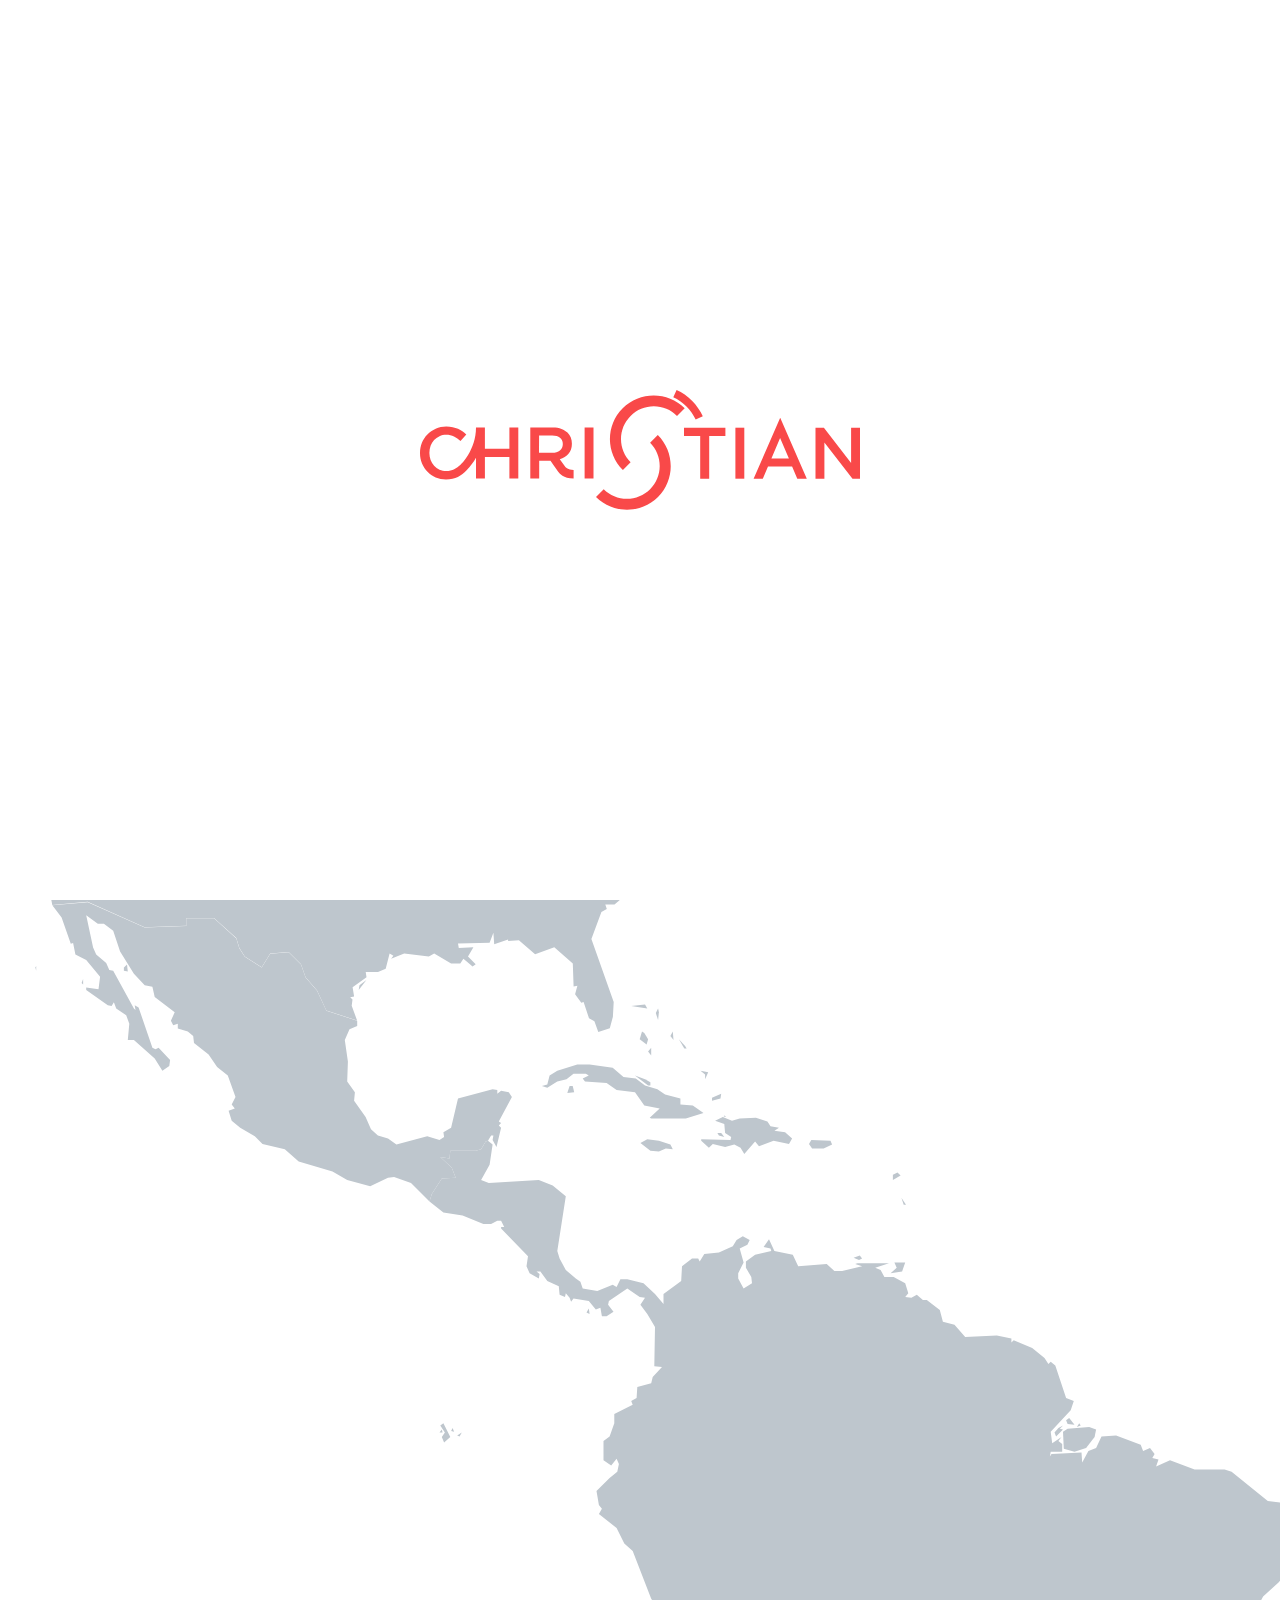
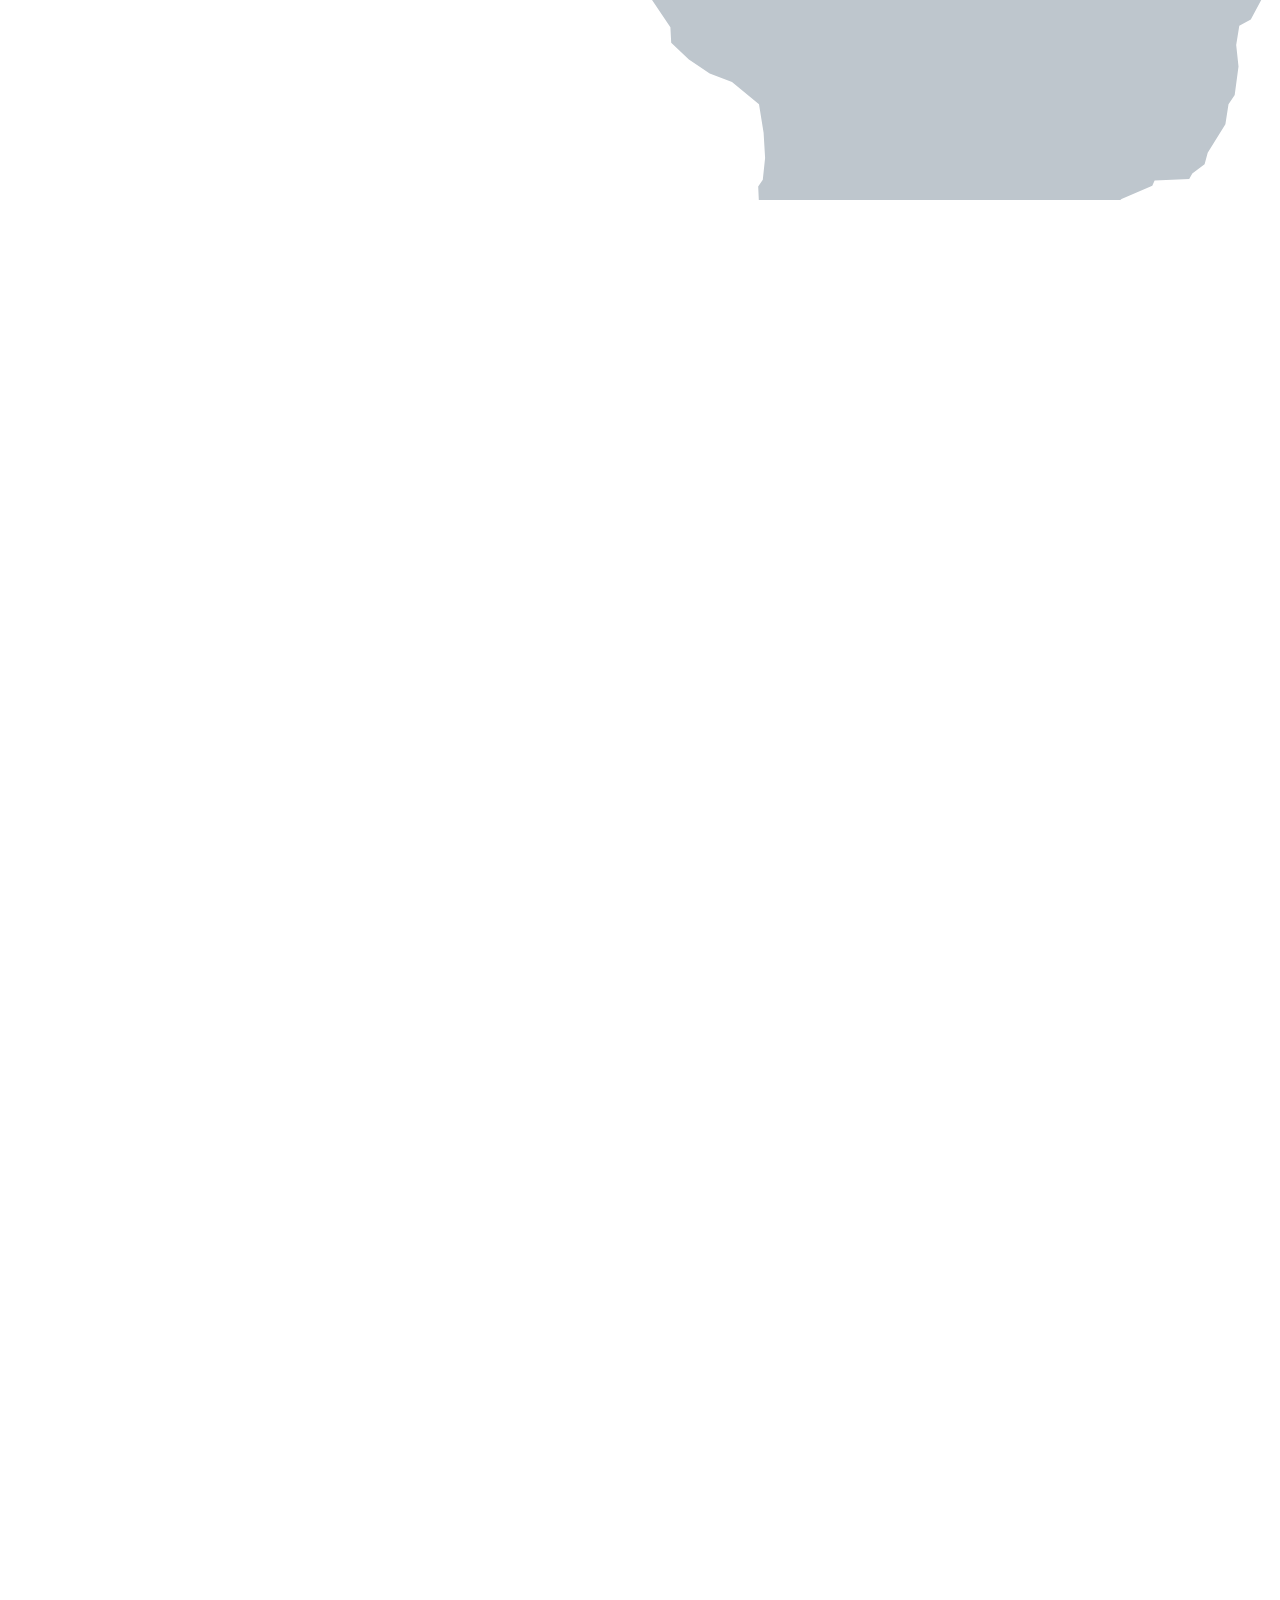
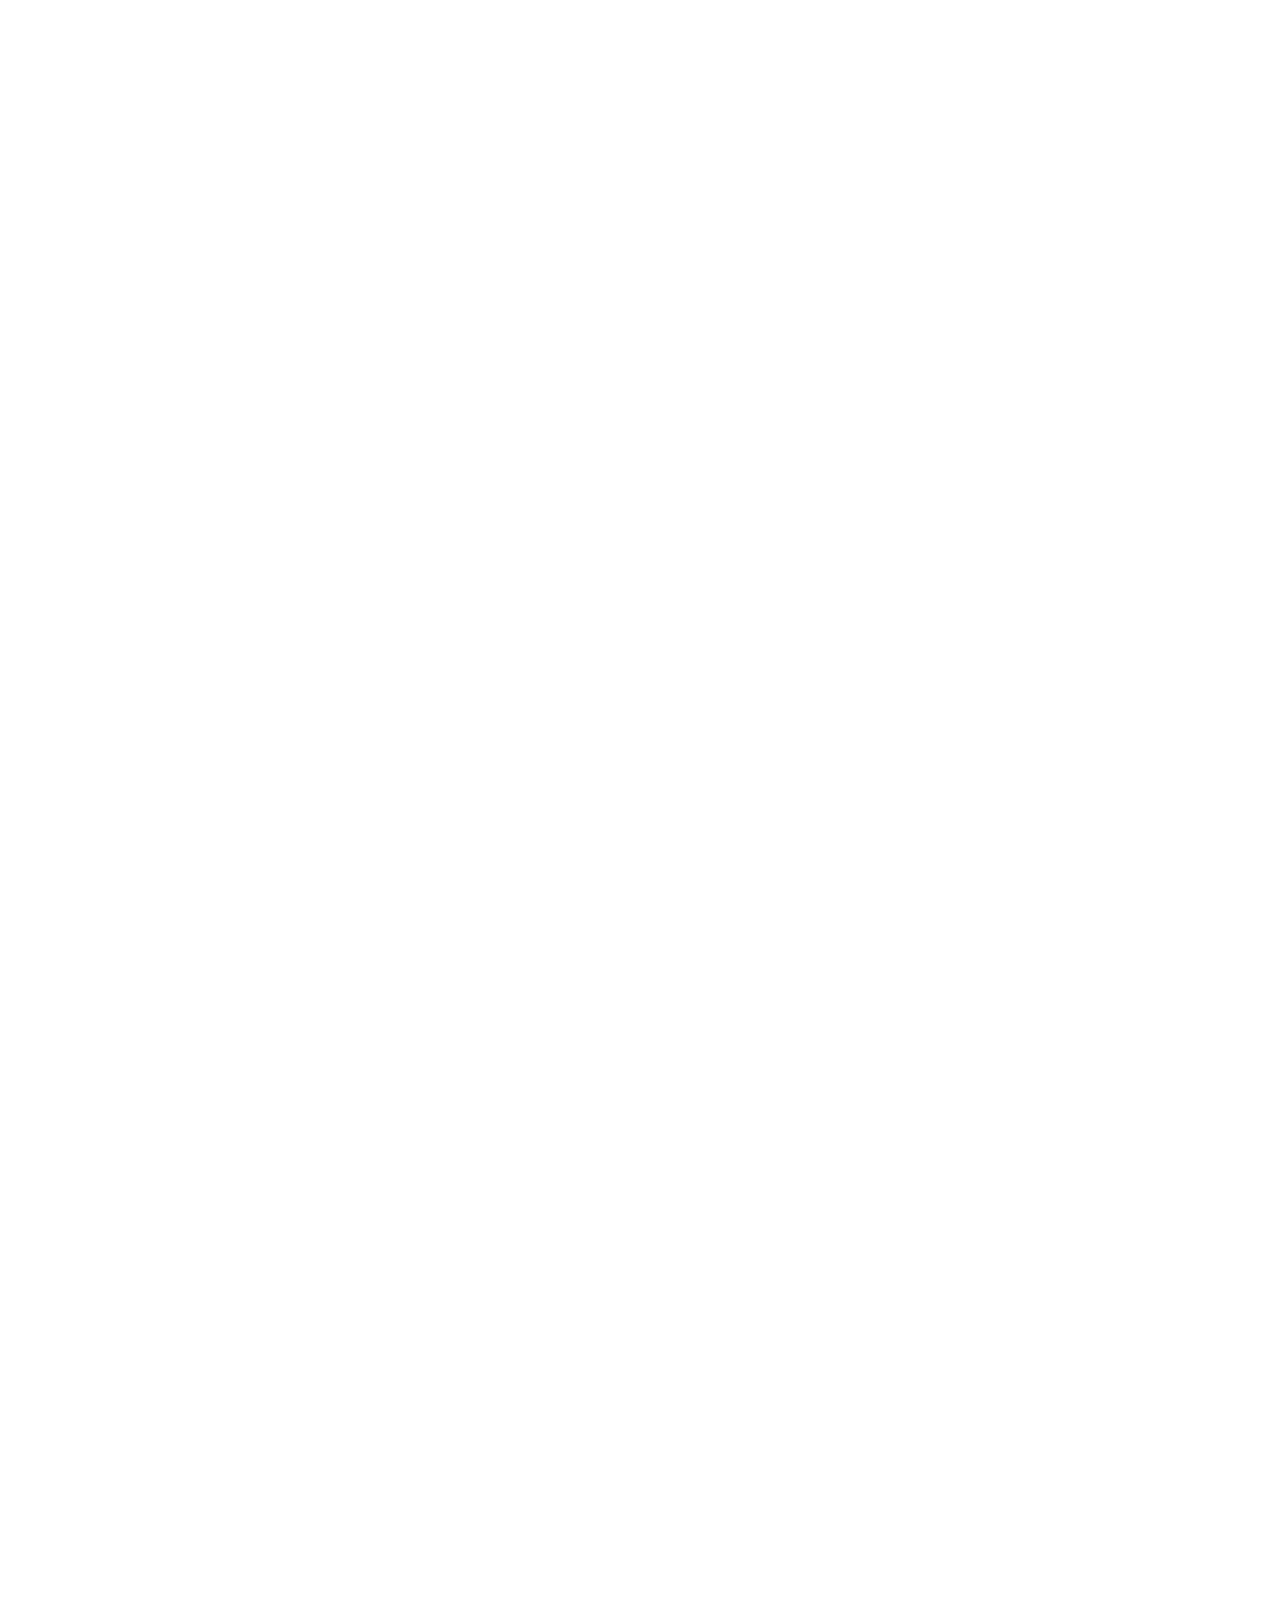
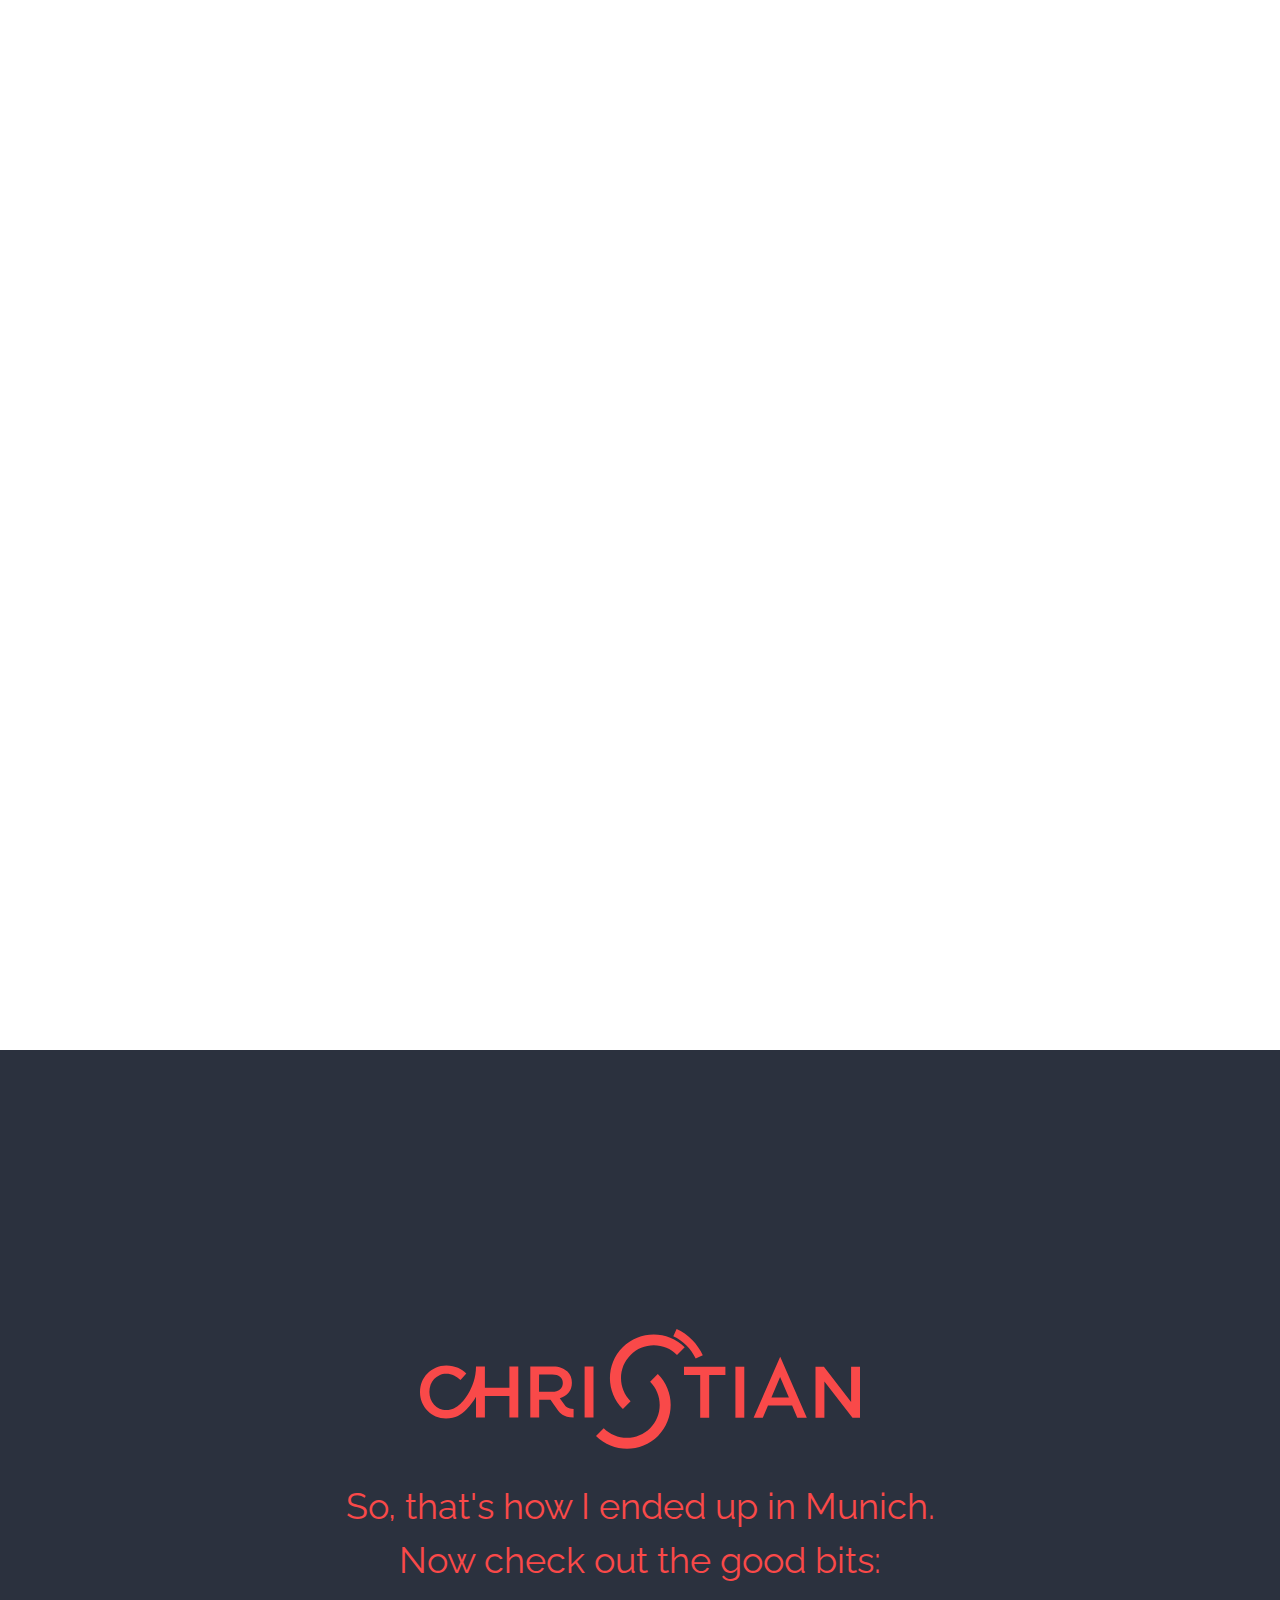
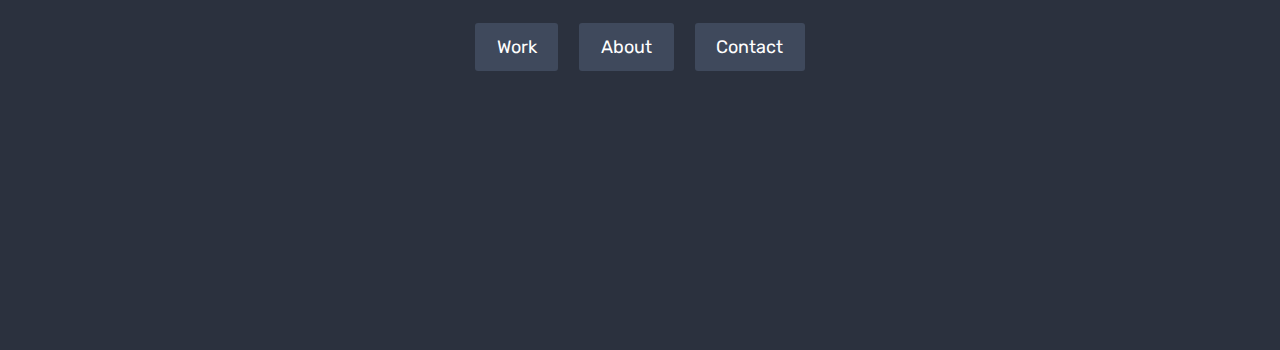
<file: index.html>
<!DOCTYPE html>
<html>
	<head>
		<meta charset="UTF-8">
		<meta name="viewport" content="initial scale=1, width=device-width, minimum-scale=1, maximum-scale=1">
		<link rel="icon" href="/img/favicon.png" />
		<title>Christian Cerda Österlind</title>
		
		<link rel="stylesheet" href="/styles/css/main.css">
		<link rel="stylesheet" href="/styles/css/animate.css">
		<link rel="stylesheet" href="/ionicons/ionicons.min.css">
	</head>
<body>
	
	<div class="wrapper">
		
		<nav class="navigation" role="navigation">
			<div class="burger">
				<span></span>
			</div>
			<div class="logo">
				<svg class="svg-logo" xmlns="http://www.w3.org/2000/svg" xmlns:xlink="http://www.w3.org/1999/xlink" version="1.1" id="Layer_1" x="0" y="0" width="440" height="120" viewBox="0 0 440 120" enable-background="new 0 0 440 120" xml:space="preserve">
					<path class="letter" d="M164.6 37.5h8.9v51h-8.9V37.5z"/>
					<path class="letter" d="M145.4 77.1l-4.9-6.8 -0.7-1.1c1.8-0.5 3.4-1.2 4.9-2.1s2.8-2 3.8-3.3c1.1-1.3 1.9-2.8 2.5-4.4 0.6-1.7 0.9-3.6 0.9-5.6v-0.1c0-2.2-0.4-4.3-1.1-6.1 -0.7-1.8-1.8-3.5-3.1-4.9 -1.7-1.6-3.7-2.9-6.2-3.8 -2.5-0.9-5.3-1.3-8.5-1.3h-22.7v51h8.9V70.7h11.3l3.1 4.5 4.8 6.7c0.8 1.1 5 6.6 15.2 6.6V80C147.9 80 145.7 77.5 145.4 77.1zM119.1 45.6h13.1c3.4 0 6 0.7 7.8 2.2 1.9 1.4 2.8 3.5 2.8 6.3v0.1c0 2.6-1 4.7-2.9 6.3 -1.9 1.5-4.5 2.3-7.7 2.3H119L119.1 45.6 119.1 45.6z"/>
					<path class="letter" d="M89.4 37.5v21.2H64.9V37.5H56c0 22.5-15.2 37-15.2 37 -2.2 2-4.4 3.6-6.6 4.8s-4.9 1.8-8 1.8c-2.4 0-4.6-0.5-6.7-1.4 -2.1-0.9-3.9-2.2-5.4-3.9s-2.7-3.6-3.5-5.8c-0.8-2.2-1.2-4.5-1.2-7v-0.2c0-2.5 0.4-4.8 1.2-7 0.8-2.2 2-4.1 3.5-5.7 1.5-1.7 3.3-3 5.4-3.9 2-0.9 4.3-1.4 6.7-1.4 2.9 0 5.5 0.5 7.8 1.7s4.5 2.7 6.5 4.6l5.8-6.6c-1.3-1.2-2.5-2.2-3.9-3.2 -1.3-1-2.8-1.8-4.4-2.5s-3.4-1.2-5.3-1.6c-1.9-0.4-4.1-0.6-6.4-0.6 -3.8 0-7.4 0.7-10.6 2.1 -3.2 1.4-6 3.3-8.3 5.7 -2.4 2.4-4.2 5.2-5.5 8.4C0.6 55.9 0 59.4 0 63v0.2c0 3.7 0.7 7.1 2 10.3 1.4 3.2 3.2 5.9 5.5 8.3 2.3 2.4 5 4.2 8.2 5.6 3.1 1.3 6.6 2 10.3 2 2.4 0 4.6-0.2 6.5-0.7 1.9-0.4 3.7-1 5.4-1.8 1.6-0.8 3.2-1.7 4.6-2.8 1.4-1.1 2.8-2.4 4.1-3.8 3.9-4.1 7-8.4 9.4-12.6v20.8h8.9V67h24.5v21.5h8.9v-51H89.4z"/>
					<path class="letter" d="M280.2 46H264v-8.3h41.4V46h-16.2v42.7h-9L280.2 46 280.2 46z"/>
					<path class="letter" d="M315.4 37.7h8.9v51h-8.9V37.7z"/>
					<path class="letter" d="M360.2 27.8l-26.6 60.9h9.2l5.2-12.3h24.1l5.2 12.3h9.5L360.2 27.8zM351.4 68.5l8.7-20.4 8.8 20.4H351.4z"/>
					<path class="letter" d="M395.6 37.7h8.3L431.1 73V37.7h8.9v51h-7.5l-28.1-36.3v36.3h-8.9v-51H395.6z"/>
					<path class="letter" d="M202.9 80l7.7-7.7c-6.2-6.2-9.6-14.5-9.6-23.2 0-8.8 3.4-17 9.6-23.2s14.5-9.6 23.2-9.6c8.8 0 17 3.4 23.2 9.6l7.7-7.7c-17.1-17.1-44.9-17.1-62 0S185.8 62.9 202.9 80z"/>
					<path class="letter" d="M237.8 45.1l-7.7 7.7c6.2 6.2 9.6 14.5 9.6 23.2 0 8.8-3.4 17-9.6 23.2 -6.2 6.2-14.5 9.6-23.2 9.6 -8.8 0-17-3.4-23.2-9.6l-7.7 7.7c17.1 17.1 44.9 17.1 62 0S254.9 62.2 237.8 45.1z"/>
					<path class="letter" d="M256.6 0.1l-3.3 7.1c4.8 2.2 9.3 5.3 13.2 9.2s7 8.4 9.2 13.2l7.1-3.3c-2.6-5.6-6.2-10.9-10.8-15.5C267.5 6.3 262.2 2.6 256.6 0.1z"/>
				</svg>
			</div>
			<ul>
				<li><a href="/work/">Work</a></li>
				<li><a href="/about/">About</a></li>
				<li><a href="/contact/">Contact</a></li>
			</ul>
		</nav>
		
		<header id="header" role="banner">
			
			<div class="staroftheshow">
				<h1>
					<span>Hi, my name is</span>
					<span class="logo">
						Christian Cerda Österlind.
						
						<svg class="svg-logo" version="1.1" id="Layer_1" xmlns="http://www.w3.org/2000/svg" xmlns:xlink="http://www.w3.org/1999/xlink" x="0px" y="0px" viewBox="0 0 440 120" enable-background="new 0 0 440 120" xml:space="preserve">
							<g class="left-half">
								<path class="letter" d="M164.6,37.5h8.9v51h-8.9V37.5z"/>
								<path class="letter" d="M145.4,77.1l-4.9-6.8l-0.7-1.1c1.8-0.5,3.4-1.2,4.9-2.1s2.8-2,3.8-3.3c1.1-1.3,1.9-2.8,2.5-4.4
									c0.6-1.7,0.9-3.6,0.9-5.6v-0.1c0-2.2-0.4-4.3-1.1-6.1c-0.7-1.8-1.8-3.5-3.1-4.9c-1.7-1.6-3.7-2.9-6.2-3.8
									c-2.5-0.9-5.3-1.3-8.5-1.3h-22.7v51h8.9V70.7h11.3l3.1,4.5l4.8,6.7c0.8,1.1,5,6.6,15.2,6.6V80C147.9,80,145.7,77.5,145.4,77.1z
									 M119.1,45.6h13.1c3.4,0,6,0.7,7.8,2.2c1.9,1.4,2.8,3.5,2.8,6.3v0.1c0,2.6-1,4.7-2.9,6.3c-1.9,1.5-4.5,2.3-7.7,2.3H119L119.1,45.6
									L119.1,45.6z"/>
								<path class="letter" d="M89.4,37.5v21.2H64.9V37.5H56c0,22.5-15.2,37-15.2,37c-2.2,2-4.4,3.6-6.6,4.8s-4.9,1.8-8,1.8
									c-2.4,0-4.6-0.5-6.7-1.4c-2.1-0.9-3.9-2.2-5.4-3.9s-2.7-3.6-3.5-5.8c-0.8-2.2-1.2-4.5-1.2-7v-0.2c0-2.5,0.4-4.8,1.2-7
									c0.8-2.2,2-4.1,3.5-5.7c1.5-1.7,3.3-3,5.4-3.9c2-0.9,4.3-1.4,6.7-1.4c2.9,0,5.5,0.5,7.8,1.7s4.5,2.7,6.5,4.6l5.8-6.6
									c-1.3-1.2-2.5-2.2-3.9-3.2c-1.3-1-2.8-1.8-4.4-2.5s-3.4-1.2-5.3-1.6c-1.9-0.4-4.1-0.6-6.4-0.6c-3.8,0-7.4,0.7-10.6,2.1
									c-3.2,1.4-6,3.3-8.3,5.7c-2.4,2.4-4.2,5.2-5.5,8.4C0.6,55.9,0,59.4,0,63v0.2c0,3.7,0.7,7.1,2,10.3c1.4,3.2,3.2,5.9,5.5,8.3
									c2.3,2.4,5,4.2,8.2,5.6c3.1,1.3,6.6,2,10.3,2c2.4,0,4.6-0.2,6.5-0.7c1.9-0.4,3.7-1,5.4-1.8c1.6-0.8,3.2-1.7,4.6-2.8
									c1.4-1.1,2.8-2.4,4.1-3.8c3.9-4.1,7-8.4,9.4-12.6v20.8h8.9V67h24.5v21.5h8.9v-51H89.4z"/>
							</g>
							<g class="right-half">
								<path class="letter" d="M280.2,46H264v-8.3h41.4V46h-16.2v42.7h-9L280.2,46L280.2,46z"/>
								<path class="letter" d="M315.4,37.7h8.9v51h-8.9V37.7z"/>
								<path class="letter" d="M395.6,37.7h8.3L431.1,73V37.7h8.9v51h-7.5l-28.1-36.3v36.3h-8.9v-51H395.6z"/>
								<path class="letter" d="M364.4,37.3l-4.2-9.5l-26.6,60.9h9.2l5.2-12.3h24.1l5.2,12.3h9.5L364.4,37.3z M351.4,68.5l8.7-20.4
									l8.8,20.4H351.4z"/>
							</g>
							<g class="the-s">
								<path class="letter c1" d="M202.7,18.2c-17.1,17.1-16.9,44.7,0.2,61.8l7.7-7.7c-6.2-6.2-9.6-14.5-9.6-23.2c0-8.8,3.4-17,9.6-23.2
									c6.2-6.2,14.5-9.6,23.2-9.6c8.8,0,17,3.4,23.2,9.6l7.7-7.7C247.6,1.1,219.8,1.1,202.7,18.2z"/>
								<path class="letter c2" d="M230.1,52.8c6.2,6.2,9.6,14.5,9.6,23.2c0,8.8-3.4,17-9.6,23.2c-6.2,6.2-14.5,9.6-23.2,9.6
									c-8.8,0-17-3.4-23.2-9.6l-7.7,7.7c17.1,17.1,44.9,17.1,62,0c17.1-17.1,16.9-44.7-0.2-61.8L230.1,52.8z"/>
								<path class="letter hat" d="M272,10.8c-4.5-4.5-9.8-8.2-15.4-10.7l-3.3,7.1c4.8,2.2,9.3,5.3,13.2,9.2c3.9,3.9,7,8.4,9.2,13.2l7.1-3.3
									C280.2,20.7,276.6,15.4,272,10.8z"/>
							</g>
						</svg>
						
					</span> 
					<span>I'm a web designer<br>& front-end developer</span>
				</h1>
			</div>
			
			<div class="invitation">
				<p>Like everybody else, I am a product of my past.</p>
				<div class="calltoaction">
					<a href="#cuernavaca" class="btn">Check out my brief history</a>
				</div>
			</div>
			
		</header>
		
		<main id="main">

			<div class="map fixed">
<!-- 			<div class="map open"> -->
				<div class="locator active">
<!-- 				<div class="locator active open norrkoping"> -->
					
					<div class="morph-content">
						<div class="cuernavaca">
							<div class="header">
								<p class="years">1989-2008</p>
								<h2>Cuernavaca, Mexico</h2>
							</div>
							<div class="location-info">
								<p>My journey begins here, the land of beautiful beaches, pyramids, tacos and mariachi.</p>

								<p>My mom came from Sweden, met my dad and the rest is history...</p>

								<p>I grew up here and chose <strong>Design and Architecture</strong> as an orientation in high school. From here I applied to University in Sweden.</p>
							</div>
							<div class="location-footer">
								<a href="#norrkoping" role="button" class="btn next-location">Continue</a>
							</div>
						</div>
						
						<div class="norrkoping">
							<div class="header">
								<p class="years">2008-2011</p>
								<h2>Norrköping, Sweden</h2>
							</div>
							<div class="location-info">
								<p>3 years of University life were spent here. Studying <a href="https://liu.se/utbildning/program/grafiskdesign?l=sv" target="_blank">Graphic Design & Communication <i class="ion-android-open"></i></a> at Linköping University and identifying a particular interest in web and interaction design, which I harvested during my studies by applying for volunteer jobs in the student union (Lintek) and other student volunteer posts around campus (more about them in <a href="/cv/">my CV</a>).</p>

								<p>Good times!</p>
							</div>
							<div class="location-footer">
								<a href="#stockholm" role="button" class="btn next-location">Continue</a>
							</div>
						</div>
						
						<div class="stockholm">
							<div class="header">
								<p class="years">2011-2013</p>
								<h2>Stockholm, Sweden</h2>
							</div>
							<div class="location-info">
								<p>I was lucky enough to land my first job right out of University as the head designer at <a href="http://occident.se/" target="_blank">Occident <i class="ion-android-open"></i></a>, where I’ve even improved my front-end, web design, and programming skills as well as project management and client contant.</p>

								<p>Our clients are in the healthcare and pharmaceutical business which has been very interesting for me, contact me if you wish to see some of the work I've done in this area.</p>
							</div>
							<div class="location-footer">
								<a href="#uppsala" role="button" class="btn next-location">Continue</a>
							</div>
						</div>
						
						<div class="uppsala">
							<div class="header">
								<p class="years">2013-2016</p>
								<h2>Uppsala, Sweden</h2>
							</div>
							<div class="location-info">
								<p>I won't lie. Finding a good living arrangement in Stockholm is hard.</p>
								<p>That is why I live and commute from Uppsala. Also, the fact that it is a student city is nice and nostalgic.</p>
							</div>
							<div class="location-footer">
								<a href="#munich" role="button" class="btn next-location">Continue</a>
							</div>
						</div>
						
						<div class="munich">
							<div class="header">
								<p class="years">2016</p>
								<h2>München, Deutschland</h2>
							</div>
							<div class="location-info">
								<p>It is time for a new adventure and learning a new language is definitely interesting.</p>
								<p>I've been to Munich a few times and really liked the culture and atmosphere.</p>
								<p>I'm currently learning German at a language school in the city <i class="ion-happy-outline"></i></p>
							</div>
							<div class="location-footer">
								<a href="#footer" role="button" class="btn next-location">Learn more</a>
							</div>
						</div>
					</div>
				</div>
				<canvas id="canvas" style="width: 100%;">
				
					
				</canvas>
			</div> <!-- END map -->
			
			<div class="scroll-target" id="cuernavaca"></div>
			<div class="scroll-target" id="norrkoping"></div>
			<div class="scroll-target" id="stockholm"></div>
			<div class="scroll-target" id="uppsala"></div>
			<div class="scroll-target" id="munich"></div>
			
		</main>
		
		<footer id="footer" class="footer index-footer">
			
			<div class="logo">
				<svg class="svg-logo" xmlns="http://www.w3.org/2000/svg" xmlns:xlink="http://www.w3.org/1999/xlink" version="1.1" id="Layer_1" x="0" y="0" width="440" height="120" viewBox="0 0 440 120" enable-background="new 0 0 440 120" xml:space="preserve">
					<path class="letter" d="M164.6 37.5h8.9v51h-8.9V37.5z"/>
					<path class="letter" d="M145.4 77.1l-4.9-6.8 -0.7-1.1c1.8-0.5 3.4-1.2 4.9-2.1s2.8-2 3.8-3.3c1.1-1.3 1.9-2.8 2.5-4.4 0.6-1.7 0.9-3.6 0.9-5.6v-0.1c0-2.2-0.4-4.3-1.1-6.1 -0.7-1.8-1.8-3.5-3.1-4.9 -1.7-1.6-3.7-2.9-6.2-3.8 -2.5-0.9-5.3-1.3-8.5-1.3h-22.7v51h8.9V70.7h11.3l3.1 4.5 4.8 6.7c0.8 1.1 5 6.6 15.2 6.6V80C147.9 80 145.7 77.5 145.4 77.1zM119.1 45.6h13.1c3.4 0 6 0.7 7.8 2.2 1.9 1.4 2.8 3.5 2.8 6.3v0.1c0 2.6-1 4.7-2.9 6.3 -1.9 1.5-4.5 2.3-7.7 2.3H119L119.1 45.6 119.1 45.6z"/>
					<path class="letter" d="M89.4 37.5v21.2H64.9V37.5H56c0 22.5-15.2 37-15.2 37 -2.2 2-4.4 3.6-6.6 4.8s-4.9 1.8-8 1.8c-2.4 0-4.6-0.5-6.7-1.4 -2.1-0.9-3.9-2.2-5.4-3.9s-2.7-3.6-3.5-5.8c-0.8-2.2-1.2-4.5-1.2-7v-0.2c0-2.5 0.4-4.8 1.2-7 0.8-2.2 2-4.1 3.5-5.7 1.5-1.7 3.3-3 5.4-3.9 2-0.9 4.3-1.4 6.7-1.4 2.9 0 5.5 0.5 7.8 1.7s4.5 2.7 6.5 4.6l5.8-6.6c-1.3-1.2-2.5-2.2-3.9-3.2 -1.3-1-2.8-1.8-4.4-2.5s-3.4-1.2-5.3-1.6c-1.9-0.4-4.1-0.6-6.4-0.6 -3.8 0-7.4 0.7-10.6 2.1 -3.2 1.4-6 3.3-8.3 5.7 -2.4 2.4-4.2 5.2-5.5 8.4C0.6 55.9 0 59.4 0 63v0.2c0 3.7 0.7 7.1 2 10.3 1.4 3.2 3.2 5.9 5.5 8.3 2.3 2.4 5 4.2 8.2 5.6 3.1 1.3 6.6 2 10.3 2 2.4 0 4.6-0.2 6.5-0.7 1.9-0.4 3.7-1 5.4-1.8 1.6-0.8 3.2-1.7 4.6-2.8 1.4-1.1 2.8-2.4 4.1-3.8 3.9-4.1 7-8.4 9.4-12.6v20.8h8.9V67h24.5v21.5h8.9v-51H89.4z"/>
					<path class="letter" d="M280.2 46H264v-8.3h41.4V46h-16.2v42.7h-9L280.2 46 280.2 46z"/>
					<path class="letter" d="M315.4 37.7h8.9v51h-8.9V37.7z"/>
					<path class="letter" d="M360.2 27.8l-26.6 60.9h9.2l5.2-12.3h24.1l5.2 12.3h9.5L360.2 27.8zM351.4 68.5l8.7-20.4 8.8 20.4H351.4z"/>
					<path class="letter" d="M395.6 37.7h8.3L431.1 73V37.7h8.9v51h-7.5l-28.1-36.3v36.3h-8.9v-51H395.6z"/>
					<path class="letter" d="M202.9 80l7.7-7.7c-6.2-6.2-9.6-14.5-9.6-23.2 0-8.8 3.4-17 9.6-23.2s14.5-9.6 23.2-9.6c8.8 0 17 3.4 23.2 9.6l7.7-7.7c-17.1-17.1-44.9-17.1-62 0S185.8 62.9 202.9 80z"/>
					<path class="letter" d="M237.8 45.1l-7.7 7.7c6.2 6.2 9.6 14.5 9.6 23.2 0 8.8-3.4 17-9.6 23.2 -6.2 6.2-14.5 9.6-23.2 9.6 -8.8 0-17-3.4-23.2-9.6l-7.7 7.7c17.1 17.1 44.9 17.1 62 0S254.9 62.2 237.8 45.1z"/>
					<path class="letter" d="M256.6 0.1l-3.3 7.1c4.8 2.2 9.3 5.3 13.2 9.2s7 8.4 9.2 13.2l7.1-3.3c-2.6-5.6-6.2-10.9-10.8-15.5C267.5 6.3 262.2 2.6 256.6 0.1z"/>
				</svg>
			</div>
			<p>So, that's how I ended up in Munich.<br>Now check out the good bits:</p>
			<ul class="footer-nav">
				<li><a href="/work/">Work</a></li>
				<li><a href="/about/">About</a></li>
				<li><a href="/contact/">Contact</a></li>
			</ul>
			
			<div class="credits">
				<button type="button" class="credit-toggle ion-information-circled"></button>
				<div class="credit-dropdown">
					<p><strong>Credit where credit is due.</strong> Much of this website would not have been possible without the help of my dear friend and talented programmer <a href="http://danieltrevino.se/" target="_blank" class="nowrap">Daniel Treviño <span class="ion-android-open"></span></a></p>
				</div>
			</div>
			
		</footer>
	</div>
	
	<div class="scroll-icon"></div>
	
	<div class="nicer-splash">
		<div class="logo" href="/">
			<svg class="svg-logo" xmlns="http://www.w3.org/2000/svg" xmlns:xlink="http://www.w3.org/1999/xlink" version="1.1" id="Layer_1" x="0" y="0" width="440" height="120" viewBox="0 0 440 120" enable-background="new 0 0 440 120" xml:space="preserve">
				<path class="letter" d="M164.6 37.5h8.9v51h-8.9V37.5z"/>
				<path class="letter" d="M145.4 77.1l-4.9-6.8 -0.7-1.1c1.8-0.5 3.4-1.2 4.9-2.1s2.8-2 3.8-3.3c1.1-1.3 1.9-2.8 2.5-4.4 0.6-1.7 0.9-3.6 0.9-5.6v-0.1c0-2.2-0.4-4.3-1.1-6.1 -0.7-1.8-1.8-3.5-3.1-4.9 -1.7-1.6-3.7-2.9-6.2-3.8 -2.5-0.9-5.3-1.3-8.5-1.3h-22.7v51h8.9V70.7h11.3l3.1 4.5 4.8 6.7c0.8 1.1 5 6.6 15.2 6.6V80C147.9 80 145.7 77.5 145.4 77.1zM119.1 45.6h13.1c3.4 0 6 0.7 7.8 2.2 1.9 1.4 2.8 3.5 2.8 6.3v0.1c0 2.6-1 4.7-2.9 6.3 -1.9 1.5-4.5 2.3-7.7 2.3H119L119.1 45.6 119.1 45.6z"/>
				<path class="letter" d="M89.4 37.5v21.2H64.9V37.5H56c0 22.5-15.2 37-15.2 37 -2.2 2-4.4 3.6-6.6 4.8s-4.9 1.8-8 1.8c-2.4 0-4.6-0.5-6.7-1.4 -2.1-0.9-3.9-2.2-5.4-3.9s-2.7-3.6-3.5-5.8c-0.8-2.2-1.2-4.5-1.2-7v-0.2c0-2.5 0.4-4.8 1.2-7 0.8-2.2 2-4.1 3.5-5.7 1.5-1.7 3.3-3 5.4-3.9 2-0.9 4.3-1.4 6.7-1.4 2.9 0 5.5 0.5 7.8 1.7s4.5 2.7 6.5 4.6l5.8-6.6c-1.3-1.2-2.5-2.2-3.9-3.2 -1.3-1-2.8-1.8-4.4-2.5s-3.4-1.2-5.3-1.6c-1.9-0.4-4.1-0.6-6.4-0.6 -3.8 0-7.4 0.7-10.6 2.1 -3.2 1.4-6 3.3-8.3 5.7 -2.4 2.4-4.2 5.2-5.5 8.4C0.6 55.9 0 59.4 0 63v0.2c0 3.7 0.7 7.1 2 10.3 1.4 3.2 3.2 5.9 5.5 8.3 2.3 2.4 5 4.2 8.2 5.6 3.1 1.3 6.6 2 10.3 2 2.4 0 4.6-0.2 6.5-0.7 1.9-0.4 3.7-1 5.4-1.8 1.6-0.8 3.2-1.7 4.6-2.8 1.4-1.1 2.8-2.4 4.1-3.8 3.9-4.1 7-8.4 9.4-12.6v20.8h8.9V67h24.5v21.5h8.9v-51H89.4z"/>
				<path class="letter" d="M280.2 46H264v-8.3h41.4V46h-16.2v42.7h-9L280.2 46 280.2 46z"/>
				<path class="letter" d="M315.4 37.7h8.9v51h-8.9V37.7z"/>
				<path class="letter" d="M360.2 27.8l-26.6 60.9h9.2l5.2-12.3h24.1l5.2 12.3h9.5L360.2 27.8zM351.4 68.5l8.7-20.4 8.8 20.4H351.4z"/>
				<path class="letter" d="M395.6 37.7h8.3L431.1 73V37.7h8.9v51h-7.5l-28.1-36.3v36.3h-8.9v-51H395.6z"/>
				<path class="letter" d="M202.9 80l7.7-7.7c-6.2-6.2-9.6-14.5-9.6-23.2 0-8.8 3.4-17 9.6-23.2s14.5-9.6 23.2-9.6c8.8 0 17 3.4 23.2 9.6l7.7-7.7c-17.1-17.1-44.9-17.1-62 0S185.8 62.9 202.9 80z"/>
				<path class="letter" d="M237.8 45.1l-7.7 7.7c6.2 6.2 9.6 14.5 9.6 23.2 0 8.8-3.4 17-9.6 23.2 -6.2 6.2-14.5 9.6-23.2 9.6 -8.8 0-17-3.4-23.2-9.6l-7.7 7.7c17.1 17.1 44.9 17.1 62 0S254.9 62.2 237.8 45.1z"/>
				<path class="letter" d="M256.6 0.1l-3.3 7.1c4.8 2.2 9.3 5.3 13.2 9.2s7 8.4 9.2 13.2l7.1-3.3c-2.6-5.6-6.2-10.9-10.8-15.5C267.5 6.3 262.2 2.6 256.6 0.1z"/>
			</svg>
		</div>
	</div>
	
	<script src="/js/jquery-1.12.0.min.js"></script>
	<script src="/js/min/frontpage.min.js"></script>
	<script src="/js/canvas.js"></script>
	<script src="/js/scrollSpeed.js"></script>
</body>
</html>
</file>
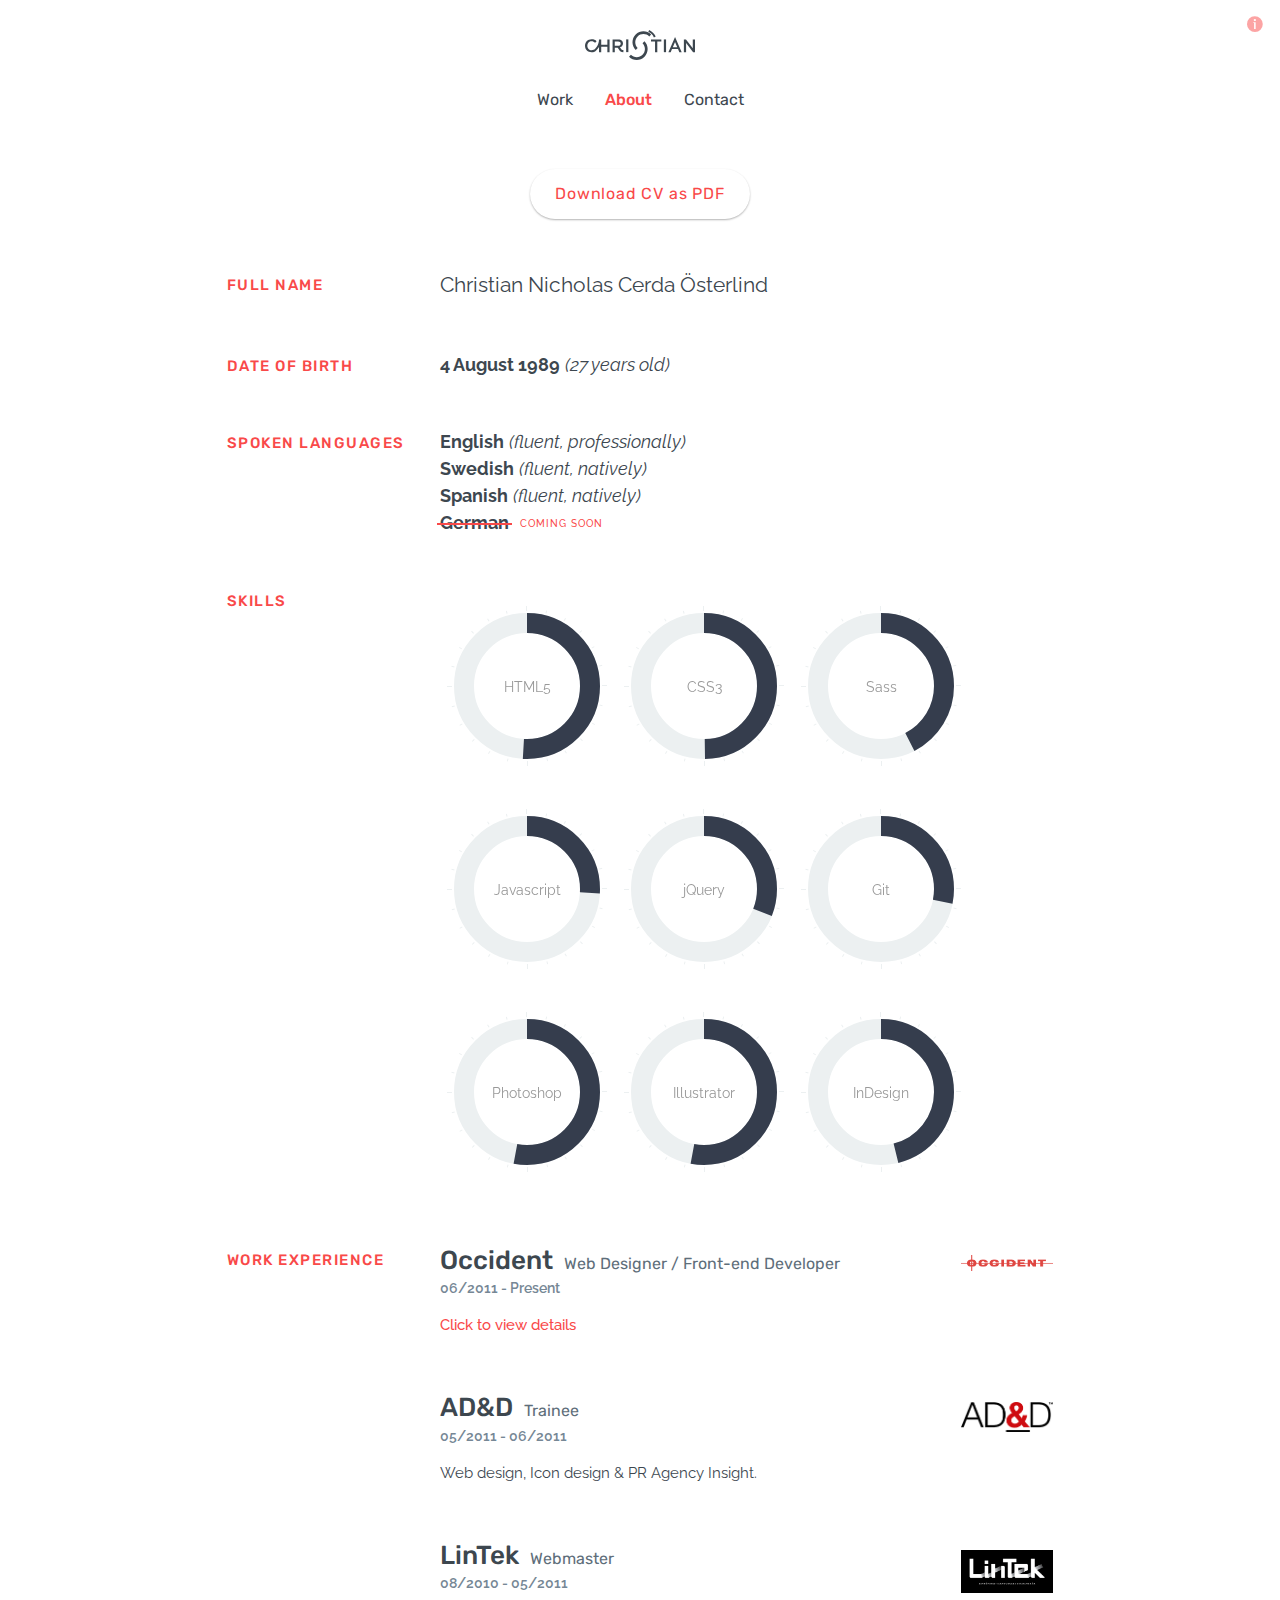
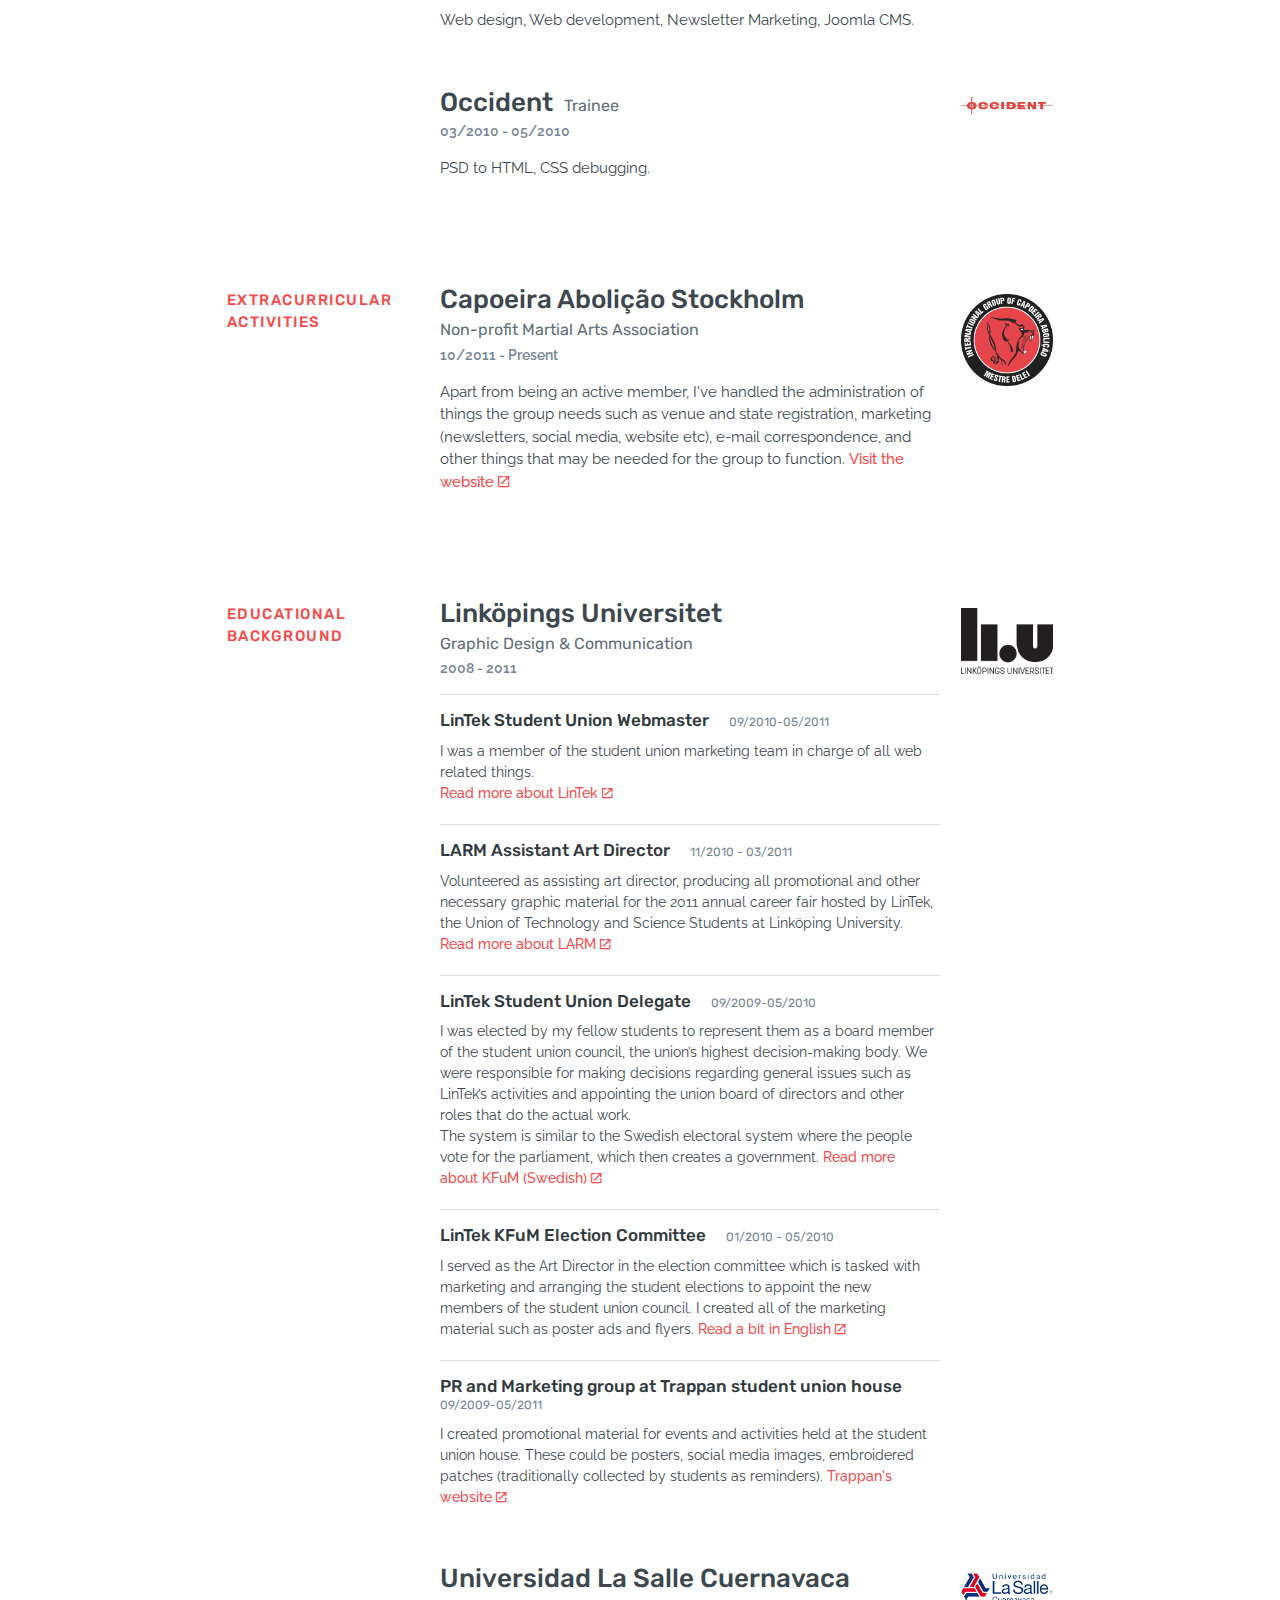
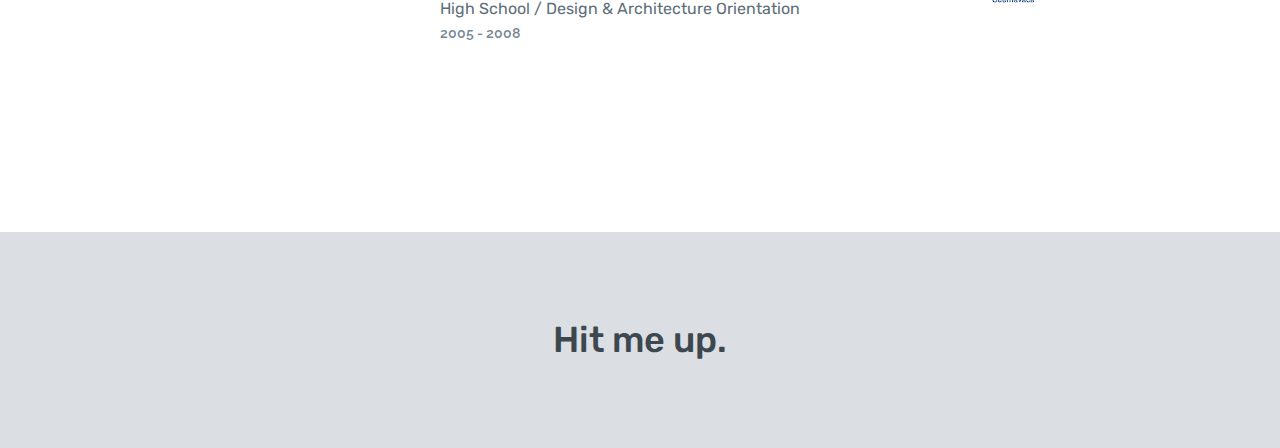
<file: about/index.html>
<!DOCTYPE html>
<html>
	<head>
		<meta charset="UTF-8">
		<meta name="viewport" content="initial scale=1, width=device-width, minimum-scale=1, maximum-scale=1">
		<link rel="icon" href="/img/favicon.png" />
		<title>Christian Cerda Österlind</title>
		
		<link rel="stylesheet" href="/styles/css/main.css">
		<link rel="stylesheet" href="/styles/css/inner.css">
		<link rel="stylesheet" href="/styles/css/animate.css">
		<link rel="stylesheet" href="/ionicons/ionicons.min.css">
	</head>
<body>
	
	<div class="wrapper inner">
		
		<header id="header" class="inner" role="banner">
			
			<div class="header-top">
				<a class="logo" href="/">
					<svg class="svg-logo" xmlns="http://www.w3.org/2000/svg" xmlns:xlink="http://www.w3.org/1999/xlink" version="1.1" id="Layer_1" x="0" y="0" width="440" height="120" viewBox="0 0 440 120" enable-background="new 0 0 440 120" xml:space="preserve">
						<path class="letter" d="M164.6 37.5h8.9v51h-8.9V37.5z"/>
						<path class="letter" d="M145.4 77.1l-4.9-6.8 -0.7-1.1c1.8-0.5 3.4-1.2 4.9-2.1s2.8-2 3.8-3.3c1.1-1.3 1.9-2.8 2.5-4.4 0.6-1.7 0.9-3.6 0.9-5.6v-0.1c0-2.2-0.4-4.3-1.1-6.1 -0.7-1.8-1.8-3.5-3.1-4.9 -1.7-1.6-3.7-2.9-6.2-3.8 -2.5-0.9-5.3-1.3-8.5-1.3h-22.7v51h8.9V70.7h11.3l3.1 4.5 4.8 6.7c0.8 1.1 5 6.6 15.2 6.6V80C147.9 80 145.7 77.5 145.4 77.1zM119.1 45.6h13.1c3.4 0 6 0.7 7.8 2.2 1.9 1.4 2.8 3.5 2.8 6.3v0.1c0 2.6-1 4.7-2.9 6.3 -1.9 1.5-4.5 2.3-7.7 2.3H119L119.1 45.6 119.1 45.6z"/>
						<path class="letter" d="M89.4 37.5v21.2H64.9V37.5H56c0 22.5-15.2 37-15.2 37 -2.2 2-4.4 3.6-6.6 4.8s-4.9 1.8-8 1.8c-2.4 0-4.6-0.5-6.7-1.4 -2.1-0.9-3.9-2.2-5.4-3.9s-2.7-3.6-3.5-5.8c-0.8-2.2-1.2-4.5-1.2-7v-0.2c0-2.5 0.4-4.8 1.2-7 0.8-2.2 2-4.1 3.5-5.7 1.5-1.7 3.3-3 5.4-3.9 2-0.9 4.3-1.4 6.7-1.4 2.9 0 5.5 0.5 7.8 1.7s4.5 2.7 6.5 4.6l5.8-6.6c-1.3-1.2-2.5-2.2-3.9-3.2 -1.3-1-2.8-1.8-4.4-2.5s-3.4-1.2-5.3-1.6c-1.9-0.4-4.1-0.6-6.4-0.6 -3.8 0-7.4 0.7-10.6 2.1 -3.2 1.4-6 3.3-8.3 5.7 -2.4 2.4-4.2 5.2-5.5 8.4C0.6 55.9 0 59.4 0 63v0.2c0 3.7 0.7 7.1 2 10.3 1.4 3.2 3.2 5.9 5.5 8.3 2.3 2.4 5 4.2 8.2 5.6 3.1 1.3 6.6 2 10.3 2 2.4 0 4.6-0.2 6.5-0.7 1.9-0.4 3.7-1 5.4-1.8 1.6-0.8 3.2-1.7 4.6-2.8 1.4-1.1 2.8-2.4 4.1-3.8 3.9-4.1 7-8.4 9.4-12.6v20.8h8.9V67h24.5v21.5h8.9v-51H89.4z"/>
						<path class="letter" d="M280.2 46H264v-8.3h41.4V46h-16.2v42.7h-9L280.2 46 280.2 46z"/>
						<path class="letter" d="M315.4 37.7h8.9v51h-8.9V37.7z"/>
						<path class="letter" d="M360.2 27.8l-26.6 60.9h9.2l5.2-12.3h24.1l5.2 12.3h9.5L360.2 27.8zM351.4 68.5l8.7-20.4 8.8 20.4H351.4z"/>
						<path class="letter" d="M395.6 37.7h8.3L431.1 73V37.7h8.9v51h-7.5l-28.1-36.3v36.3h-8.9v-51H395.6z"/>
						<path class="letter" d="M202.9 80l7.7-7.7c-6.2-6.2-9.6-14.5-9.6-23.2 0-8.8 3.4-17 9.6-23.2s14.5-9.6 23.2-9.6c8.8 0 17 3.4 23.2 9.6l7.7-7.7c-17.1-17.1-44.9-17.1-62 0S185.8 62.9 202.9 80z"/>
						<path class="letter" d="M237.8 45.1l-7.7 7.7c6.2 6.2 9.6 14.5 9.6 23.2 0 8.8-3.4 17-9.6 23.2 -6.2 6.2-14.5 9.6-23.2 9.6 -8.8 0-17-3.4-23.2-9.6l-7.7 7.7c17.1 17.1 44.9 17.1 62 0S254.9 62.2 237.8 45.1z"/>
						<path class="letter" d="M256.6 0.1l-3.3 7.1c4.8 2.2 9.3 5.3 13.2 9.2s7 8.4 9.2 13.2l7.1-3.3c-2.6-5.6-6.2-10.9-10.8-15.5C267.5 6.3 262.2 2.6 256.6 0.1z"/>
					</svg>
				</a>
				
				<nav class="nav" role="navigation">
					<ul>
						<li><a href="/work/">Work</a></li>
						<li class="active"><a href="/about/">About</a></li>
						<li><a href="/contact/">Contact</a></li>
					</ul>
				</nav>
			</div>
			
		</header>
		
		<main id="main" class="inner">
			
			<div class="grid-row">
				<div class="col-md-10 col-md-offset-1">
					
					<div class="grid-row cv-blocks">
						<div class="col-sm-12">
							<p style="text-align: center">
								<a class="btn" href="/docs/cv_christianosterlind.pdf" download>Download CV as PDF</a>
							</p>
						</div>
					</div>
					<div class="grid-row cv-blocks">
						<div class="col-sm-3">
							<p class="small-label">Full name</p>
						</div>
						<div class="col-sm-9">
							<p class="lead">Christian Nicholas Cerda Österlind</p>
						</div>
					</div>
					<div class="grid-row cv-blocks">
						<div class="col-sm-3">
							<p class="small-label">Date of Birth</p>
						</div>
						<div class="col-sm-9">
							<p><strong>4 August 1989</strong> <span class="nowrap"><em>(27 years old)</em></span></p>
						</div>
					</div>
					<div class="grid-row cv-blocks">
						<div class="col-sm-3">
							<p class="small-label">Spoken Languages</p>
						</div>
						<div class="col-sm-9">
							<p>
								<strong>English</strong> <em>(fluent, professionally)</em><br>
								<strong>Swedish</strong> <em>(fluent, natively)</em><br>
								<strong>Spanish</strong> <em>(fluent, natively)</em><br>
								<span class="upcoming"><strong>German</strong></span>
							</p>
						</div>
					</div>
					<div class="grid-row cv-blocks">
						<div class="col-sm-3">
							<p class="small-label">Skills</p>
						</div>
						<div class="col-sm-9">
							<div class="chart" data-percent="90"><span>HTML5</span></div>
							<div class="chart" data-percent="88"><span>CSS3</span></div>
							<div class="chart" data-percent="75"><span>Sass</span></div>
							<div class="chart" data-percent="46"><span>Javascript</span></div>
							<div class="chart" data-percent="55"><span>jQuery</span></div>
							<div class="chart" data-percent="50"><span>Git</span></div>
							<div class="chart" data-percent="94"><span>Photoshop</span></div>
							<div class="chart" data-percent="94"><span>Illustrator</span></div>
							<div class="chart" data-percent="82"><span>InDesign</span></div>
						</div>
					</div>
					<div class="grid-row cv-blocks">
						<div class="col-sm-3">
							<p class="small-label">Work Experience</p>
						</div>
						<div class="col-sm-9">
							<article class="position">
								<div>
									<div class="details">
										<div class="header">
											<div class="name">
												<h1>Occident</h1>
											</div>
											<div class="role">
												<p>Web Designer / Front-end Developer</p>
											</div>
											<div class="period">
												<p>06/2011 - Present</p>
											</div>
										</div>
										<div class="description">
											<p><a href="#" class="showmore">Click to view details</a></p>
											<div class="activity hidden">
												<h2>Tools and Languages<br>&nbsp;</h2>
												<div class="grid-row">
													<div class="col-sm-6">
														<ul>
															<li>HTML</li>
															<li>CSS</li>
															<li>Javascript</li>
															<li>jQuery</li>
															<li>Git</li>
														</ul>
													</div>
													<div class="col-sm-6">
														<ul>
															<li>Wordpress</li>
															<li>Photoshop</li>
															<li>Illustrator</li>
															<li>InDesign</li>
															<li>Flash</li>
														</ul>
													</div>
												</div>
												<h2>Assignments<br>&nbsp;</h2>
												<div class="grid-row">
													<div class="col-sm-6">
														<ul>
															<li>Web Design</li>
															<li>Front-end Development</li>
															<li>Interaction Design</li>
															<li>User Interface Design</li>
															<li>Graphic Design</li>
															<li>Digital Typography</li>
															<li>CMS Strategic Integration</li>
														</ul>	
													</div>
													<div class="col-sm-6">
														<ul>
															<li>Newsletter design & build</li>
															<li>Logo Design</li>
															<li>Photography</li>
															<li>Illustration</li>
															<li>Print Design</li>
															<li>Content Strategy</li>
															<li>CMS Design</li>
														</ul>	
													</div>
												</div>
											</div>
										</div>
									</div>
									<div class="logo">
										<img src="/img/content/occident-logo.png" alt="Occident logo">
									</div>
								</div>
							</article>
							<article class="position">
								<div>
									<div class="details">
										<div class="header">
											<div class="name">
												<h1>AD&D</h1>
											</div>
											<div class="role">
												<p>Trainee</p>
											</div>
											<div class="period">
												<p>05/2011 - 06/2011</p>
											</div>
										</div>
										<div class="description">
											<p>Web design, Icon design & PR Agency Insight.</p>
										</div>
									</div>
									<div class="logo">
										<img src="/img/content/adnd-logo.png" alt="AD&D logo">
									</div>
								</div>
							</article>
							<article class="position">
								<div>
									<div class="details">
										<div class="header">
											<div class="name">
												<h1>LinTek</h1>
											</div>
											<div class="role">
												<p>Webmaster</p>
											</div>
											<div class="period">
												<p>08/2010 - 05/2011</p>
											</div>
										</div>
										<div class="description">
											<p>Web design, Web development, Newsletter Marketing, <span class="nowrap">Joomla CMS</span>.</p>
										</div>
									</div>
									<div class="logo">
										<img src="/img/content/lintek-logo.png" alt="LinTek logo">
									</div>
								</div>
							</article>
							<article class="position">
								<div>
									<div class="details">
										<div class="header">
											<div class="name">
												<h1>Occident</h1>
											</div>
											<div class="role">
												<p>Trainee</p>
											</div>
											<div class="period">
												<p>03/2010 - 05/2010</p>
											</div>
										</div>
										<div class="description">
											<p>PSD to HTML, CSS debugging.</p>
										</div>
									</div>
									<div class="logo">
										<img src="/img/content/occident-logo.png" alt="Occident logo">
									</div>
								</div>
							</article>
						</div>
					</div>
					<div class="grid-row cv-blocks">
						<div class="col-sm-3">
							<p class="small-label">Extracurricular Activities</p>
						</div>
						<div class="col-sm-9">
							<article class="position">
								<div>
									<div class="details">
										<div class="header">
											<div class="name">
												<h1>Capoeira Abolição Stockholm</h1>
											</div>
											<div class="role">
												<p>Non-profit Martial Arts Association</p>
											</div>
											<div class="period">
												<p>10/2011 - Present</p>
											</div>
										</div>
										<div class="description">
											<p>Apart from being an active member, I've handled the administration of things the group needs such as venue and state registration, marketing (newsletters, social media, website etc), e-mail correspondence, and other things that may be needed for the group to function. <a href="http://capoeiraabolicao.se" target="_blank">Visit the <span class="nowrap">website <i class="ion-android-open"></i></span></a></p>
										</div>
									</div>
									<div class="logo">
										<img src="/img/content/abolicao-logo.png" alt="Capoeira Abolicao logo">
									</div>
								</div>
							</article>
						</div>
					</div>
					<div class="grid-row cv-blocks">
						<div class="col-sm-3">
							<p class="small-label">Educational Background</p>
						</div>
						<div class="col-sm-9">
							<article class="position education">
								<div>
									<div class="details">
										<div class="header">
											<div class="name">
												<h1>Linköpings Universitet</h1>
											</div>
											<div class="role">
												<p>Graphic Design & Communication</p>
											</div>
											<div class="period">
												<p>2008 - 2011</p>
											</div>
										</div>
										<div class="description">
											<div class="activity">
												<h2>LinTek Student Union Webmaster</h2>
												<p class="period">09/2010-05/2011</p>
												<p>I was a member of the student union marketing team in charge of all web related things.<br><a href="http://international.lintek.liu.se/" target="_blank">Read more about <span class="nowrap">LinTek <i class="ion-android-open"></i></span></a></p>
											</div>
											<div class="activity">
												<h2>LARM Assistant Art Director</h2>
												<p class="period">11/2010 - 03/2011</p>
												<p>Volunteered as assisting art director, producing all promotional and other necessary graphic material for the 2011 annual career fair hosted by LinTek, the Union of Technology and Science Students at Linköping University. <a href="http://larmdagarna.se/english/about-larm/" target="_blank">Read more about <span class="nowrap">LARM <i class="ion-android-open"></i></span></a></p>
											</div>
											<div class="activity">
												<h2>LinTek Student Union Delegate</h2>
												<p class="period">09/2009-05/2010</p>
												<p>I was elected by my fellow students to represent them as a board member of the student union council, the union’s highest decision-making body. We were responsible for making decisions regarding general issues such as LinTek’s activities and appointing the union board of directors and other roles that do the actual work.<br>The system is similar to the Swedish electoral system where the people vote for the parliament, which then creates a government. <a href="http://lintek.liu.se/om-lintek-2/organisationen/karfullmaektige/" target="_blank">Read more about KFuM <span class="nowrap">(Swedish) <i class="ion-android-open"></i></span></a></p>
											</div>
											<div class="activity">
												<h2>LinTek KFuM Election Committee</h2>
												<p class="period">01/2010 - 05/2010</p>
												<p>I served as the Art Director in the election committee which is tasked with marketing and arranging the student elections to appoint the new members of the student union council. I created all of the marketing material such as poster ads and flyers. <a href="http://international.lintek.liu.se/about-lintek/get-involved/board-member-of-the-council/" target="_blank">Read a bit in <span class="nowrap">English <i class="ion-android-open"></i></span></a></p>
											</div>
											<div class="activity">	
												<h2>PR and Marketing group at Trappan student union house</h2>
												<p class="period">09/2009-05/2011</p>
												<p>I created promotional material for events and activities held at the student union house. These could be posters, social media images, embroidered patches (traditionally collected by students as reminders). <a href="http://trappan.nu/" target="_blank">Trappan's <span class="nowrap">website <i class="ion-android-open"></i></span></a></p>
											</div>
											
										</div>
									</div>
									<div class="logo top">
										<img src="/img/content/liu-logo.png" alt="Linköping University logo">
									</div>
								</div>
							</article>
							<article class="position education">
								<div>
									<div class="details">
										<div class="header">
											<div class="name">
												<h1>Universidad La Salle Cuernavaca</h1>
											</div>
											<div class="role">
												<p>High School / Design & Architecture Orientation</p>
											</div>
											<div class="period">
												<p>2005 - 2008</p>
											</div>
										</div>
									</div>
									<div class="logo">
										<img src="/img/content/ulsac-logo.png" alt="Universidad La Salle Cuernavaca">
									</div>
								</div>
							</article>
						</div>
					</div>
				</div>
			</div>
			
		</main>
		
		<footer id="contact-footer" class="footer">
			<div>
				<h1>Hit me up.
				<a href="/contact/">hello@hitchris.com</a></h1>
			</div>
			
			<div class="credits">
				<button type="button" class="credit-toggle ion-information-circled"></button>
				<div class="credit-dropdown">
					<p><strong>Credit where credit is due.</strong> Much of this website would not have been possible without the help of my dear friend and talented programmer <a href="http://danieltrevino.se/" target="_blank" class="nowrap">Daniel Treviño <span class="ion-android-open"></span></a></p>
				</div>
			</div>
		</footer>
		
	</div>
	
	<div class="back-to-top bounceIn animated">
		<span class="text">Back to top</span>
		<span class="icon ion-android-arrow-up tada animated"></span>
	</div>
	
	<script src="/js/jquery-1.12.0.min.js"></script>
	<script src="/js/min/easypiechart.min.js"></script>
	<script src="/js/min/script.min.js"></script>
</body>
</html>
</file>
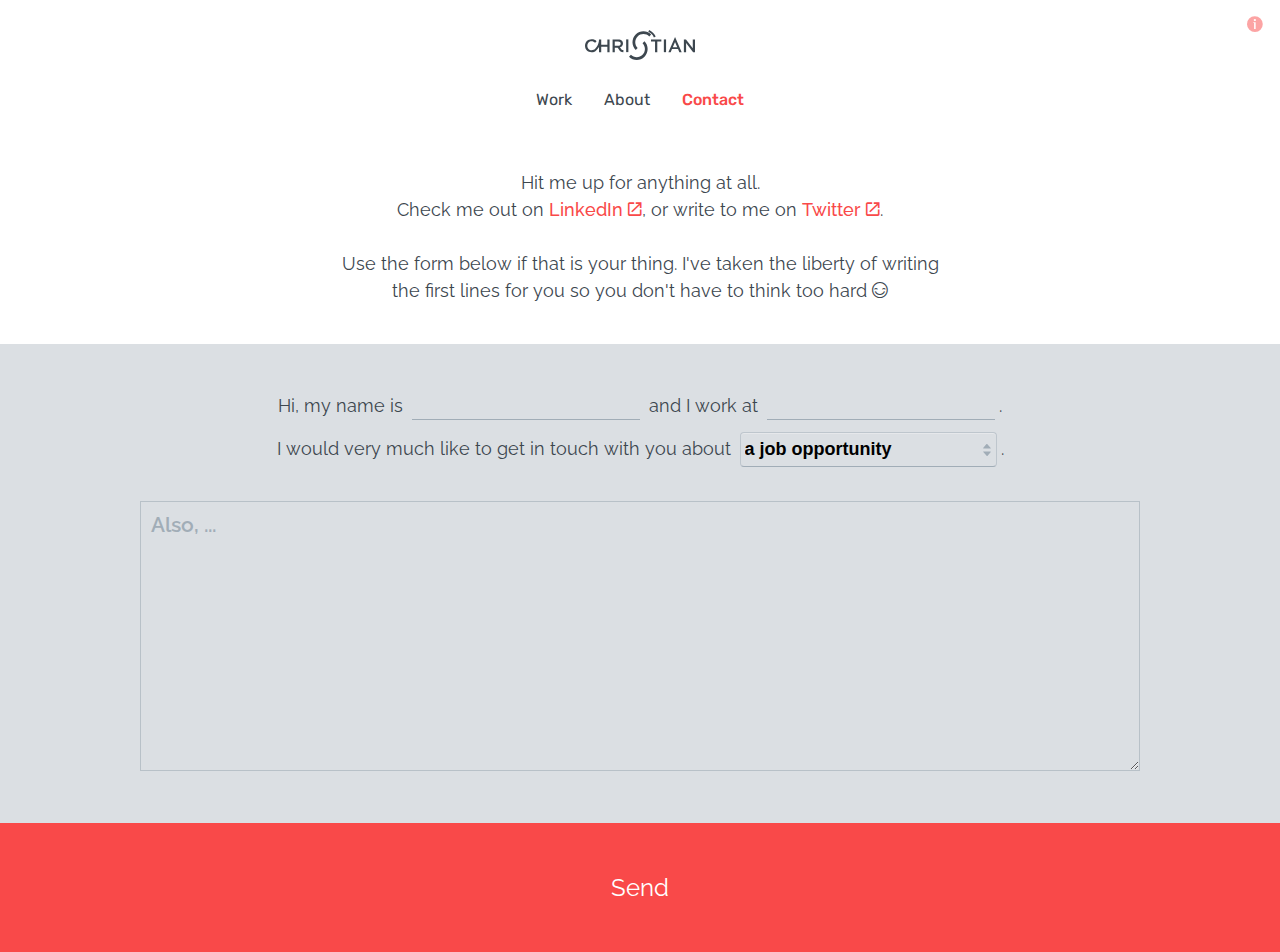
<file: contact/index.html>
<!DOCTYPE html>
<html>
	<head>
		<meta charset="UTF-8">
		<meta name="viewport" content="initial scale=1, width=device-width, minimum-scale=1, maximum-scale=1">
		<link rel="icon" href="/img/favicon.png" />
		<title>Christian Cerda Österlind</title>
		
		<link rel="stylesheet" href="/styles/css/main.css">
		<link rel="stylesheet" href="/styles/css/inner.css">
		<link rel="stylesheet" href="/styles/css/animate.css">
		<link rel="stylesheet" href="/ionicons/ionicons.min.css">
	</head>
<body>
	
	<div class="wrapper inner">
		
		<header id="header" class="inner" role="banner">
			
			<div class="header-top">
				<a class="logo" href="/">
					<svg class="svg-logo" xmlns="http://www.w3.org/2000/svg" xmlns:xlink="http://www.w3.org/1999/xlink" version="1.1" id="Layer_1" x="0" y="0" width="440" height="120" viewBox="0 0 440 120" enable-background="new 0 0 440 120" xml:space="preserve">
						<path class="letter" d="M164.6 37.5h8.9v51h-8.9V37.5z"/>
						<path class="letter" d="M145.4 77.1l-4.9-6.8 -0.7-1.1c1.8-0.5 3.4-1.2 4.9-2.1s2.8-2 3.8-3.3c1.1-1.3 1.9-2.8 2.5-4.4 0.6-1.7 0.9-3.6 0.9-5.6v-0.1c0-2.2-0.4-4.3-1.1-6.1 -0.7-1.8-1.8-3.5-3.1-4.9 -1.7-1.6-3.7-2.9-6.2-3.8 -2.5-0.9-5.3-1.3-8.5-1.3h-22.7v51h8.9V70.7h11.3l3.1 4.5 4.8 6.7c0.8 1.1 5 6.6 15.2 6.6V80C147.9 80 145.7 77.5 145.4 77.1zM119.1 45.6h13.1c3.4 0 6 0.7 7.8 2.2 1.9 1.4 2.8 3.5 2.8 6.3v0.1c0 2.6-1 4.7-2.9 6.3 -1.9 1.5-4.5 2.3-7.7 2.3H119L119.1 45.6 119.1 45.6z"/>
						<path class="letter" d="M89.4 37.5v21.2H64.9V37.5H56c0 22.5-15.2 37-15.2 37 -2.2 2-4.4 3.6-6.6 4.8s-4.9 1.8-8 1.8c-2.4 0-4.6-0.5-6.7-1.4 -2.1-0.9-3.9-2.2-5.4-3.9s-2.7-3.6-3.5-5.8c-0.8-2.2-1.2-4.5-1.2-7v-0.2c0-2.5 0.4-4.8 1.2-7 0.8-2.2 2-4.1 3.5-5.7 1.5-1.7 3.3-3 5.4-3.9 2-0.9 4.3-1.4 6.7-1.4 2.9 0 5.5 0.5 7.8 1.7s4.5 2.7 6.5 4.6l5.8-6.6c-1.3-1.2-2.5-2.2-3.9-3.2 -1.3-1-2.8-1.8-4.4-2.5s-3.4-1.2-5.3-1.6c-1.9-0.4-4.1-0.6-6.4-0.6 -3.8 0-7.4 0.7-10.6 2.1 -3.2 1.4-6 3.3-8.3 5.7 -2.4 2.4-4.2 5.2-5.5 8.4C0.6 55.9 0 59.4 0 63v0.2c0 3.7 0.7 7.1 2 10.3 1.4 3.2 3.2 5.9 5.5 8.3 2.3 2.4 5 4.2 8.2 5.6 3.1 1.3 6.6 2 10.3 2 2.4 0 4.6-0.2 6.5-0.7 1.9-0.4 3.7-1 5.4-1.8 1.6-0.8 3.2-1.7 4.6-2.8 1.4-1.1 2.8-2.4 4.1-3.8 3.9-4.1 7-8.4 9.4-12.6v20.8h8.9V67h24.5v21.5h8.9v-51H89.4z"/>
						<path class="letter" d="M280.2 46H264v-8.3h41.4V46h-16.2v42.7h-9L280.2 46 280.2 46z"/>
						<path class="letter" d="M315.4 37.7h8.9v51h-8.9V37.7z"/>
						<path class="letter" d="M360.2 27.8l-26.6 60.9h9.2l5.2-12.3h24.1l5.2 12.3h9.5L360.2 27.8zM351.4 68.5l8.7-20.4 8.8 20.4H351.4z"/>
						<path class="letter" d="M395.6 37.7h8.3L431.1 73V37.7h8.9v51h-7.5l-28.1-36.3v36.3h-8.9v-51H395.6z"/>
						<path class="letter" d="M202.9 80l7.7-7.7c-6.2-6.2-9.6-14.5-9.6-23.2 0-8.8 3.4-17 9.6-23.2s14.5-9.6 23.2-9.6c8.8 0 17 3.4 23.2 9.6l7.7-7.7c-17.1-17.1-44.9-17.1-62 0S185.8 62.9 202.9 80z"/>
						<path class="letter" d="M237.8 45.1l-7.7 7.7c6.2 6.2 9.6 14.5 9.6 23.2 0 8.8-3.4 17-9.6 23.2 -6.2 6.2-14.5 9.6-23.2 9.6 -8.8 0-17-3.4-23.2-9.6l-7.7 7.7c17.1 17.1 44.9 17.1 62 0S254.9 62.2 237.8 45.1z"/>
						<path class="letter" d="M256.6 0.1l-3.3 7.1c4.8 2.2 9.3 5.3 13.2 9.2s7 8.4 9.2 13.2l7.1-3.3c-2.6-5.6-6.2-10.9-10.8-15.5C267.5 6.3 262.2 2.6 256.6 0.1z"/>
					</svg>
				</a>
				
				<nav class="nav" role="navigation">
					<ul>
						<li><a href="/work/">Work</a></li>
						<li><a href="/about/">About</a></li>
						<li class="active"><a href="/contact/">Contact</a></li>
					</ul>
				</nav>
			</div>
			
		</header>
		
		<main id="main" class="inner contact">
			
			<p>Hit me up for anything at all.<br>Check me out on <a href="//linkedin.com/in/chrisco89" target="_blank" class="nowrap">LinkedIn <span class="ion-android-open"></span></a>, or write to me on <a href="//twitter.com/chrisco89" target="_blank" class="nowrap">Twitter <span class="ion-android-open"></span></a>.
			<br><br>
			Use the form below if that is your thing. I've taken the liberty of writing the first lines for you so you don't have to think too hard <span class="ion-happy-outline"></span></p>

		</main>
		
		<form class="contact-form" action="mail.php" method="POST">
			
			<div class="centered">
				<p><span class="nowrap">Hi, my name is</span> <input type="text" name="name"> <span class="nowrap">and I work at <input type="text" name="work">.</span> <span class="nowrap">I would very much like</span> to get in touch with you <span class="nowrap">about <select name="subject"> <option>a job opportunity</option> <option>seeing more of your work</option> <option>discussing web and design</option> <option>nothing in particular</option> </select>.</span></p>
			</div>
			
			<div class="centered">
				<textarea rows="10" name="message">Also, ...</textarea>
			</div>
			
			<input type="submit" value="Send">
		</form>
		
		<footer class="footer">
			<div class="credits">
				<button type="button" class="credit-toggle ion-information-circled"></button>
				<div class="credit-dropdown">
					<p><strong>Credit where credit is due.</strong> Much of this website would not have been possible without the help of my dear friend and talented programmer <a href="http://danieltrevino.se/" target="_blank" class="nowrap">Daniel Treviño <span class="ion-android-open"></span></a></p>
				</div>
			</div>
		</footer>
		
	</div>
	
	<div class="back-to-top bounceIn animated">
		<span class="text">Back to top</span>
		<span class="icon ion-android-arrow-up tada animated"></span>
	</div>
	
	<script src="/js/jquery-1.12.0.min.js"></script>
	<script src="/js/min/script.min.js"></script>
	<script src="/js/min/skrollr.min.js"></script>
	<script type="text/javascript">
		
		if ($(window).width() > 767) {
	    	var s = skrollr.init();
	    }
	    
    </script>
</body>
</html>
</file>
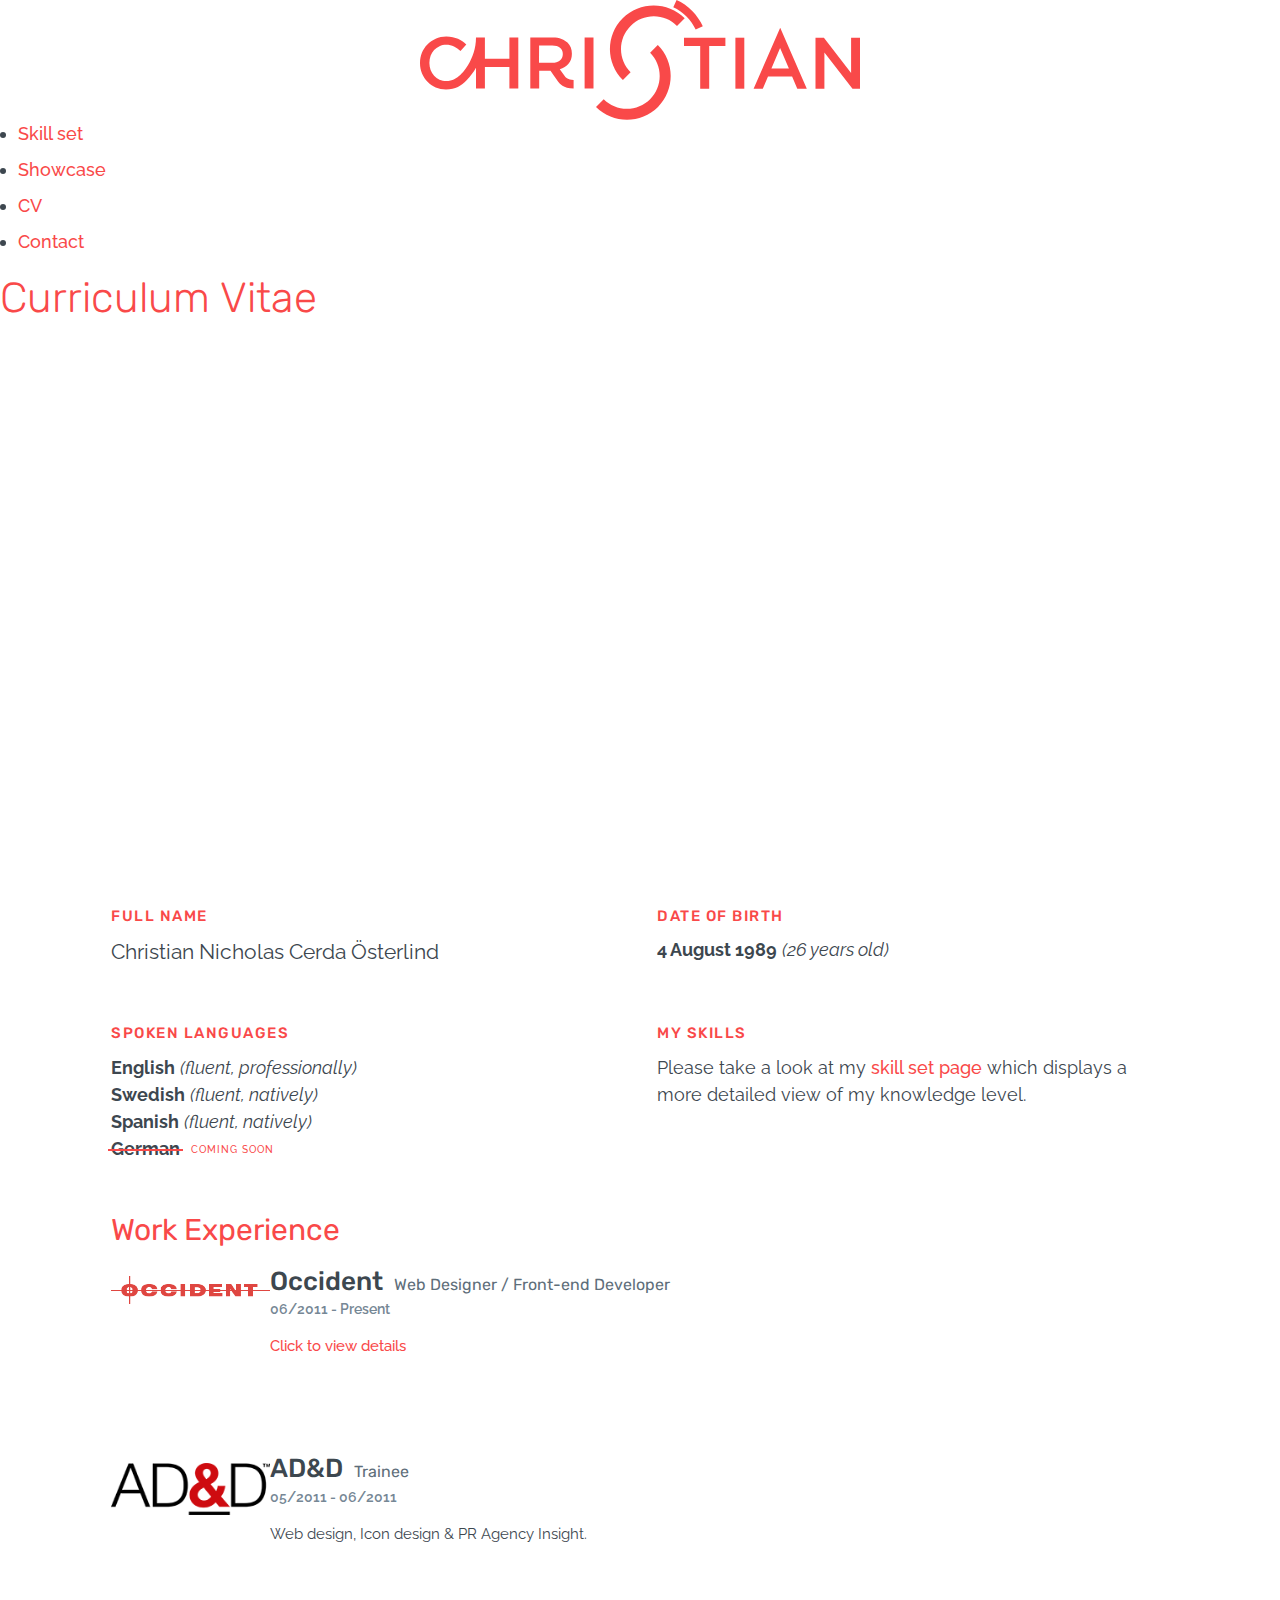
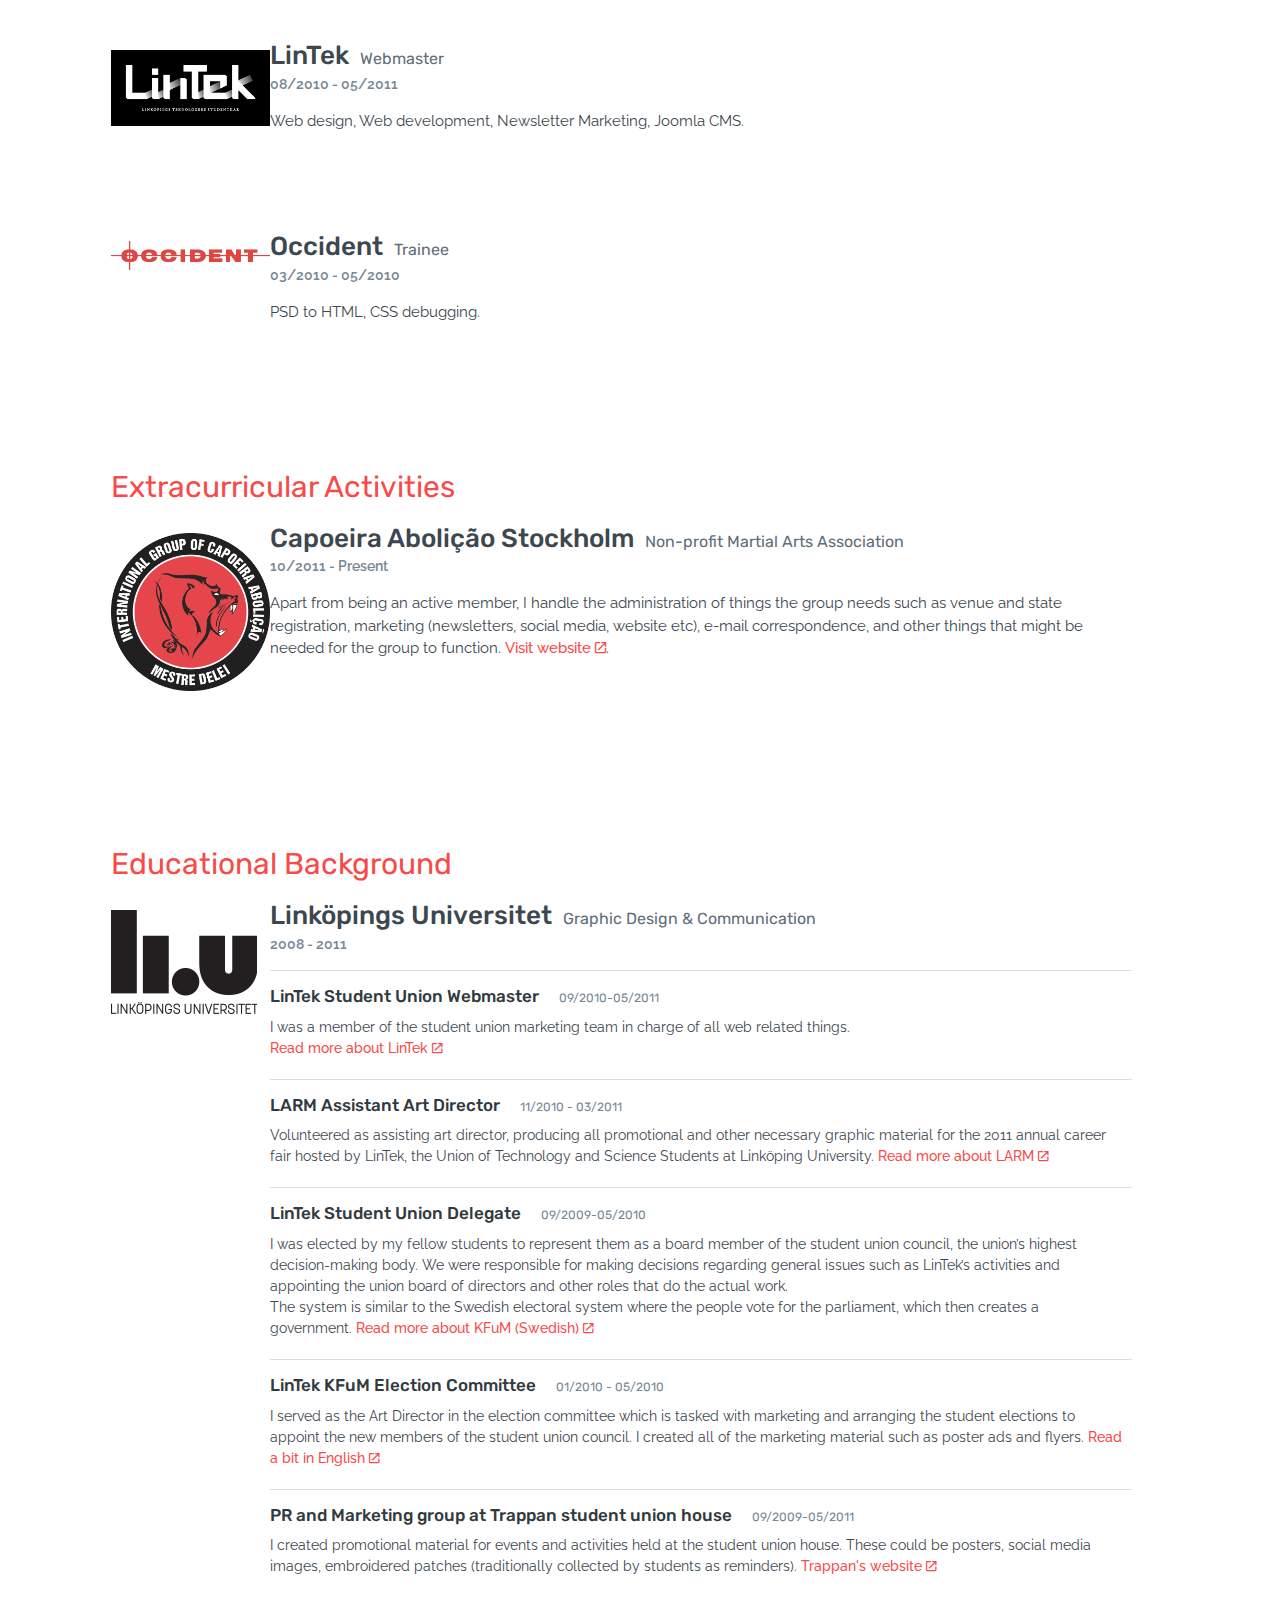
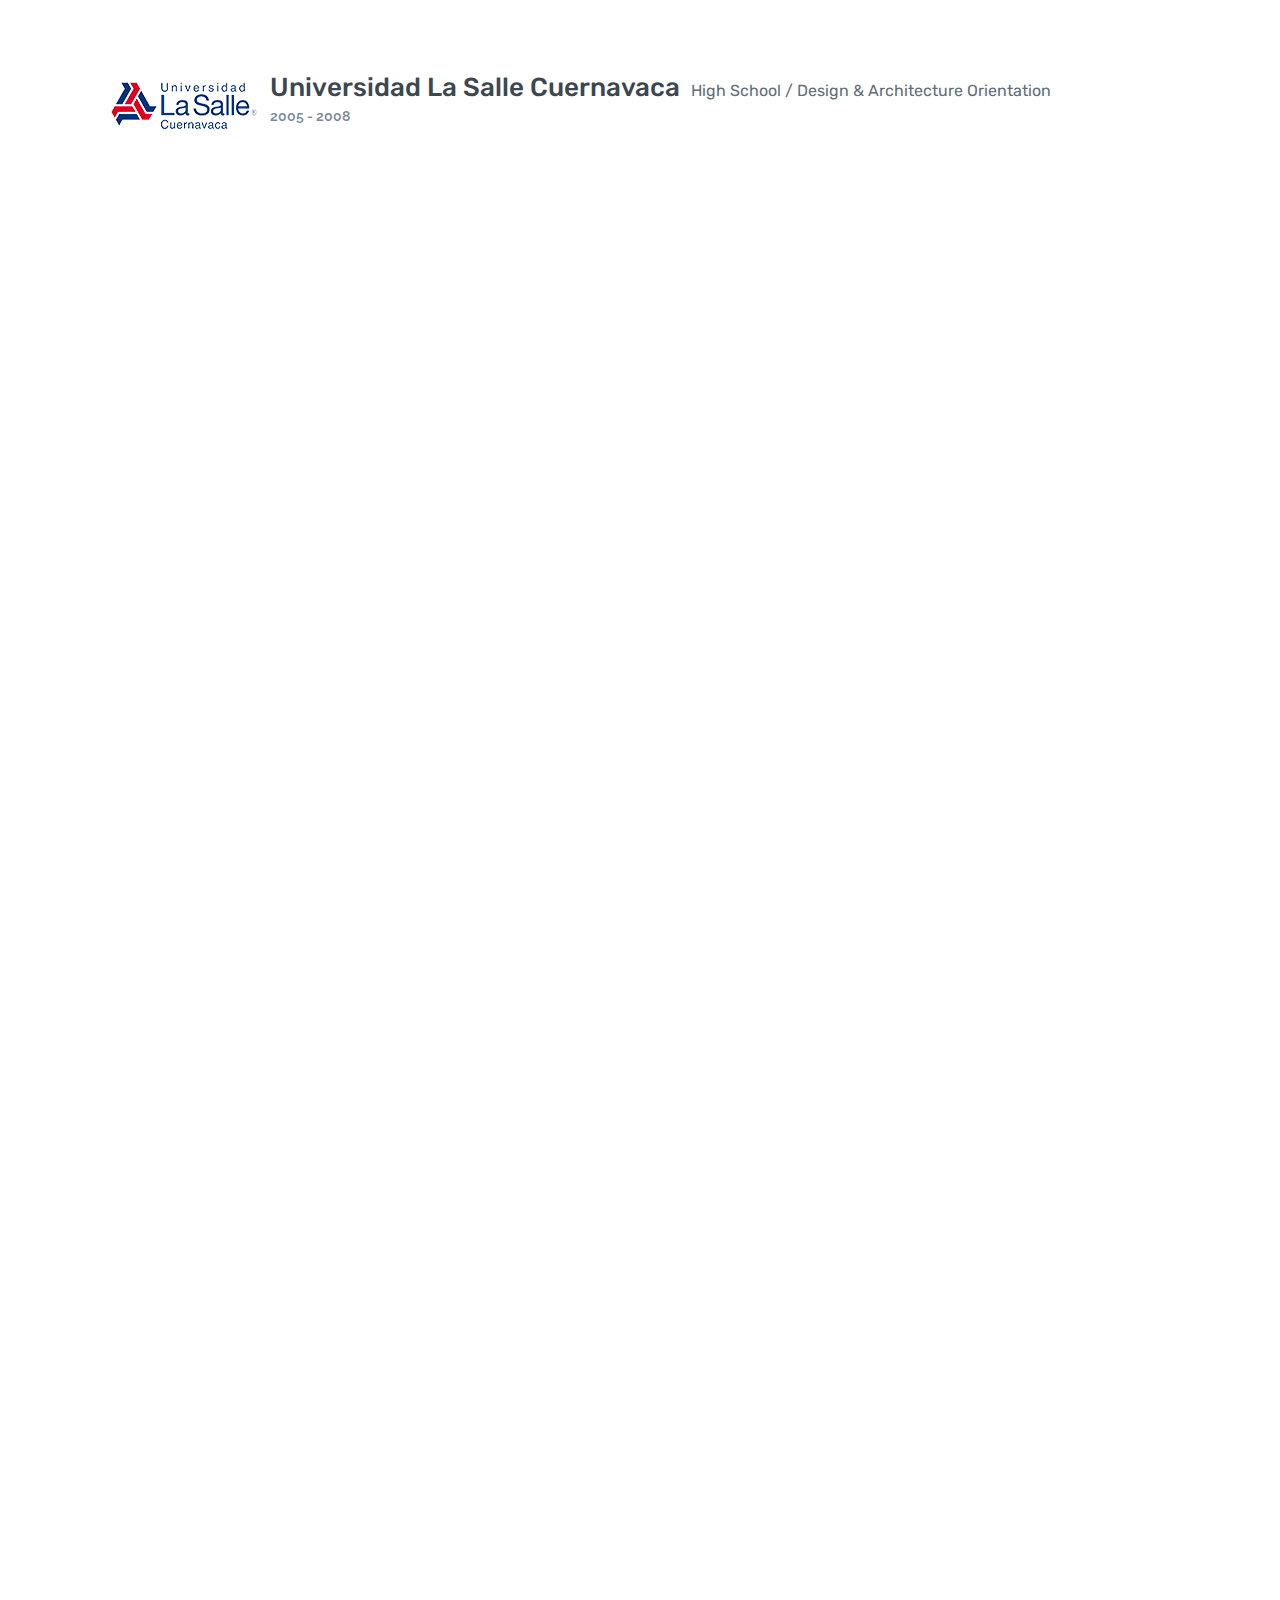
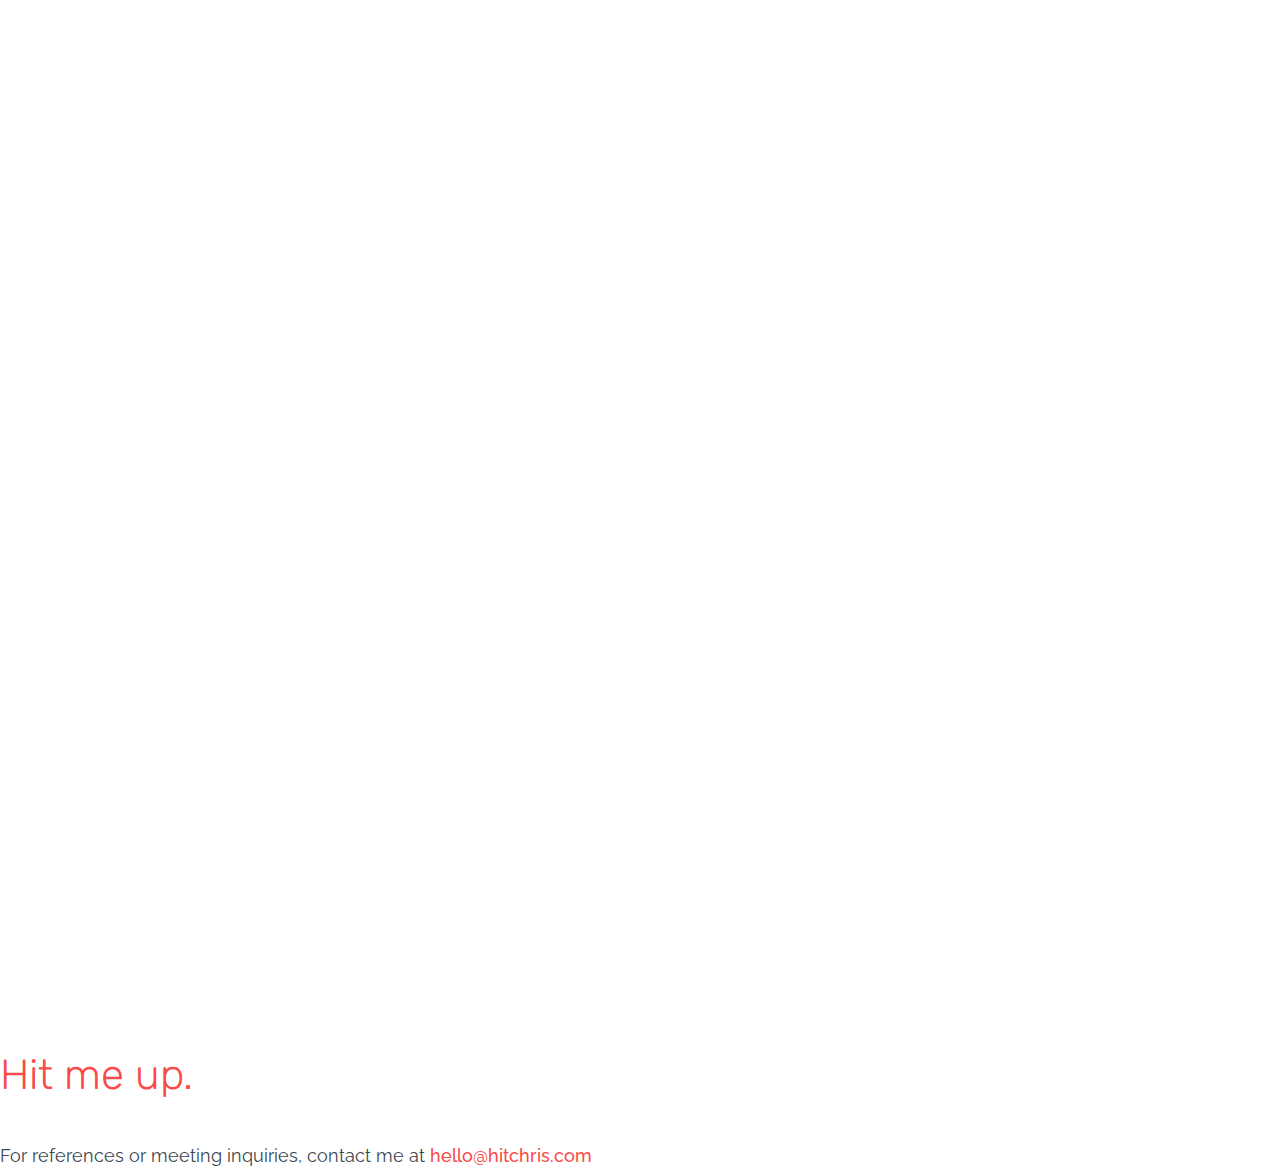
<file: cv/index.html>
<!DOCTYPE html>
<html>
	<head>
		<meta charset="UTF-8">
		<meta name="viewport" content="initial scale=1, width=device-width, minimum-scale=1, maximum-scale=1">
		<link rel="icon" href="/img/favicon.png" />
		<title>Christian Cerda Österlind</title>
		
		<link rel="stylesheet" href="/styles/css/main.css">
		<link rel="stylesheet" href="/styles/css/animate.css">
		<link rel="stylesheet" href="/ionicons/ionicons.min.css">
	</head>
<body>
	
	<div class="wrapper">
		
		<header id="header" class="inner" role="banner">
			
			<div class="header-top">
				<a class="logo" href="/">
					<svg class="svg-logo" xmlns="http://www.w3.org/2000/svg" xmlns:xlink="http://www.w3.org/1999/xlink" version="1.1" id="Layer_1" x="0" y="0" width="440" height="120" viewBox="0 0 440 120" enable-background="new 0 0 440 120" xml:space="preserve">
						<path class="letter" d="M164.6 37.5h8.9v51h-8.9V37.5z"/>
						<path class="letter" d="M145.4 77.1l-4.9-6.8 -0.7-1.1c1.8-0.5 3.4-1.2 4.9-2.1s2.8-2 3.8-3.3c1.1-1.3 1.9-2.8 2.5-4.4 0.6-1.7 0.9-3.6 0.9-5.6v-0.1c0-2.2-0.4-4.3-1.1-6.1 -0.7-1.8-1.8-3.5-3.1-4.9 -1.7-1.6-3.7-2.9-6.2-3.8 -2.5-0.9-5.3-1.3-8.5-1.3h-22.7v51h8.9V70.7h11.3l3.1 4.5 4.8 6.7c0.8 1.1 5 6.6 15.2 6.6V80C147.9 80 145.7 77.5 145.4 77.1zM119.1 45.6h13.1c3.4 0 6 0.7 7.8 2.2 1.9 1.4 2.8 3.5 2.8 6.3v0.1c0 2.6-1 4.7-2.9 6.3 -1.9 1.5-4.5 2.3-7.7 2.3H119L119.1 45.6 119.1 45.6z"/>
						<path class="letter" d="M89.4 37.5v21.2H64.9V37.5H56c0 22.5-15.2 37-15.2 37 -2.2 2-4.4 3.6-6.6 4.8s-4.9 1.8-8 1.8c-2.4 0-4.6-0.5-6.7-1.4 -2.1-0.9-3.9-2.2-5.4-3.9s-2.7-3.6-3.5-5.8c-0.8-2.2-1.2-4.5-1.2-7v-0.2c0-2.5 0.4-4.8 1.2-7 0.8-2.2 2-4.1 3.5-5.7 1.5-1.7 3.3-3 5.4-3.9 2-0.9 4.3-1.4 6.7-1.4 2.9 0 5.5 0.5 7.8 1.7s4.5 2.7 6.5 4.6l5.8-6.6c-1.3-1.2-2.5-2.2-3.9-3.2 -1.3-1-2.8-1.8-4.4-2.5s-3.4-1.2-5.3-1.6c-1.9-0.4-4.1-0.6-6.4-0.6 -3.8 0-7.4 0.7-10.6 2.1 -3.2 1.4-6 3.3-8.3 5.7 -2.4 2.4-4.2 5.2-5.5 8.4C0.6 55.9 0 59.4 0 63v0.2c0 3.7 0.7 7.1 2 10.3 1.4 3.2 3.2 5.9 5.5 8.3 2.3 2.4 5 4.2 8.2 5.6 3.1 1.3 6.6 2 10.3 2 2.4 0 4.6-0.2 6.5-0.7 1.9-0.4 3.7-1 5.4-1.8 1.6-0.8 3.2-1.7 4.6-2.8 1.4-1.1 2.8-2.4 4.1-3.8 3.9-4.1 7-8.4 9.4-12.6v20.8h8.9V67h24.5v21.5h8.9v-51H89.4z"/>
						<path class="letter" d="M280.2 46H264v-8.3h41.4V46h-16.2v42.7h-9L280.2 46 280.2 46z"/>
						<path class="letter" d="M315.4 37.7h8.9v51h-8.9V37.7z"/>
						<path class="letter" d="M360.2 27.8l-26.6 60.9h9.2l5.2-12.3h24.1l5.2 12.3h9.5L360.2 27.8zM351.4 68.5l8.7-20.4 8.8 20.4H351.4z"/>
						<path class="letter" d="M395.6 37.7h8.3L431.1 73V37.7h8.9v51h-7.5l-28.1-36.3v36.3h-8.9v-51H395.6z"/>
						<path class="letter" d="M202.9 80l7.7-7.7c-6.2-6.2-9.6-14.5-9.6-23.2 0-8.8 3.4-17 9.6-23.2s14.5-9.6 23.2-9.6c8.8 0 17 3.4 23.2 9.6l7.7-7.7c-17.1-17.1-44.9-17.1-62 0S185.8 62.9 202.9 80z"/>
						<path class="letter" d="M237.8 45.1l-7.7 7.7c6.2 6.2 9.6 14.5 9.6 23.2 0 8.8-3.4 17-9.6 23.2 -6.2 6.2-14.5 9.6-23.2 9.6 -8.8 0-17-3.4-23.2-9.6l-7.7 7.7c17.1 17.1 44.9 17.1 62 0S254.9 62.2 237.8 45.1z"/>
						<path class="letter" d="M256.6 0.1l-3.3 7.1c4.8 2.2 9.3 5.3 13.2 9.2s7 8.4 9.2 13.2l7.1-3.3c-2.6-5.6-6.2-10.9-10.8-15.5C267.5 6.3 262.2 2.6 256.6 0.1z"/>
					</svg>
				</a>
				
				<nav class="nav" role="navigation">
					<ul>
						<li><a href="/skillset/">Skill set</a></li>
						<li><a href="/showcase/">Showcase</a></li>
						<li class="active"><a href="/cv/">CV</a></li>
						<li><a href="/contact/">Contact</a></li>
					</ul>
				</nav>
			</div>
			
			<div class="page-title">
				<h1 data-0="top: 0px" data-top-bottom="top: 80px;">Curriculum Vitae</h1>
			</div>
			
		</header>
		
		<main id="main" class="inner">
		
			<div class="grid-row">
				<div class="col-md-10 col-md-offset-1">
			
					<div class="grid-row cv-blocks">
						
						<div class="col-sm-7 col-md-6">
							<p class="small-label">Full name</p>
							<p class="lead">Christian Nicholas Cerda Österlind</p>
						</div>
						<div class="col-sm-5 col-md-6">
							<p class="small-label">Date of Birth</p>
							<p><strong>4 August 1989</strong> <span class="nowrap"><em>(26 years old)</em></span></p>
						</div>
						<div class="cf"></div>
						<div class="col-sm-7 col-md-6">
							<p class="small-label">Spoken Languages</p>
							<p>
								<strong>English</strong> <em>(fluent, professionally)</em><br>
								<strong>Swedish</strong> <em>(fluent, natively)</em><br>
								<strong>Spanish</strong> <em>(fluent, natively)</em><br>
								<span class="upcoming"><strong>German</strong></span>
							</p>
						</div>
						<div class="col-sm-5 col-md-6">
							<p class="small-label">My Skills</p>
							<p>Please take a look at my <a href="/skillset/">skill set page</a> which displays a more detailed view of my knowledge level.</p>
						</div>
						<div class="col-sm-12">
							<h2>Work Experience</h2>
							<article class="position">
								<div>
									<div class="logo">
										<img src="/img/content/occident-logo.png" alt="Occident logo">
									</div>
									<div class="details">
										<div class="header">
											<div class="name">
												<h1>Occident</h1>
											</div>
											<div class="role">
												<p>Web Designer / Front-end Developer</p>
											</div>
											<div class="period">
												<p>06/2011 - Present</p>
											</div>
										</div>
										<div class="description">
											<p><a href="#" class="showmore">Click to view details</a></p>
											<div class="activity hidden">
												<h2>Tools and Languages<br>&nbsp;</h2>
												<div class="grid-row">
													<div class="col-sm-6">
														<ul>
															<li>HTML</li>
															<li>CSS</li>
															<li>Javascript</li>
															<li>jQuery</li>
															<li>Git</li>
															<li>Wordpress</li>
															<li>Drupal</li>
															<li>Typo3</li>
														</ul>
													</div>
													<div class="col-sm-6">
														<ul>
															<li>Photoshop</li>
															<li>Illustrator</li>
															<li>InDesign</li>
															<li>MAMP</li>
															<li>CodeKit</li>
															<li>Balsamiq</li>
															<li>Flash</li>
															<li>Slack</li>
														</ul>
													</div>
												</div>
												<h2>Assignments<br>&nbsp;</h2>
												<div class="grid-row">
													<div class="col-sm-6">
														<ul>
															<li>Web Design</li>
															<li>Front-end Development</li>
															<li>Interaction Design</li>
															<li>User Interface Design</li>
															<li>Graphic Design</li>
															<li>Digital Typography</li>
															<li>CMS Strategic Integration</li>
														</ul>	
													</div>
													<div class="col-sm-6">
														<ul>
															<li>Newsletter design & build</li>
															<li>Logo Design</li>
															<li>Photography</li>
															<li>Illustration</li>
															<li>Print Design</li>
															<li>Content Strategy</li>
															<li>CMS Design</li>
														</ul>	
													</div>
												</div>
											</div>
										</div>
									</div>
								</div>
							</article>
							<article class="position">
								<div>
									<div class="logo">
										<img src="/img/content/adnd-logo.png" alt="AD&D logo">
									</div>
									<div class="details">
										<div class="header">
											<div class="name">
												<h1>AD&D</h1>
											</div>
											<div class="role">
												<p>Trainee</p>
											</div>
											<div class="period">
												<p>05/2011 - 06/2011</p>
											</div>
										</div>
										<div class="description">
											<p>Web design, Icon design & PR Agency Insight.</p>
										</div>
									</div>
								</div>
							</article>
							<article class="position">
								<div>
									<div class="logo">
										<img src="/img/content/lintek-logo.png" alt="LinTek logo">
									</div>
									<div class="details">
										<div class="header">
											<div class="name">
												<h1>LinTek</h1>
											</div>
											<div class="role">
												<p>Webmaster</p>
											</div>
											<div class="period">
												<p>08/2010 - 05/2011</p>
											</div>
										</div>
										<div class="description">
											<p>Web design, Web development, Newsletter Marketing, <span class="nowrap">Joomla CMS</span>.</p>
										</div>
									</div>
								</div>
							</article>
							<article class="position">
								<div>
									<div class="logo">
										<img src="/img/content/occident-logo.png" alt="Occident logo">
									</div>
									<div class="details">
										<div class="header">
											<div class="name">
												<h1>Occident</h1>
											</div>
											<div class="role">
												<p>Trainee</p>
											</div>
											<div class="period">
												<p>03/2010 - 05/2010</p>
											</div>
										</div>
										<div class="description">
											<p>PSD to HTML, CSS debugging.</p>
										</div>
									</div>
								</div>
							</article>
						</div>
						<div class="col-sm-12">
							<h2>Extracurricular Activities</h2>
							<article class="position">
								<div>
									<div class="logo">
										<img src="/img/content/abolicao-logo.png" alt="Capoeira Abolicao logo">
									</div>
									<div class="details">
										<div class="header">
											<div class="name">
												<h1>Capoeira Abolição Stockholm</h1>
											</div>
											<div class="role">
												<p>Non-profit Martial Arts Association</p>
											</div>
											<div class="period">
												<p>10/2011 - Present</p>
											</div>
										</div>
										<div class="description">
											<p>Apart from being an active member, I handle the administration of things the group needs such as venue and state registration, marketing (newsletters, social media, website etc), e-mail correspondence, and other things that might be needed for the group to function. <a href="http://capoeiraabolicao.se" target="_blank">Visit website <i class="ion-android-open"></i></a>.</p>
										</div>
									</div>
								</div>
							</article>
						</div>
						
						<div class="col-sm-12">
							<h2>Educational Background</h2>
							<article class="position education">
								<div>
									<div class="logo top">
										<img src="/img/content/liu-logo.png" alt="Linköping University logo">
									</div>
									<div class="details">
										<div class="header">
											<div class="name">
												<h1>Linköpings Universitet</h1>
											</div>
											<div class="role">
												<p>Graphic Design & Communication</p>
											</div>
											<div class="period">
												<p>2008 - 2011</p>
											</div>
										</div>
										<div class="description">
											<div class="activity">
												<h2>LinTek Student Union Webmaster</h2>
												<p class="period">09/2010-05/2011</p>
												<p>I was a member of the student union marketing team in charge of all web related things.<br><a href="http://international.lintek.liu.se/" target="_blank">Read more about LinTek <i class="ion-android-open"></i></a></p>
											</div>
											<div class="activity">
												<h2>LARM Assistant Art Director</h2>
												<p class="period">11/2010 - 03/2011</p>
												<p>Volunteered as assisting art director, producing all promotional and other necessary graphic material for the 2011 annual career fair hosted by LinTek, the Union of Technology and Science Students at Linköping University. <a href="http://larmdagarna.se/english/about-larm/" target="_blank">Read more about LARM <i class="ion-android-open"></i></a></p>
											</div>
											<div class="activity">
												<h2>LinTek Student Union Delegate</h2>
												<p class="period">09/2009-05/2010</p>
												<p>I was elected by my fellow students to represent them as a board member of the student union council, the union’s highest decision-making body. We were responsible for making decisions regarding general issues such as LinTek’s activities and appointing the union board of directors and other roles that do the actual work.<br>The system is similar to the Swedish electoral system where the people vote for the parliament, which then creates a government. <a href="http://lintek.liu.se/om-lintek-2/organisationen/karfullmaektige/" target="_blank">Read more about KFuM (Swedish) <i class="ion-android-open"></i></a></p>
											</div>
											<div class="activity">
												<h2>LinTek KFuM Election Committee</h2>
												<p class="period">01/2010 - 05/2010</p>
												<p>I served as the Art Director in the election committee which is tasked with marketing and arranging the student elections to appoint the new members of the student union council. I created all of the marketing material such as poster ads and flyers. <a href="http://international.lintek.liu.se/about-lintek/get-involved/board-member-of-the-council/" target="_blank">Read a bit in English <i class="ion-android-open"></i></a></p>
											</div>
											<div class="activity">	
												<h2>PR and Marketing group at Trappan student union house</h2>
												<p class="period">09/2009-05/2011</p>
												<p>I created promotional material for events and activities held at the student union house. These could be posters, social media images, embroidered patches (traditionally collected by students as reminders). <a href="http://trappan.nu/" target="_blank">Trappan's website <i class="ion-android-open"></i></a></p>
											</div>
											
										</div>
									</div>
								</div>
							</article>
							<article class="position education">
								<div>
									<div class="logo">
										<img src="/img/content/ulsac-logo.png" alt="Universidad La Salle Cuernavaca">
									</div>
									<div class="details">
										<div class="header">
											<div class="name">
												<h1>Universidad La Salle Cuernavaca</h1>
											</div>
											<div class="role">
												<p>High School / Design & Architecture Orientation</p>
											</div>
											<div class="period">
												<p>2005 - 2008</p>
											</div>
										</div>
									</div>
								</div>
							</article>
						</div>
						
					</div>
					
				</div>
			</div>
			
		</main>
		
		<footer id="contact-footer">
			<div class="centered">
				<div class="given-title"><h1 data-bottom-top="top: 0.9em" data-bottom-bottom="top: 0.32em;">Hit me up<span>.</span></h1></div>
				<p>For references or meeting inquiries, contact me at <a href="mailto:hello@hitchris.com">hello@hitchris.com</a></p>
			</div>
		</footer>
		
	</div>
	
	<div class="back-to-top bounceIn animated">
		<span class="text">Back to top</span>
		<span class="icon ion-android-arrow-up tada animated"></span>
	</div>
	
	<script src="/js/jquery-1.12.0.min.js"></script>
	<script src="/js/min/script.min.js"></script>
	<script src="/js/min/skrollr.min.js"></script>
	<script type="text/javascript">
		
		if ($(window).width() > 767) {
	    	var s = skrollr.init();
	    }
	    
    </script>
</body>
</html>
</file>
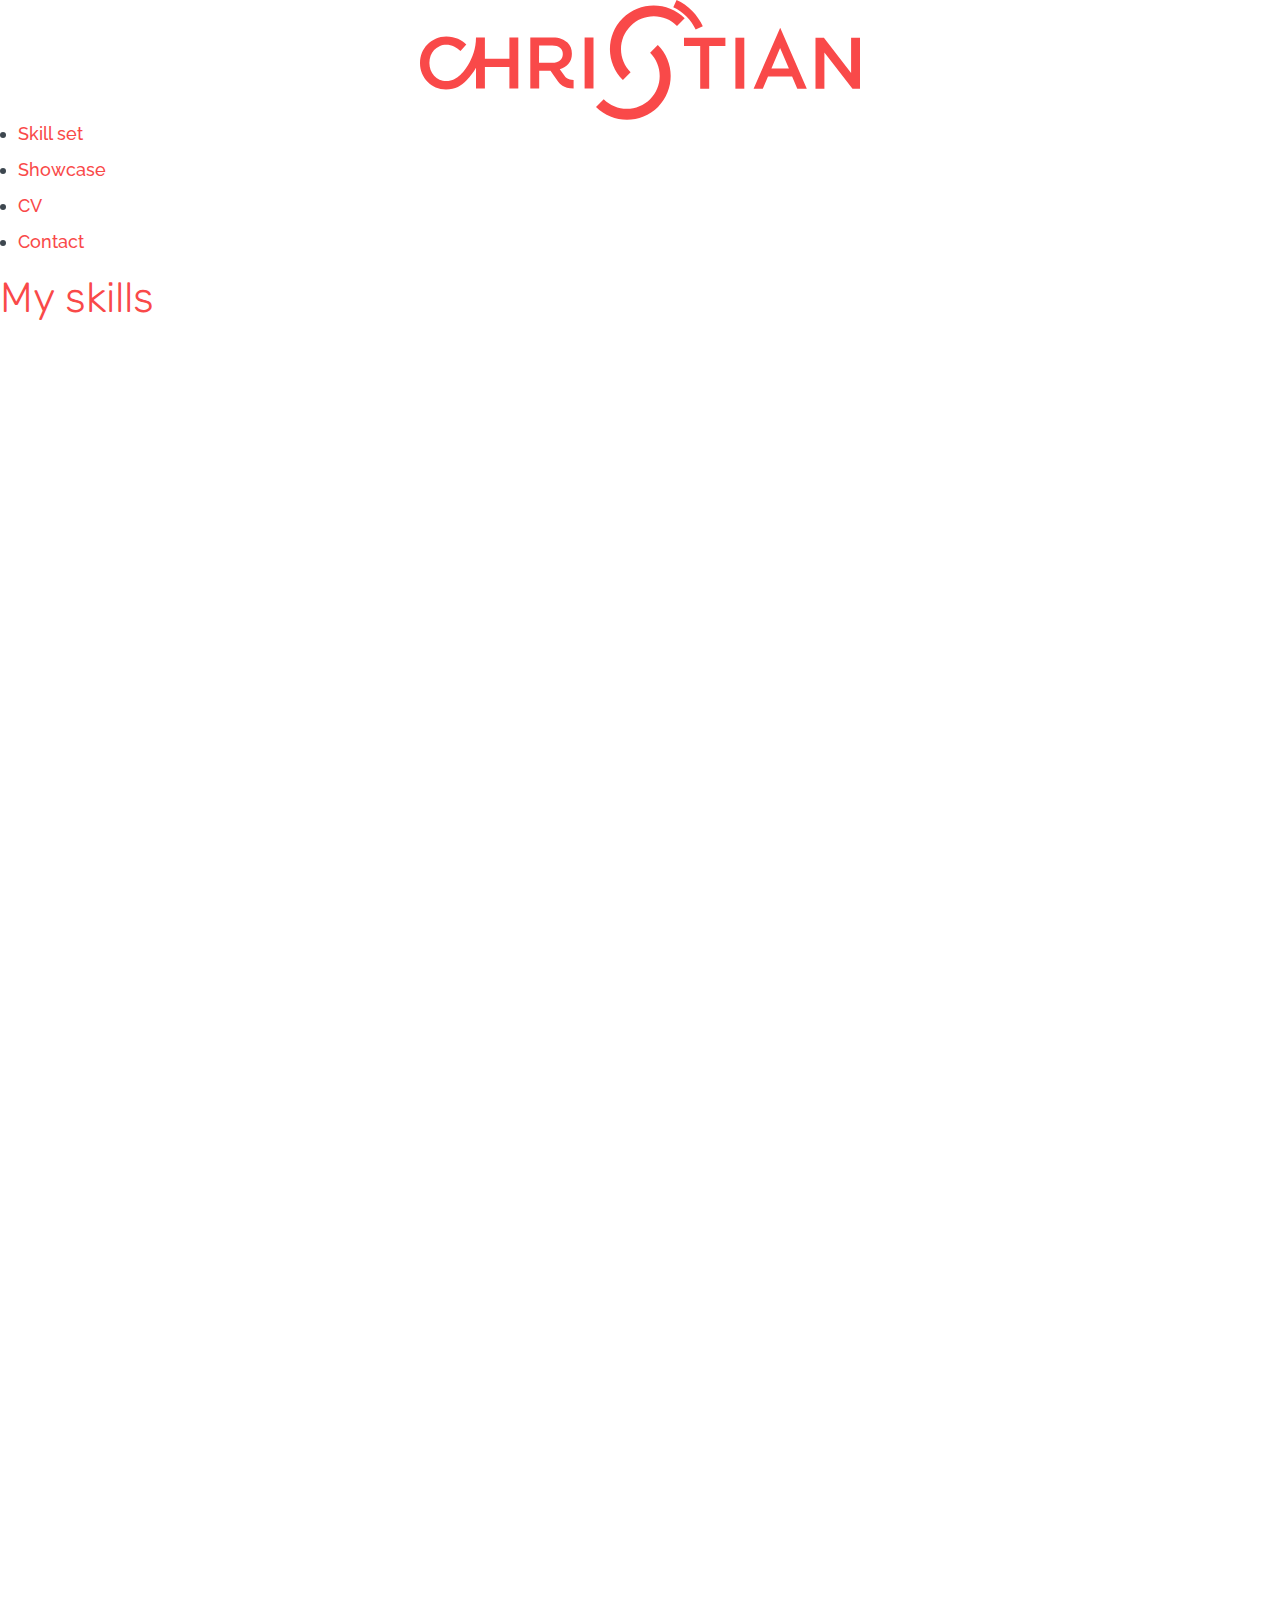
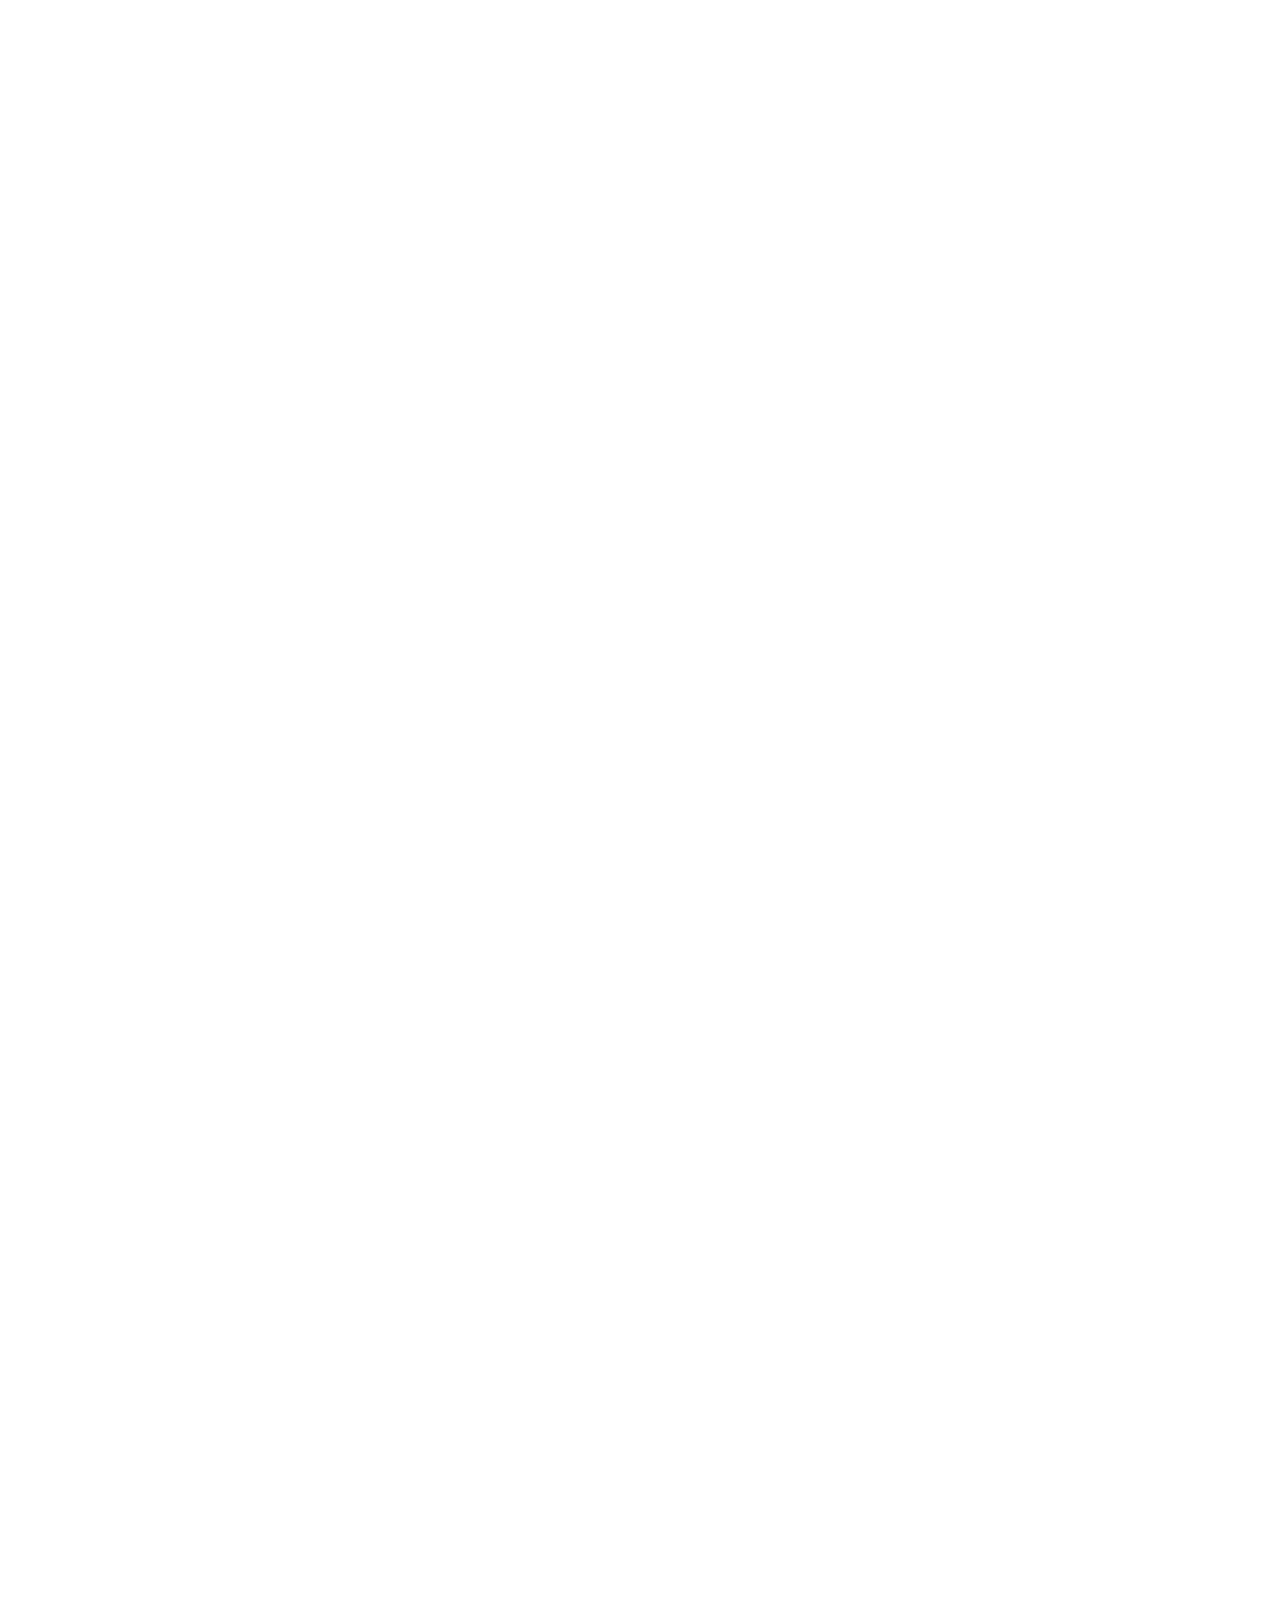
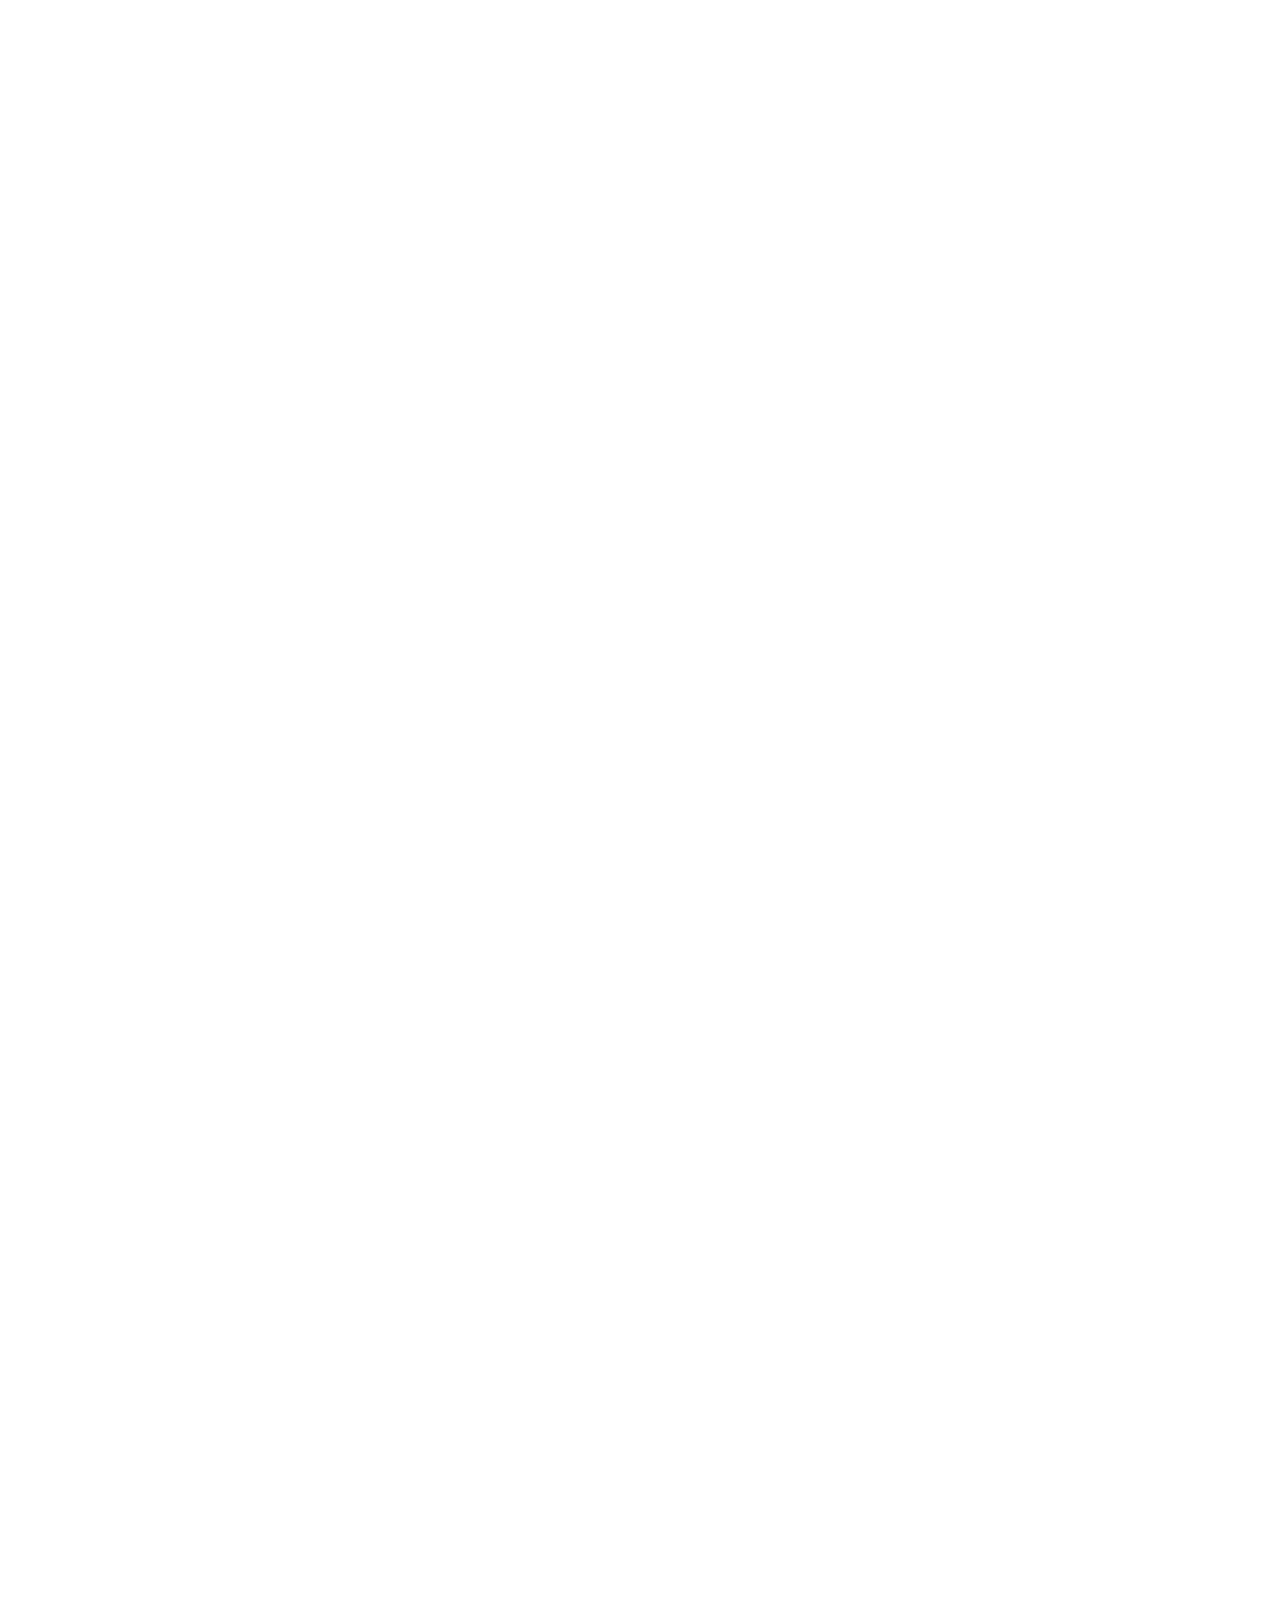
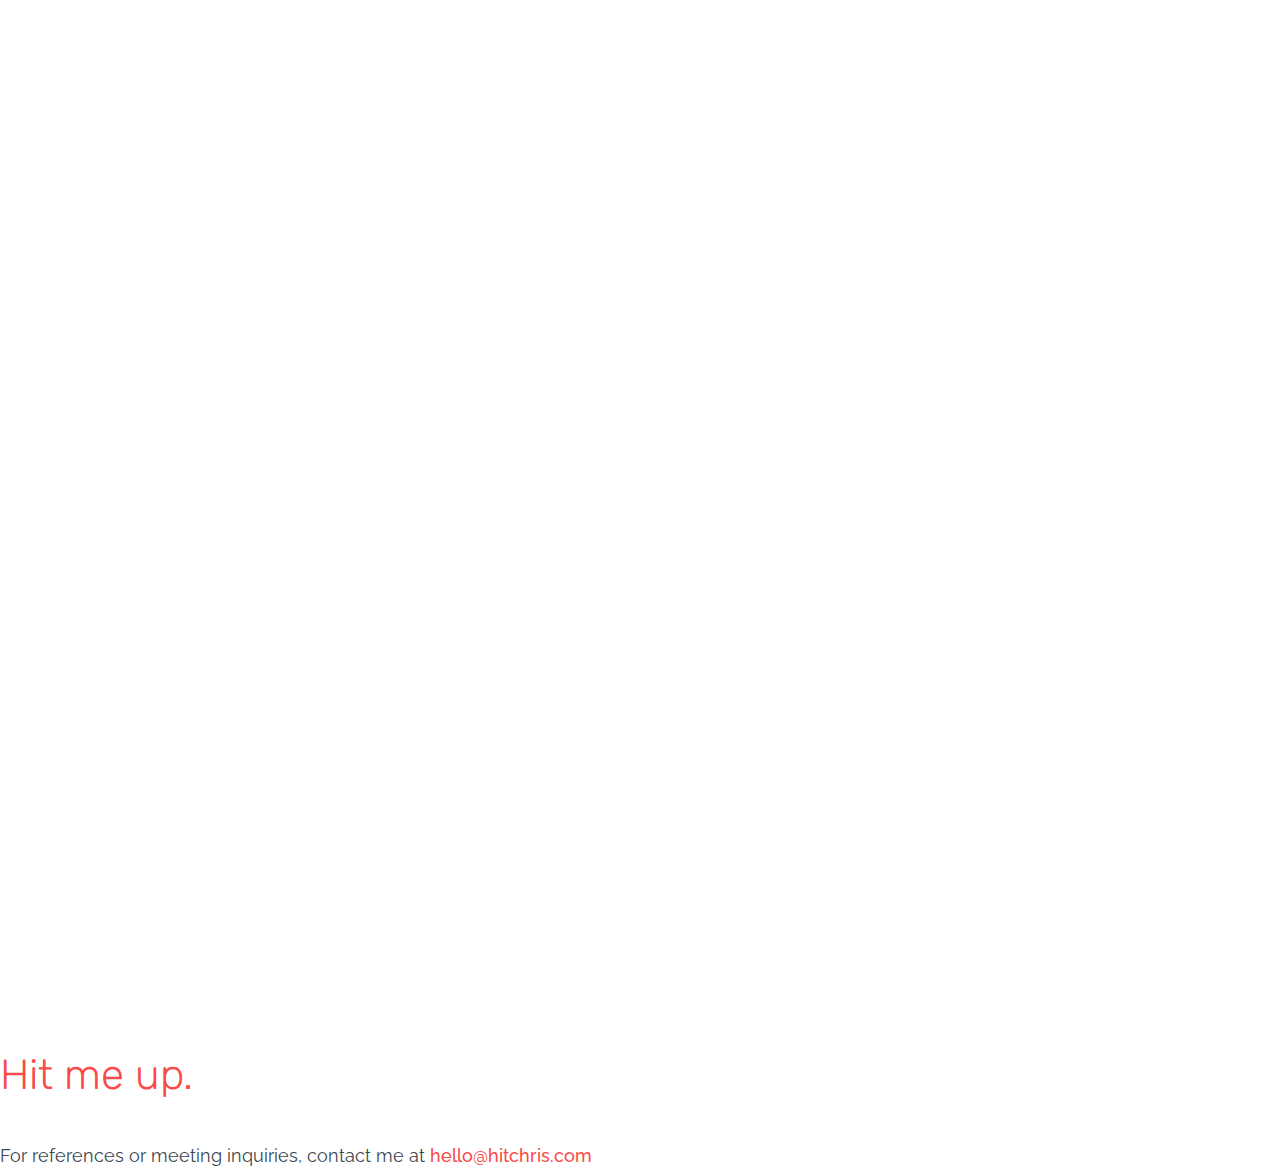
<file: skillset/index.html>
<!DOCTYPE html>
<html>
	<head>
		<meta charset="UTF-8">
		<meta name="viewport" content="initial scale=1, width=device-width, minimum-scale=1, maximum-scale=1">
		<link rel="icon" href="/img/favicon.png" />
		<title>Christian Cerda Österlind</title>
		
		<link rel="stylesheet" href="/styles/css/main.css">
		<link rel="stylesheet" href="/styles/css/animate.css">
		<link rel="stylesheet" href="/ionicons/ionicons.min.css">
	</head>
<body>
	
	<div class="wrapper">
		
		<header id="header" class="inner" role="banner">
			
			<div class="header-top">
				<a class="logo" href="/">
					<svg class="svg-logo" xmlns="http://www.w3.org/2000/svg" xmlns:xlink="http://www.w3.org/1999/xlink" version="1.1" id="Layer_1" x="0" y="0" width="440" height="120" viewBox="0 0 440 120" enable-background="new 0 0 440 120" xml:space="preserve">
						<path class="letter" d="M164.6 37.5h8.9v51h-8.9V37.5z"/>
						<path class="letter" d="M145.4 77.1l-4.9-6.8 -0.7-1.1c1.8-0.5 3.4-1.2 4.9-2.1s2.8-2 3.8-3.3c1.1-1.3 1.9-2.8 2.5-4.4 0.6-1.7 0.9-3.6 0.9-5.6v-0.1c0-2.2-0.4-4.3-1.1-6.1 -0.7-1.8-1.8-3.5-3.1-4.9 -1.7-1.6-3.7-2.9-6.2-3.8 -2.5-0.9-5.3-1.3-8.5-1.3h-22.7v51h8.9V70.7h11.3l3.1 4.5 4.8 6.7c0.8 1.1 5 6.6 15.2 6.6V80C147.9 80 145.7 77.5 145.4 77.1zM119.1 45.6h13.1c3.4 0 6 0.7 7.8 2.2 1.9 1.4 2.8 3.5 2.8 6.3v0.1c0 2.6-1 4.7-2.9 6.3 -1.9 1.5-4.5 2.3-7.7 2.3H119L119.1 45.6 119.1 45.6z"/>
						<path class="letter" d="M89.4 37.5v21.2H64.9V37.5H56c0 22.5-15.2 37-15.2 37 -2.2 2-4.4 3.6-6.6 4.8s-4.9 1.8-8 1.8c-2.4 0-4.6-0.5-6.7-1.4 -2.1-0.9-3.9-2.2-5.4-3.9s-2.7-3.6-3.5-5.8c-0.8-2.2-1.2-4.5-1.2-7v-0.2c0-2.5 0.4-4.8 1.2-7 0.8-2.2 2-4.1 3.5-5.7 1.5-1.7 3.3-3 5.4-3.9 2-0.9 4.3-1.4 6.7-1.4 2.9 0 5.5 0.5 7.8 1.7s4.5 2.7 6.5 4.6l5.8-6.6c-1.3-1.2-2.5-2.2-3.9-3.2 -1.3-1-2.8-1.8-4.4-2.5s-3.4-1.2-5.3-1.6c-1.9-0.4-4.1-0.6-6.4-0.6 -3.8 0-7.4 0.7-10.6 2.1 -3.2 1.4-6 3.3-8.3 5.7 -2.4 2.4-4.2 5.2-5.5 8.4C0.6 55.9 0 59.4 0 63v0.2c0 3.7 0.7 7.1 2 10.3 1.4 3.2 3.2 5.9 5.5 8.3 2.3 2.4 5 4.2 8.2 5.6 3.1 1.3 6.6 2 10.3 2 2.4 0 4.6-0.2 6.5-0.7 1.9-0.4 3.7-1 5.4-1.8 1.6-0.8 3.2-1.7 4.6-2.8 1.4-1.1 2.8-2.4 4.1-3.8 3.9-4.1 7-8.4 9.4-12.6v20.8h8.9V67h24.5v21.5h8.9v-51H89.4z"/>
						<path class="letter" d="M280.2 46H264v-8.3h41.4V46h-16.2v42.7h-9L280.2 46 280.2 46z"/>
						<path class="letter" d="M315.4 37.7h8.9v51h-8.9V37.7z"/>
						<path class="letter" d="M360.2 27.8l-26.6 60.9h9.2l5.2-12.3h24.1l5.2 12.3h9.5L360.2 27.8zM351.4 68.5l8.7-20.4 8.8 20.4H351.4z"/>
						<path class="letter" d="M395.6 37.7h8.3L431.1 73V37.7h8.9v51h-7.5l-28.1-36.3v36.3h-8.9v-51H395.6z"/>
						<path class="letter" d="M202.9 80l7.7-7.7c-6.2-6.2-9.6-14.5-9.6-23.2 0-8.8 3.4-17 9.6-23.2s14.5-9.6 23.2-9.6c8.8 0 17 3.4 23.2 9.6l7.7-7.7c-17.1-17.1-44.9-17.1-62 0S185.8 62.9 202.9 80z"/>
						<path class="letter" d="M237.8 45.1l-7.7 7.7c6.2 6.2 9.6 14.5 9.6 23.2 0 8.8-3.4 17-9.6 23.2 -6.2 6.2-14.5 9.6-23.2 9.6 -8.8 0-17-3.4-23.2-9.6l-7.7 7.7c17.1 17.1 44.9 17.1 62 0S254.9 62.2 237.8 45.1z"/>
						<path class="letter" d="M256.6 0.1l-3.3 7.1c4.8 2.2 9.3 5.3 13.2 9.2s7 8.4 9.2 13.2l7.1-3.3c-2.6-5.6-6.2-10.9-10.8-15.5C267.5 6.3 262.2 2.6 256.6 0.1z"/>
					</svg>
				</a>
				
				<nav class="nav" role="navigation">
					<ul>
						<li class="active"><a href="/skillset/">Skill set</a></li>
						<li><a href="/showcase/">Showcase</a></li>
						<li><a href="/cv/">CV</a></li>
						<li><a href="/contact/">Contact</a></li>
					</ul>
				</nav>
			</div>
			
			<div class="page-title">
				<h1 data-0="top: 0px" data-top-bottom="top: 80px;">My skills</h1>
			</div>
			
		</header>
		
		<main id="main" class="inner">
		
			
			
		</main>
		
		<footer id="contact-footer">
			<div class="centered">
				<div class="given-title"><h1 data-bottom-top="top: 0.9em" data-bottom-bottom="top: 0.32em;">Hit me up<span>.</span></h1></div>
				<p>For references or meeting inquiries, contact me at <a href="mailto:hello@hitchris.com">hello@hitchris.com</a></p>
			</div>
		</footer>
		
	</div>
	
	<div class="back-to-top bounceIn animated">
		<span class="text">Back to top</span>
		<span class="icon ion-android-arrow-up tada animated"></span>
	</div>
	
	<script src="/js/jquery-1.12.0.min.js"></script>
	<script src="/js/min/script.min.js"></script>
	<script src="/js/min/skrollr.min.js"></script>
	<script type="text/javascript">
		
		if ($(window).width() > 767) {
	    	var s = skrollr.init();
	    }
	    
    </script>
</body>
</html>
</file>
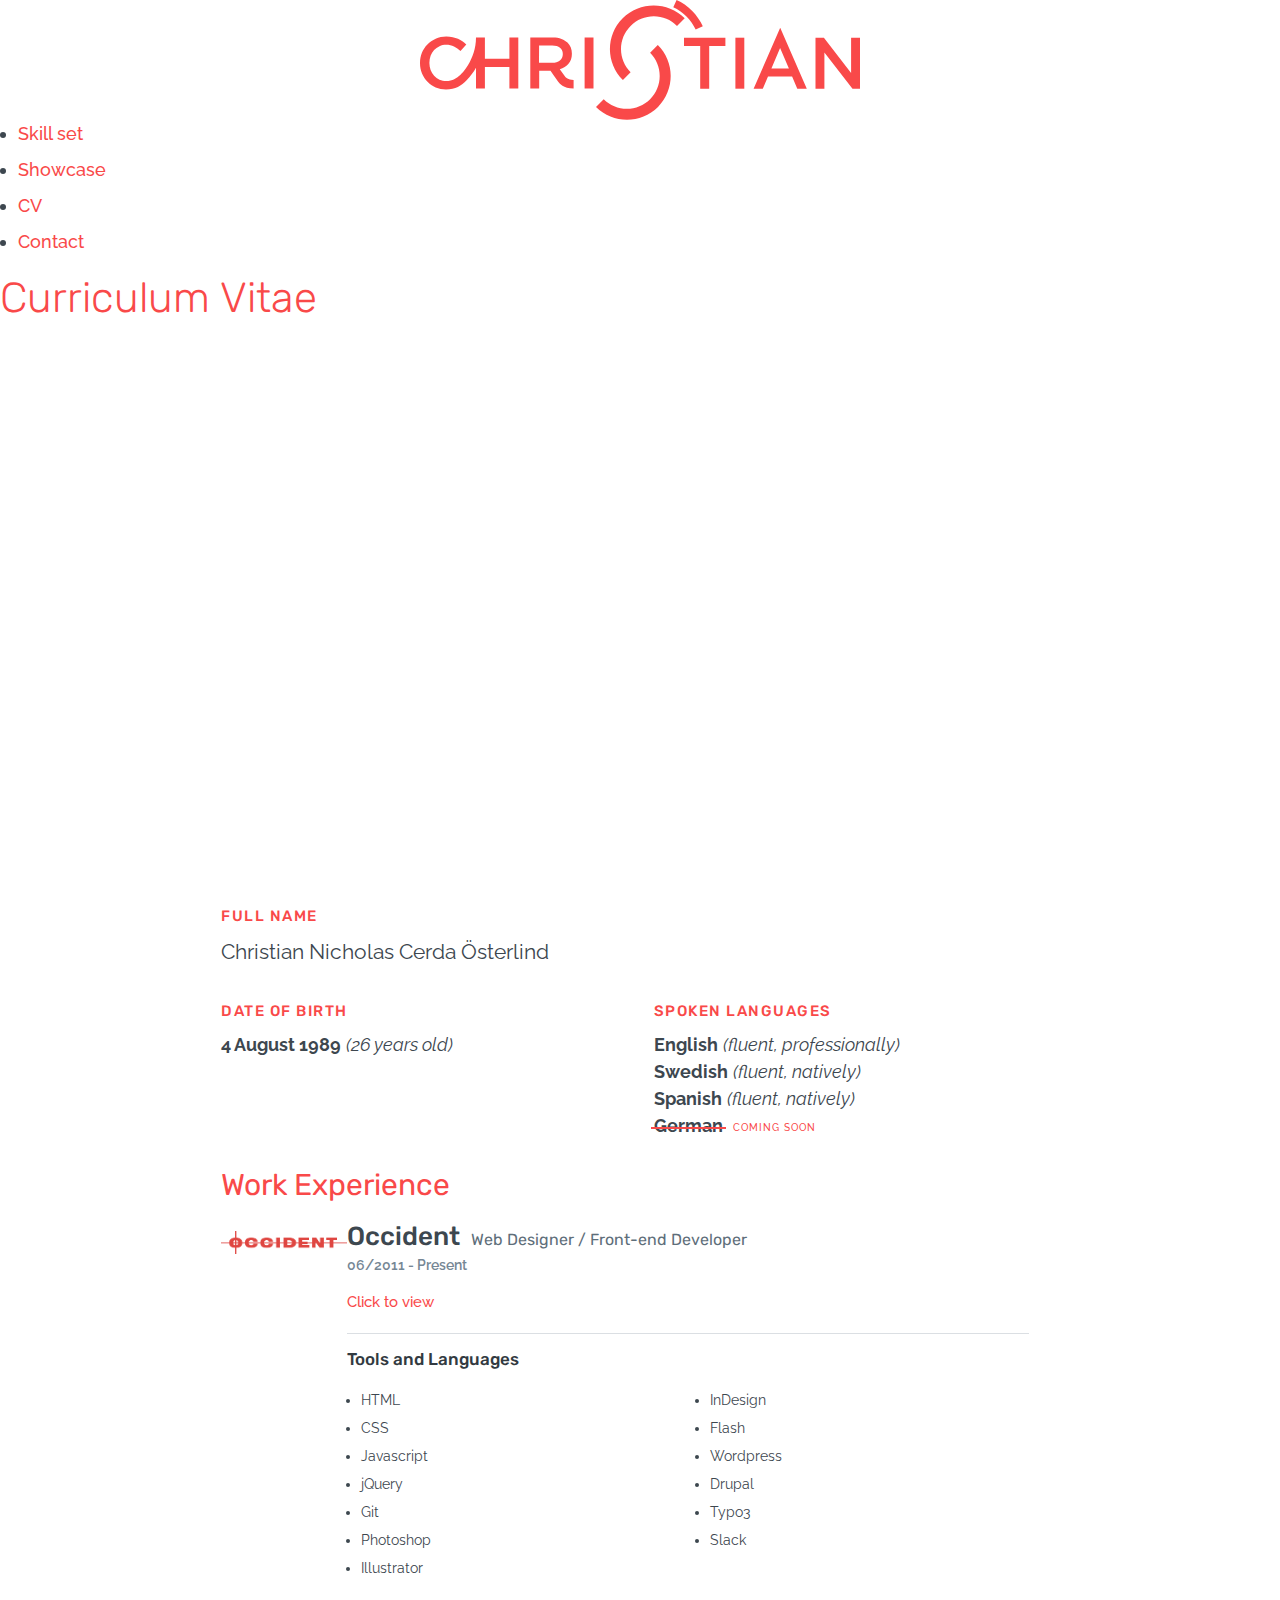
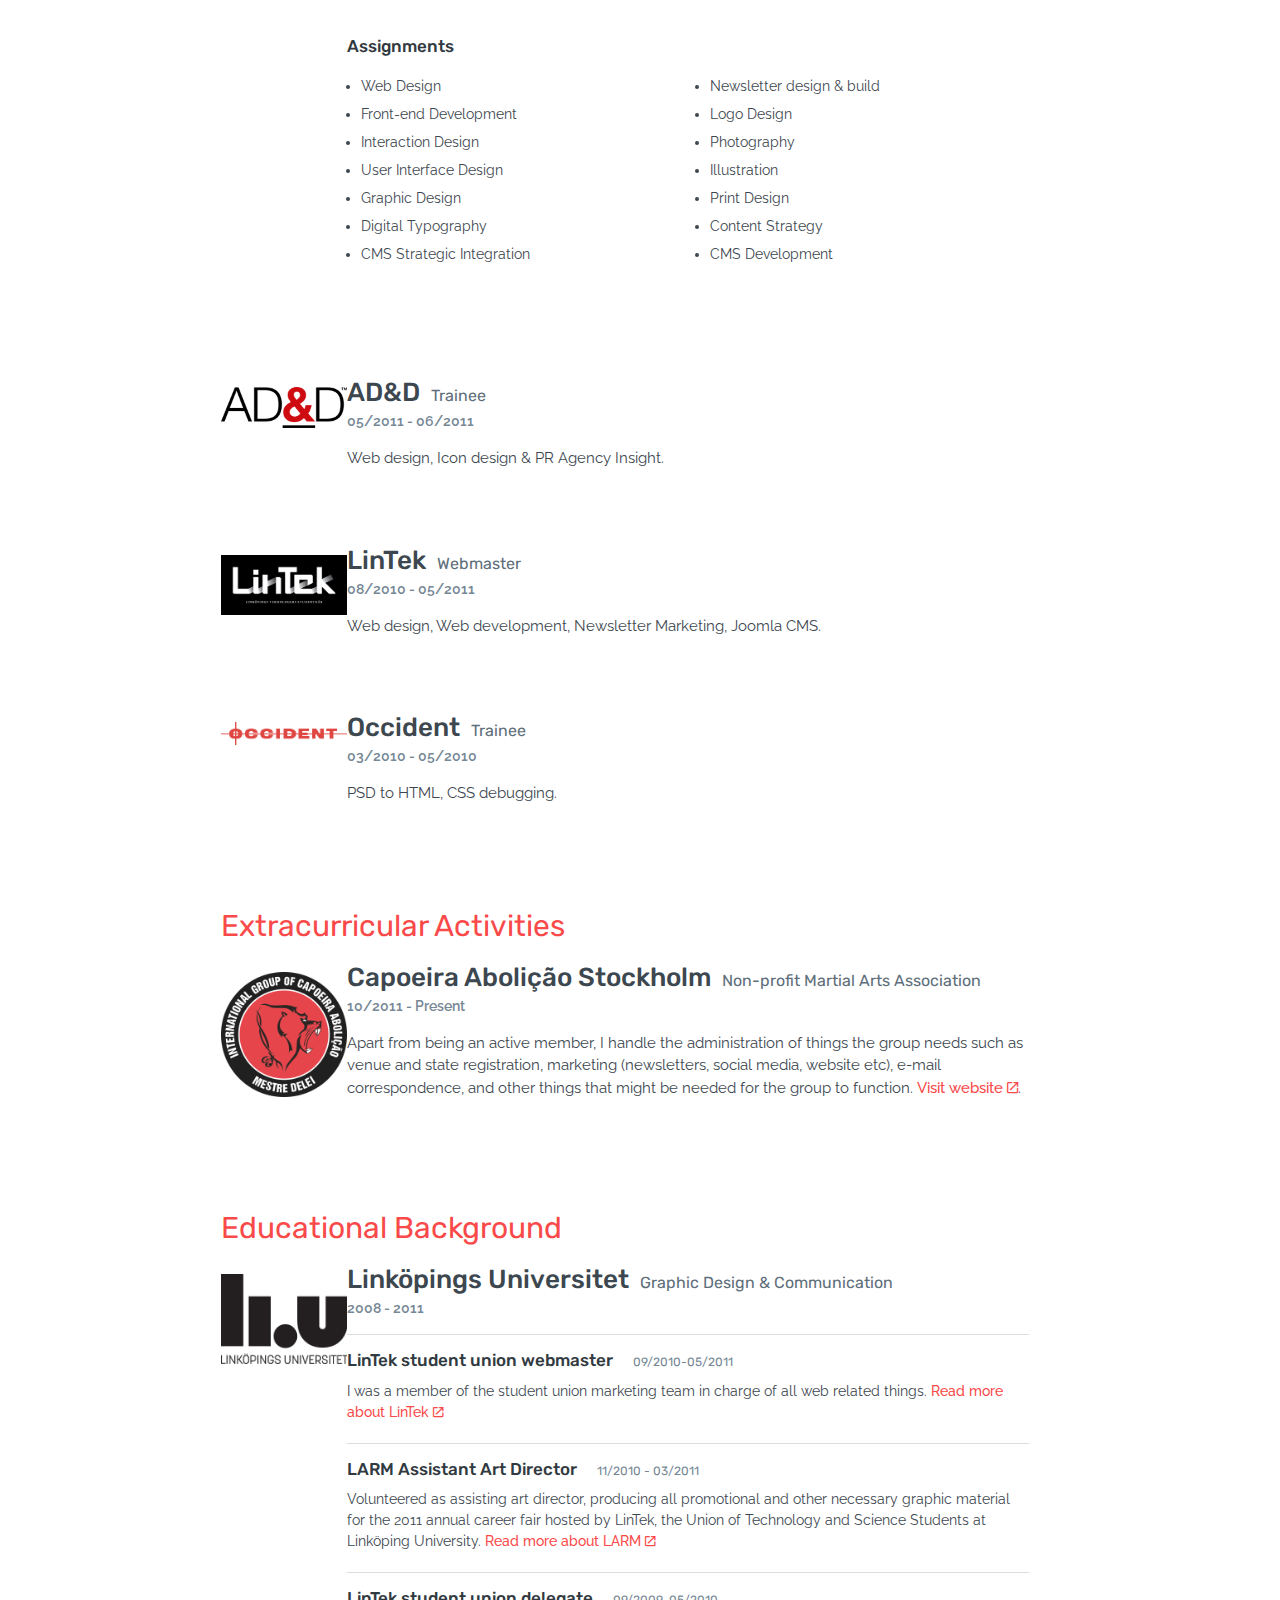
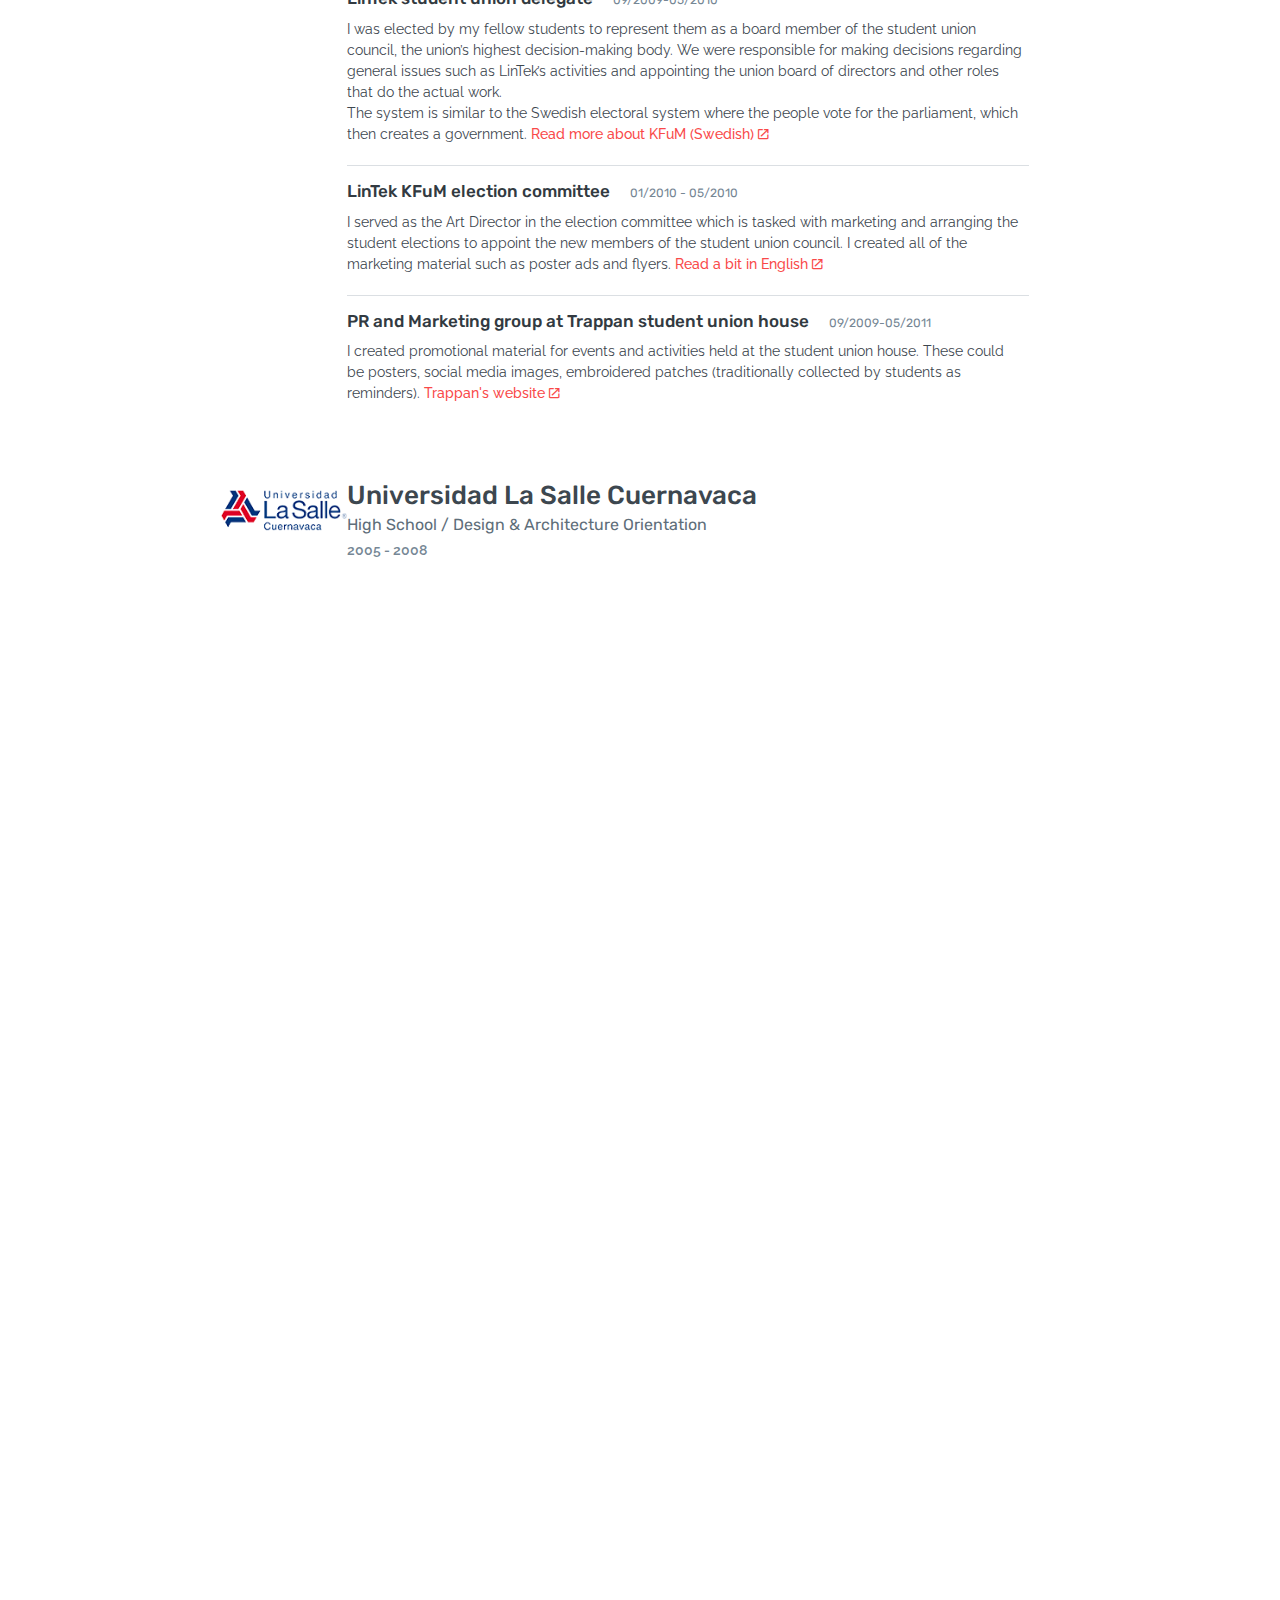
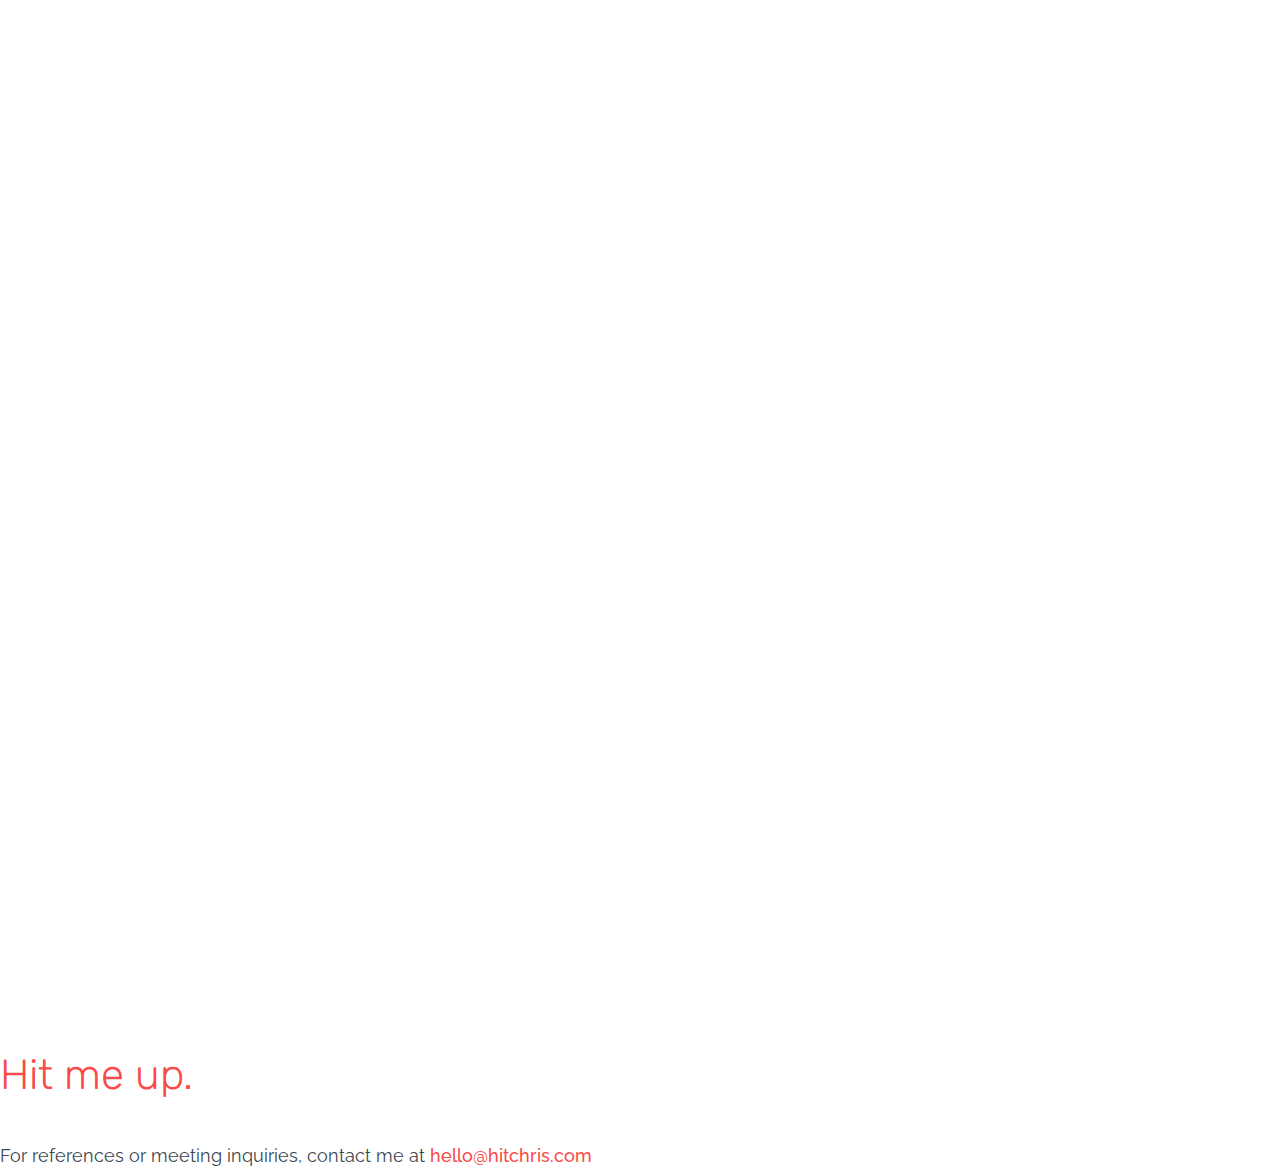
<file: cv.html>
<!DOCTYPE html>
<html>
	<head>
		<meta charset="UTF-8">
		<meta name="viewport" content="initial scale=1, width=device-width, minimum-scale=1, maximum-scale=1">
		<link rel="icon" href="/img/favicon.png" />
		<title>Christian Cerda Österlind</title>
		
		<link rel="stylesheet" href="/styles/css/main.css">
		<link rel="stylesheet" href="/styles/css/animate.css">
		<link rel="stylesheet" href="/ionicons/ionicons.min.css">
	</head>
<body>
	
	<div class="wrapper">
		
		<header id="header" class="inner" role="banner">
			
			<div class="header-top">
				<a class="logo" href="/">
					<svg class="svg-logo" xmlns="http://www.w3.org/2000/svg" xmlns:xlink="http://www.w3.org/1999/xlink" version="1.1" id="Layer_1" x="0" y="0" width="440" height="120" viewBox="0 0 440 120" enable-background="new 0 0 440 120" xml:space="preserve">
						<path class="letter" d="M164.6 37.5h8.9v51h-8.9V37.5z"/>
						<path class="letter" d="M145.4 77.1l-4.9-6.8 -0.7-1.1c1.8-0.5 3.4-1.2 4.9-2.1s2.8-2 3.8-3.3c1.1-1.3 1.9-2.8 2.5-4.4 0.6-1.7 0.9-3.6 0.9-5.6v-0.1c0-2.2-0.4-4.3-1.1-6.1 -0.7-1.8-1.8-3.5-3.1-4.9 -1.7-1.6-3.7-2.9-6.2-3.8 -2.5-0.9-5.3-1.3-8.5-1.3h-22.7v51h8.9V70.7h11.3l3.1 4.5 4.8 6.7c0.8 1.1 5 6.6 15.2 6.6V80C147.9 80 145.7 77.5 145.4 77.1zM119.1 45.6h13.1c3.4 0 6 0.7 7.8 2.2 1.9 1.4 2.8 3.5 2.8 6.3v0.1c0 2.6-1 4.7-2.9 6.3 -1.9 1.5-4.5 2.3-7.7 2.3H119L119.1 45.6 119.1 45.6z"/>
						<path class="letter" d="M89.4 37.5v21.2H64.9V37.5H56c0 22.5-15.2 37-15.2 37 -2.2 2-4.4 3.6-6.6 4.8s-4.9 1.8-8 1.8c-2.4 0-4.6-0.5-6.7-1.4 -2.1-0.9-3.9-2.2-5.4-3.9s-2.7-3.6-3.5-5.8c-0.8-2.2-1.2-4.5-1.2-7v-0.2c0-2.5 0.4-4.8 1.2-7 0.8-2.2 2-4.1 3.5-5.7 1.5-1.7 3.3-3 5.4-3.9 2-0.9 4.3-1.4 6.7-1.4 2.9 0 5.5 0.5 7.8 1.7s4.5 2.7 6.5 4.6l5.8-6.6c-1.3-1.2-2.5-2.2-3.9-3.2 -1.3-1-2.8-1.8-4.4-2.5s-3.4-1.2-5.3-1.6c-1.9-0.4-4.1-0.6-6.4-0.6 -3.8 0-7.4 0.7-10.6 2.1 -3.2 1.4-6 3.3-8.3 5.7 -2.4 2.4-4.2 5.2-5.5 8.4C0.6 55.9 0 59.4 0 63v0.2c0 3.7 0.7 7.1 2 10.3 1.4 3.2 3.2 5.9 5.5 8.3 2.3 2.4 5 4.2 8.2 5.6 3.1 1.3 6.6 2 10.3 2 2.4 0 4.6-0.2 6.5-0.7 1.9-0.4 3.7-1 5.4-1.8 1.6-0.8 3.2-1.7 4.6-2.8 1.4-1.1 2.8-2.4 4.1-3.8 3.9-4.1 7-8.4 9.4-12.6v20.8h8.9V67h24.5v21.5h8.9v-51H89.4z"/>
						<path class="letter" d="M280.2 46H264v-8.3h41.4V46h-16.2v42.7h-9L280.2 46 280.2 46z"/>
						<path class="letter" d="M315.4 37.7h8.9v51h-8.9V37.7z"/>
						<path class="letter" d="M360.2 27.8l-26.6 60.9h9.2l5.2-12.3h24.1l5.2 12.3h9.5L360.2 27.8zM351.4 68.5l8.7-20.4 8.8 20.4H351.4z"/>
						<path class="letter" d="M395.6 37.7h8.3L431.1 73V37.7h8.9v51h-7.5l-28.1-36.3v36.3h-8.9v-51H395.6z"/>
						<path class="letter" d="M202.9 80l7.7-7.7c-6.2-6.2-9.6-14.5-9.6-23.2 0-8.8 3.4-17 9.6-23.2s14.5-9.6 23.2-9.6c8.8 0 17 3.4 23.2 9.6l7.7-7.7c-17.1-17.1-44.9-17.1-62 0S185.8 62.9 202.9 80z"/>
						<path class="letter" d="M237.8 45.1l-7.7 7.7c6.2 6.2 9.6 14.5 9.6 23.2 0 8.8-3.4 17-9.6 23.2 -6.2 6.2-14.5 9.6-23.2 9.6 -8.8 0-17-3.4-23.2-9.6l-7.7 7.7c17.1 17.1 44.9 17.1 62 0S254.9 62.2 237.8 45.1z"/>
						<path class="letter" d="M256.6 0.1l-3.3 7.1c4.8 2.2 9.3 5.3 13.2 9.2s7 8.4 9.2 13.2l7.1-3.3c-2.6-5.6-6.2-10.9-10.8-15.5C267.5 6.3 262.2 2.6 256.6 0.1z"/>
					</svg>
				</a>
				
				<nav class="nav" role="navigation">
					<ul>
						<li><a href="#">Skill set</a></li>
						<li><a href="#">Showcase</a></li>
						<li class="active"><a href="#">CV</a></li>
						<li><a href="#">Contact</a></li>
					</ul>
				</nav>
			</div>
			
			<div class="page-title">
				<h1 data-0="top: 0px" data-top-bottom="top: 80px;">Curriculum Vitae</h1>
			</div>
			
		</header>
		
		<main id="main" class="inner">
		
			<div class="grid-row">
				<div class="col-md-8 col-md-offset-2">
			
					<div class="grid-row">
						
						<div class="col-sm-12">
							<p class="small-label">Full name</p>
							<p class="lead">Christian Nicholas Cerda Österlind</p>
						</div>
						<div class="col-sm-6">
							<p class="small-label">Date of Birth</p>
							<p><strong>4 August 1989</strong> <em>(26 years old)</em></p>
						</div>
						<div class="col-sm-6">
							<p class="small-label">Spoken Languages</p>
							<p>
								<strong>English</strong> <em>(fluent, professionally)</em><br>
								<strong>Swedish</strong> <em>(fluent, natively)</em><br>
								<strong>Spanish</strong> <em>(fluent, natively)</em><br>
								<span class="upcoming"><strong>German</strong></span>
							</p>
						</div>
						<div class="col-sm-12">
							<h2>Work Experience</h2>
							<article class="position">
								<div>
									<div class="logo">
										<img src="/img/content/occident-logo.png" alt="Occident logo">
									</div>
									<div class="details">
										<div class="header">
											<div class="name">
												<h1>Occident</h1>
											</div>
											<div class="role">
												<p>Web Designer / Front-end Developer</p>
											</div>
											<div class="period">
												<p>06/2011 - Present</p>
											</div>
										</div>
										<div class="description">
											<p><a href="#" class="showmore">Click to view</a></p>
											<div class="activity">
												<h2>Tools and Languages<br>&nbsp;</h2>
												<div class="grid-row">
													<div class="col-sm-6">
														<ul>
															<li>HTML</li>
															<li>CSS</li>
															<li>Javascript</li>
															<li>jQuery</li>
															<li>Git</li>
															<li>Photoshop</li>
															<li>Illustrator</li>
														</ul>
													</div>
													<div class="col-sm-6">
														<ul>
															<li>InDesign</li>
															<li>Flash</li>
															<li>Wordpress</li>
															<li>Drupal</li>
															<li>Typo3</li>
															<li>Slack</li>
														</ul>
													</div>
												</div>
												<h2>Assignments<br>&nbsp;</h2>
												<div class="grid-row">
													<div class="col-sm-6">
														<ul>
															<li>Web Design</li>
															<li>Front-end Development</li>
															<li>Interaction Design</li>
															<li>User Interface Design</li>
															<li>Graphic Design</li>
															<li>Digital Typography</li>
															<li>CMS Strategic Integration</li>
														</ul>	
													</div>
													<div class="col-sm-6">
														<ul>
															<li>Newsletter design & build</li>
															<li>Logo Design</li>
															<li>Photography</li>
															<li>Illustration</li>
															<li>Print Design</li>
															<li>Content Strategy</li>
															<li>CMS Development</li>
														</ul>	
													</div>
												</div>
											</div>
										</div>
									</div>
								</div>
							</article>
							<article class="position">
								<div>
									<div class="logo">
										<img src="/img/content/adnd-logo.png" alt="AD&D logo">
									</div>
									<div class="details">
										<div class="header">
											<div class="name">
												<h1>AD&D</h1>
											</div>
											<div class="role">
												<p>Trainee</p>
											</div>
											<div class="period">
												<p>05/2011 - 06/2011</p>
											</div>
										</div>
										<div class="description">
											<p>Web design, Icon design & PR Agency Insight.</p>
										</div>
									</div>
								</div>
							</article>
							<article class="position">
								<div>
									<div class="logo">
										<img src="/img/content/lintek-logo.png" alt="LinTek logo">
									</div>
									<div class="details">
										<div class="header">
											<div class="name">
												<h1>LinTek</h1>
											</div>
											<div class="role">
												<p>Webmaster</p>
											</div>
											<div class="period">
												<p>08/2010 - 05/2011</p>
											</div>
										</div>
										<div class="description">
											<p>Web design, Web development, Newsletter Marketing, <span class="nowrap">Joomla CMS</span>.</p>
										</div>
									</div>
								</div>
							</article>
							<article class="position">
								<div>
									<div class="logo">
										<img src="/img/content/occident-logo.png" alt="Occident logo">
									</div>
									<div class="details">
										<div class="header">
											<div class="name">
												<h1>Occident</h1>
											</div>
											<div class="role">
												<p>Trainee</p>
											</div>
											<div class="period">
												<p>03/2010 - 05/2010</p>
											</div>
										</div>
										<div class="description">
											<p>PSD to HTML, CSS debugging.</p>
										</div>
									</div>
								</div>
							</article>
						</div>
						<div class="col-sm-12">
							<h2>Extracurricular Activities</h2>
							<article class="position">
								<div>
									<div class="logo">
										<img src="/img/content/abolicao-logo.png" alt="Capoeira Abolicao logo">
									</div>
									<div class="details">
										<div class="header">
											<div class="name">
												<h1>Capoeira Abolição Stockholm</h1>
											</div>
											<div class="role">
												<p>Non-profit Martial Arts Association</p>
											</div>
											<div class="period">
												<p>10/2011 - Present</p>
											</div>
										</div>
										<div class="description">
											<p>Apart from being an active member, I handle the administration of things the group needs such as venue and state registration, marketing (newsletters, social media, website etc), e-mail correspondence, and other things that might be needed for the group to function. <a href="http://capoeiraabolicao.se" target="_blank">Visit website <i class="ion-android-open"></i></a>.</p>
										</div>
									</div>
								</div>
							</article>
						</div>
						
						<div class="col-sm-12">
							<h2>Educational Background</h2>
							<article class="position education">
								<div>
									<div class="logo top">
										<img src="/img/content/liu-logo.png" alt="Linköping University logo">
									</div>
									<div class="details">
										<div class="header">
											<div class="name">
												<h1>Linköpings Universitet</h1>
											</div>
											<div class="role">
												<p>Graphic Design & Communication</p>
											</div>
											<div class="period">
												<p>2008 - 2011</p>
											</div>
										</div>
										<div class="description">
											<div class="activity">
												<h2>LinTek student union webmaster</h2>
												<p class="period">09/2010-05/2011</p>
												<p>I was a member of the student union marketing team in charge of all web related things. <a href="http://international.lintek.liu.se/" target="_blank">Read more about LinTek <i class="ion-android-open"></i></a></p>
											</div>
											<div class="activity">
												<h2>LARM Assistant Art Director</h2>
												<p class="period">11/2010 - 03/2011</p>
												<p>Volunteered as assisting art director, producing all promotional and other necessary graphic material for the 2011 annual career fair hosted by LinTek, the Union of Technology and Science Students at Linköping University. <a href="http://larmdagarna.se/english/about-larm/" target="_blank">Read more about LARM <i class="ion-android-open"></i></a></p>
											</div>
											<div class="activity">
												<h2>LinTek student union delegate</h2>
												<p class="period">09/2009-05/2010</p>
												<p>I was elected by my fellow students to represent them as a board member of the student union council, the union’s highest decision-making body. We were responsible for making decisions regarding general issues such as LinTek’s activities and appointing the union board of directors and other roles that do the actual work.<br>The system is similar to the Swedish electoral system where the people vote for the parliament, which then creates a government. <a href="http://lintek.liu.se/om-lintek-2/organisationen/karfullmaektige/" target="_blank">Read more about KFuM (Swedish) <i class="ion-android-open"></i></a></p>
											</div>
											<div class="activity">
												<h2>LinTek KFuM election committee</h2>
												<p class="period">01/2010 - 05/2010</p>
												<p>I served as the Art Director in the election committee which is tasked with marketing and arranging the student elections to appoint the new members of the student union council. I created all of the marketing material such as poster ads and flyers. <a href="http://international.lintek.liu.se/about-lintek/get-involved/board-member-of-the-council/" target="_blank">Read a bit in English <i class="ion-android-open"></i></a></p>
											</div>
											<div class="activity">	
												<h2>PR and Marketing group at Trappan student union house</h2>
												<p class="period">09/2009-05/2011</p>
												<p>I created promotional material for events and activities held at the student union house. These could be posters, social media images, embroidered patches (traditionally collected by students as reminders). <a href="http://trappan.nu/" target="_blank">Trappan's website <i class="ion-android-open"></i></a></p>
											</div>
											
										</div>
									</div>
								</div>
							</article>
							<article class="position education">
								<div>
									<div class="logo">
										<img src="/img/content/ulsac-logo.png" alt="Universidad La Salle Cuernavaca">
									</div>
									<div class="details">
										<div class="header">
											<div class="name">
												<h1>Universidad La Salle Cuernavaca</h1>
											</div>
											<div class="role">
												<p>High School / Design & Architecture Orientation</p>
											</div>
											<div class="period">
												<p>2005 - 2008</p>
											</div>
										</div>
									</div>
								</div>
							</article>
						</div>
						
					</div>
					
				</div>
			</div>
			
		</main>
		
		<footer id="contact-footer">
			<div class="centered">
				<div class="given-title"><h1>Hit me up<span>.</span></h1></div>
				<p>For references or meeting inquiries, contact me at <a href="mailto:hello@hitchris.com">hello@hitchris.com</a></p>
			</div>
		</footer>
		
	</div>
	
	<div class="back-to-top bounceIn animated">
		<span class="text">Back to top</span>
		<span class="icon ion-android-arrow-up tada animated"></span>
	</div>
	
	<script src="js/jquery-1.12.0.min.js"></script>
	<script src="js/min/script.min.js"></script>
	<script src="js/min/skrollr.min.js"></script>
	<script type="text/javascript">
		
		if ($(window).width() > 767) {
	    	var s = skrollr.init();
	    }
	    
    </script>
</body>
</html>
</file>
<file: styles/css/main.css>
@import url(https://fonts.googleapis.com/css?family=Raleway:400,400italic,500,500italic,700,700italic,600,600italic);
@import url(https://fonts.googleapis.com/css?family=Rubik:300,300italic,400,400italic,500,500italic,700,700italic);
html, body, div, span, applet, object, iframe, a, abbr, acronym, address, big, cite, code, del, dfn, em, font, img, ins, kbd, q, s, samp, small, strike, strong, sub, sup, tt, var, dl, dt, dd, ol, ul, li, h1, h2, h3, h4, h5, h6, pre, form, fieldset, input, textarea, label, legend, p, blockquote, table, caption, tbody, tfoot, thead, tr, th, td {
  margin: 0;
  padding: 0;
  border: 0;
  outline: 0;
  font-weight: inherit;
  font-style: inherit;
  font-family: inherit;
  vertical-align: baseline; }

:focus {
  outline: 0; }

table {
  border-collapse: collapse;
  border-spacing: 0; }

caption, th, td {
  text-align: left;
  font-weight: normal; }

fieldset, img {
  border: 0; }

address, caption, cite, code, dfn, em, strong, th, var {
  font-style: normal;
  font-weight: normal; }

ol, ul {
  list-style: none; }

h1, h2, h3, h4, h5, h6 {
  font-size: 100%;
  font-weight: normal; }

blockquote:before, blockquote:after, q:before, q:after {
  content: ""; }

blockquote, q {
  quotes: "" ""; }

abbr, acronym {
  border: 0; }

/* Making the page responsive -------------------------------- */
/* Scale the font size -------------------------------- */
.grid-row {
  margin-left: -1.6%;
  margin-right: -1.6%; }
  .grid-row * {
    box-sizing: border-box; }
  .grid-row:before, .grid-row:after {
    content: "";
    display: table;
    clear: both; }

[class*='col-'] {
  position: relative;
  min-height: 1px;
  /*-- our gutter -- */
  padding-left: 1.6%;
  padding-right: 1.6%;
  margin-bottom: 3.2%; }

.col-xs-1,
.col-xs-2,
.col-xs-3,
.col-xs-4,
.col-xs-5,
.col-xs-6,
.col-xs-7,
.col-xs-8,
.col-xs-9,
.col-xs-10,
.col-xs-11,
.col-xs-12 {
  float: left; }

.col-xs-12 {
  width: 100%; }

.col-xs-11 {
  width: 91.66666667%; }

.col-xs-10 {
  width: 83.33333333%; }

.col-xs-9 {
  width: 75%; }

.col-xs-8 {
  width: 66.66666667%; }

.col-xs-7 {
  width: 58.33333333%; }

.col-xs-6 {
  width: 50%; }

.col-xs-5 {
  width: 41.66666667%; }

.col-xs-4 {
  width: 33.33333333%; }

.col-xs-3 {
  width: 25%; }

.col-xs-2 {
  width: 16.66666667%; }

.col-xs-1 {
  width: 8.33333333%; }

.col-xs-pull-12 {
  right: 100%; }

.col-xs-pull-11 {
  right: 91.66666667%; }

.col-xs-pull-10 {
  right: 83.33333333%; }

.col-xs-pull-9 {
  right: 75%; }

.col-xs-pull-8 {
  right: 66.66666667%; }

.col-xs-pull-7 {
  right: 58.33333333%; }

.col-xs-pull-6 {
  right: 50%; }

.col-xs-pull-5 {
  right: 41.66666667%; }

.col-xs-pull-4 {
  right: 33.33333333%; }

.col-xs-pull-3 {
  right: 25%; }

.col-xs-pull-2 {
  right: 16.66666667%; }

.col-xs-pull-1 {
  right: 8.33333333%; }

.col-xs-pull-0 {
  right: auto; }

.col-xs-push-12 {
  left: 100%; }

.col-xs-push-11 {
  left: 91.66666667%; }

.col-xs-push-10 {
  left: 83.33333333%; }

.col-xs-push-9 {
  left: 75%; }

.col-xs-push-8 {
  left: 66.66666667%; }

.col-xs-push-7 {
  left: 58.33333333%; }

.col-xs-push-6 {
  left: 50%; }

.col-xs-push-5 {
  left: 41.66666667%; }

.col-xs-push-4 {
  left: 33.33333333%; }

.col-xs-push-3 {
  left: 25%; }

.col-xs-push-2 {
  left: 16.66666667%; }

.col-xs-push-1 {
  left: 8.33333333%; }

.col-xs-push-0 {
  left: auto; }

.col-xs-offset-12 {
  margin-left: 100%; }

.col-xs-offset-11 {
  margin-left: 91.66666667%; }

.col-xs-offset-10 {
  margin-left: 83.33333333%; }

.col-xs-offset-9 {
  margin-left: 75%; }

.col-xs-offset-8 {
  margin-left: 66.66666667%; }

.col-xs-offset-7 {
  margin-left: 58.33333333%; }

.col-xs-offset-6 {
  margin-left: 50%; }

.col-xs-offset-5 {
  margin-left: 41.66666667%; }

.col-xs-offset-4 {
  margin-left: 33.33333333%; }

.col-xs-offset-3 {
  margin-left: 25%; }

.col-xs-offset-2 {
  margin-left: 16.66666667%; }

.col-xs-offset-1 {
  margin-left: 8.33333333%; }

.col-xs-offset-0 {
  margin-left: 0; }

@media (min-width: 480px) {
  .col-sm-1,
  .col-sm-10,
  .col-sm-11,
  .col-sm-12,
  .col-sm-2,
  .col-sm-3,
  .col-sm-4,
  .col-sm-5,
  .col-sm-6,
  .col-sm-7,
  .col-sm-8,
  .col-sm-9 {
    float: left; }

  .col-sm-12 {
    width: 100%; }

  .col-sm-11 {
    width: 91.66666667%; }

  .col-sm-10 {
    width: 83.33333333%; }

  .col-sm-9 {
    width: 75%; }

  .col-sm-8 {
    width: 66.66666667%; }

  .col-sm-7 {
    width: 58.33333333%; }

  .col-sm-6 {
    width: 50%; }

  .col-sm-5 {
    width: 41.66666667%; }

  .col-sm-4 {
    width: 33.33333333%; }

  .col-sm-3 {
    width: 25%; }

  .col-sm-2 {
    width: 16.66666667%; }

  .col-sm-1 {
    width: 8.33333333%; }

  .col-sm-pull-12 {
    right: 100%; }

  .col-sm-pull-11 {
    right: 91.66666667%; }

  .col-sm-pull-10 {
    right: 83.33333333%; }

  .col-sm-pull-9 {
    right: 75%; }

  .col-sm-pull-8 {
    right: 66.66666667%; }

  .col-sm-pull-7 {
    right: 58.33333333%; }

  .col-sm-pull-6 {
    right: 50%; }

  .col-sm-pull-5 {
    right: 41.66666667%; }

  .col-sm-pull-4 {
    right: 33.33333333%; }

  .col-sm-pull-3 {
    right: 25%; }

  .col-sm-pull-2 {
    right: 16.66666667%; }

  .col-sm-pull-1 {
    right: 8.33333333%; }

  .col-sm-pull-0 {
    right: auto; }

  .col-sm-push-12 {
    left: 100%; }

  .col-sm-push-11 {
    left: 91.66666667%; }

  .col-sm-push-10 {
    left: 83.33333333%; }

  .col-sm-push-9 {
    left: 75%; }

  .col-sm-push-8 {
    left: 66.66666667%; }

  .col-sm-push-7 {
    left: 58.33333333%; }

  .col-sm-push-6 {
    left: 50%; }

  .col-sm-push-5 {
    left: 41.66666667%; }

  .col-sm-push-4 {
    left: 33.33333333%; }

  .col-sm-push-3 {
    left: 25%; }

  .col-sm-push-2 {
    left: 16.66666667%; }

  .col-sm-push-1 {
    left: 8.33333333%; }

  .col-sm-push-0 {
    left: auto; }

  .col-sm-offset-12 {
    margin-left: 100%; }

  .col-sm-offset-11 {
    margin-left: 91.66666667%; }

  .col-sm-offset-10 {
    margin-left: 83.33333333%; }

  .col-sm-offset-9 {
    margin-left: 75%; }

  .col-sm-offset-8 {
    margin-left: 66.66666667%; }

  .col-sm-offset-7 {
    margin-left: 58.33333333%; }

  .col-sm-offset-6 {
    margin-left: 50%; }

  .col-sm-offset-5 {
    margin-left: 41.66666667%; }

  .col-sm-offset-4 {
    margin-left: 33.33333333%; }

  .col-sm-offset-3 {
    margin-left: 25%; }

  .col-sm-offset-2 {
    margin-left: 16.66666667%; }

  .col-sm-offset-1 {
    margin-left: 8.33333333%; }

  .col-sm-offset-0 {
    margin-left: 0; } }
@media (min-width: 767px) {
  .col-md-1,
  .col-md-10,
  .col-md-11,
  .col-md-12,
  .col-md-2,
  .col-md-3,
  .col-md-4,
  .col-md-5,
  .col-md-6,
  .col-md-7,
  .col-md-8,
  .col-md-9 {
    float: left; }

  .col-md-12 {
    width: 100%; }

  .col-md-11 {
    width: 91.66666667%; }

  .col-md-10 {
    width: 83.33333333%; }

  .col-md-9 {
    width: 75%; }

  .col-md-8 {
    width: 66.66666667%; }

  .col-md-7 {
    width: 58.33333333%; }

  .col-md-6 {
    width: 50%; }

  .col-md-5 {
    width: 41.66666667%; }

  .col-md-4 {
    width: 33.33333333%; }

  .col-md-3 {
    width: 25%; }

  .col-md-2 {
    width: 16.66666667%; }

  .col-md-1 {
    width: 8.33333333%; }

  .col-md-pull-12 {
    right: 100%; }

  .col-md-pull-11 {
    right: 91.66666667%; }

  .col-md-pull-10 {
    right: 83.33333333%; }

  .col-md-pull-9 {
    right: 75%; }

  .col-md-pull-8 {
    right: 66.66666667%; }

  .col-md-pull-7 {
    right: 58.33333333%; }

  .col-md-pull-6 {
    right: 50%; }

  .col-md-pull-5 {
    right: 41.66666667%; }

  .col-md-pull-4 {
    right: 33.33333333%; }

  .col-md-pull-3 {
    right: 25%; }

  .col-md-pull-2 {
    right: 16.66666667%; }

  .col-md-pull-1 {
    right: 8.33333333%; }

  .col-md-pull-0 {
    right: auto; }

  .col-md-push-12 {
    left: 100%; }

  .col-md-push-11 {
    left: 91.66666667%; }

  .col-md-push-10 {
    left: 83.33333333%; }

  .col-md-push-9 {
    left: 75%; }

  .col-md-push-8 {
    left: 66.66666667%; }

  .col-md-push-7 {
    left: 58.33333333%; }

  .col-md-push-6 {
    left: 50%; }

  .col-md-push-5 {
    left: 41.66666667%; }

  .col-md-push-4 {
    left: 33.33333333%; }

  .col-md-push-3 {
    left: 25%; }

  .col-md-push-2 {
    left: 16.66666667%; }

  .col-md-push-1 {
    left: 8.33333333%; }

  .col-md-push-0 {
    left: auto; }

  .col-md-offset-12 {
    margin-left: 100%; }

  .col-md-offset-11 {
    margin-left: 91.66666667%; }

  .col-md-offset-10 {
    margin-left: 83.33333333%; }

  .col-md-offset-9 {
    margin-left: 75%; }

  .col-md-offset-8 {
    margin-left: 66.66666667%; }

  .col-md-offset-7 {
    margin-left: 58.33333333%; }

  .col-md-offset-6 {
    margin-left: 50%; }

  .col-md-offset-5 {
    margin-left: 41.66666667%; }

  .col-md-offset-4 {
    margin-left: 33.33333333%; }

  .col-md-offset-3 {
    margin-left: 25%; }

  .col-md-offset-2 {
    margin-left: 16.66666667%; }

  .col-md-offset-1 {
    margin-left: 8.33333333%; }

  .col-md-offset-0 {
    margin-left: 0; } }
@media (min-width: 992px) {
  .col-lg-1,
  .col-lg-10,
  .col-lg-11,
  .col-lg-12,
  .col-lg-2,
  .col-lg-3,
  .col-lg-4,
  .col-lg-5,
  .col-lg-6,
  .col-lg-7,
  .col-lg-8,
  .col-lg-9 {
    float: left; }

  .col-lg-12 {
    width: 100%; }

  .col-lg-11 {
    width: 91.66666667%; }

  .col-lg-10 {
    width: 83.33333333%; }

  .col-lg-9 {
    width: 75%; }

  .col-lg-8 {
    width: 66.66666667%; }

  .col-lg-7 {
    width: 58.33333333%; }

  .col-lg-6 {
    width: 50%; }

  .col-lg-5 {
    width: 41.66666667%; }

  .col-lg-4 {
    width: 33.33333333%; }

  .col-lg-3 {
    width: 25%; }

  .col-lg-2 {
    width: 16.66666667%; }

  .col-lg-1 {
    width: 8.33333333%; }

  .col-lg-pull-12 {
    right: 100%; }

  .col-lg-pull-11 {
    right: 91.66666667%; }

  .col-lg-pull-10 {
    right: 83.33333333%; }

  .col-lg-pull-9 {
    right: 75%; }

  .col-lg-pull-8 {
    right: 66.66666667%; }

  .col-lg-pull-7 {
    right: 58.33333333%; }

  .col-lg-pull-6 {
    right: 50%; }

  .col-lg-pull-5 {
    right: 41.66666667%; }

  .col-lg-pull-4 {
    right: 33.33333333%; }

  .col-lg-pull-3 {
    right: 25%; }

  .col-lg-pull-2 {
    right: 16.66666667%; }

  .col-lg-pull-1 {
    right: 8.33333333%; }

  .col-lg-pull-0 {
    right: auto; }

  .col-lg-push-12 {
    left: 100%; }

  .col-lg-push-11 {
    left: 91.66666667%; }

  .col-lg-push-10 {
    left: 83.33333333%; }

  .col-lg-push-9 {
    left: 75%; }

  .col-lg-push-8 {
    left: 66.66666667%; }

  .col-lg-push-7 {
    left: 58.33333333%; }

  .col-lg-push-6 {
    left: 50%; }

  .col-lg-push-5 {
    left: 41.66666667%; }

  .col-lg-push-4 {
    left: 33.33333333%; }

  .col-lg-push-3 {
    left: 25%; }

  .col-lg-push-2 {
    left: 16.66666667%; }

  .col-lg-push-1 {
    left: 8.33333333%; }

  .col-lg-push-0 {
    left: auto; }

  .col-lg-offset-12 {
    margin-left: 100%; }

  .col-lg-offset-11 {
    margin-left: 91.66666667%; }

  .col-lg-offset-10 {
    margin-left: 83.33333333%; }

  .col-lg-offset-9 {
    margin-left: 75%; }

  .col-lg-offset-8 {
    margin-left: 66.66666667%; }

  .col-lg-offset-7 {
    margin-left: 58.33333333%; }

  .col-lg-offset-6 {
    margin-left: 50%; }

  .col-lg-offset-5 {
    margin-left: 41.66666667%; }

  .col-lg-offset-4 {
    margin-left: 33.33333333%; }

  .col-lg-offset-3 {
    margin-left: 25%; }

  .col-lg-offset-2 {
    margin-left: 16.66666667%; }

  .col-lg-offset-1 {
    margin-left: 8.33333333%; }

  .col-lg-offset-0 {
    margin-left: 0; } }
@media (min-width: 1200px) {
  .col-xl-1,
  .col-xl-10,
  .col-xl-11,
  .col-xl-12,
  .col-xl-2,
  .col-xl-3,
  .col-xl-4,
  .col-xl-5,
  .col-xl-6,
  .col-xl-7,
  .col-xl-8,
  .col-xl-9 {
    float: left; }

  .col-xl-12 {
    width: 100%; }

  .col-xl-11 {
    width: 91.66666667%; }

  .col-xl-10 {
    width: 83.33333333%; }

  .col-xl-9 {
    width: 75%; }

  .col-xl-8 {
    width: 66.66666667%; }

  .col-xl-7 {
    width: 58.33333333%; }

  .col-xl-6 {
    width: 50%; }

  .col-xl-5 {
    width: 41.66666667%; }

  .col-xl-4 {
    width: 33.33333333%; }

  .col-xl-3 {
    width: 25%; }

  .col-xl-2 {
    width: 16.66666667%; }

  .col-xl-1 {
    width: 8.33333333%; }

  .col-xl-pull-12 {
    right: 100%; }

  .col-xl-pull-11 {
    right: 91.66666667%; }

  .col-xl-pull-10 {
    right: 83.33333333%; }

  .col-xl-pull-9 {
    right: 75%; }

  .col-xl-pull-8 {
    right: 66.66666667%; }

  .col-xl-pull-7 {
    right: 58.33333333%; }

  .col-xl-pull-6 {
    right: 50%; }

  .col-xl-pull-5 {
    right: 41.66666667%; }

  .col-xl-pull-4 {
    right: 33.33333333%; }

  .col-xl-pull-3 {
    right: 25%; }

  .col-xl-pull-2 {
    right: 16.66666667%; }

  .col-xl-pull-1 {
    right: 8.33333333%; }

  .col-xl-pull-0 {
    right: auto; }

  .col-xl-push-12 {
    left: 100%; }

  .col-xl-push-11 {
    left: 91.66666667%; }

  .col-xl-push-10 {
    left: 83.33333333%; }

  .col-xl-push-9 {
    left: 75%; }

  .col-xl-push-8 {
    left: 66.66666667%; }

  .col-xl-push-7 {
    left: 58.33333333%; }

  .col-xl-push-6 {
    left: 50%; }

  .col-xl-push-5 {
    left: 41.66666667%; }

  .col-xl-push-4 {
    left: 33.33333333%; }

  .col-xl-push-3 {
    left: 25%; }

  .col-xl-push-2 {
    left: 16.66666667%; }

  .col-xl-push-1 {
    left: 8.33333333%; }

  .col-xl-push-0 {
    left: auto; }

  .col-xl-offset-12 {
    margin-left: 100%; }

  .col-xl-offset-11 {
    margin-left: 91.66666667%; }

  .col-xl-offset-10 {
    margin-left: 83.33333333%; }

  .col-xl-offset-9 {
    margin-left: 75%; }

  .col-xl-offset-8 {
    margin-left: 66.66666667%; }

  .col-xl-offset-7 {
    margin-left: 58.33333333%; }

  .col-xl-offset-6 {
    margin-left: 50%; }

  .col-xl-offset-5 {
    margin-left: 41.66666667%; }

  .col-xl-offset-4 {
    margin-left: 33.33333333%; }

  .col-xl-offset-3 {
    margin-left: 25%; }

  .col-xl-offset-2 {
    margin-left: 16.66666667%; }

  .col-xl-offset-1 {
    margin-left: 8.33333333%; }

  .col-xl-offset-0 {
    margin-left: 0; } }
body {
  background-color: #fff; }

.wrapper {
  overflow: hidden; }

.navigation {
  position: fixed;
  top: 15px;
  left: 20px;
  z-index: 1000; }
  @media (max-width: 480px) {
    .navigation {
      top: 10px;
      left: 10px; } }
  .navigation:after {
    content: "";
    display: block;
    clear: both; }
  .navigation .burger {
    float: left;
    width: 40px;
    height: 39px;
    position: relative;
    cursor: pointer;
    -webkit-transition: all 0.5s ease;
    transition: all 0.5s ease; }
    .navigation .burger span {
      display: block;
      width: 28px;
      height: 3px;
      background-color: #f94949;
      position: absolute;
      top: 18px;
      left: 6px;
      -webkit-transition: all 0.5s ease;
      transition: all 0.5s ease; }
      .navigation .burger span:before {
        content: "";
        display: block;
        width: 100%;
        height: 100%;
        background-color: #f94949;
        position: absolute;
        top: -8px;
        left: 0;
        -webkit-transition: all 0.5s ease;
        transition: all 0.5s ease; }
      .navigation .burger span:after {
        content: "";
        display: block;
        width: 100%;
        height: 100%;
        background-color: #f94949;
        position: absolute;
        bottom: -8px;
        left: 0;
        -webkit-transition: all 0.5s ease;
        transition: all 0.5s ease; }
    .navigation .burger:hover span,
    .navigation .burger:hover span:before,
    .navigation .burger:hover span:after {
      background-color: #d50707; }
    .navigation .burger.active span {
      -webkit-transform: translateX(-10px);
              transform: translateX(-10px);
      background-color: transparent; }
      .navigation .burger.active span:before {
        -webkit-transform: rotate(135deg);
                transform: rotate(135deg);
        top: 0; }
      .navigation .burger.active span:after {
        -webkit-transform: rotate(-135deg);
                transform: rotate(-135deg);
        bottom: 0; }
  .navigation .logo {
    width: 0;
    height: 39px;
    float: left;
    -webkit-transition: width 0.25s ease-in-out;
    transition: width 0.25s ease-in-out;
    position: relative;
    overflow: hidden; }
    .navigation .logo .svg-logo {
      max-width: none;
      width: 110px;
      height: 30px;
      position: absolute;
      top: 4px;
      left: 0;
      opacity: 0;
      -webkit-transition: opacity 1s ease-in-out;
      transition: opacity 1s ease-in-out; }
    @media (max-width: 480px) {
      .navigation .logo {
        display: none; } }
  .navigation ul {
    display: none;
    list-style: none;
    padding: 0;
    margin: 0 0 0 22px;
    float: left;
    font-size: 1.6em;
    line-height: 39px;
    font-family: "Rubik", "Helvetica Neue", Helvetica, Arial, sans-serif;
    -webkit-animation-name: navVisibility;
            animation-name: navVisibility;
    -webkit-animation-duration: 0.5s;
            animation-duration: 0.5s;
    -webkit-animation-fill-mode: both;
            animation-fill-mode: both;
    -webkit-animation-timing-function: cubic-bezier(0.7, 0, 0.3, 1);
            animation-timing-function: cubic-bezier(0.7, 0, 0.3, 1); }
    .navigation ul li {
      margin: 0;
      float: left;
      margin-right: 10px; }
      .navigation ul li a {
        display: block;
        padding: 0 12px;
        font-weight: 400; }
        .navigation ul li a:hover {
          color: #d50707; }
    @media (max-width: 992px) {
      .navigation ul li {
        margin-right: 5px; }
        .navigation ul li a {
          padding: 0 6px; } }
    @media (max-width: 480px) {
      .navigation ul {
        margin-left: 0; }
        .navigation ul li {
          margin-right: 10px; }
          .navigation ul li a {
            padding: 0 8px;
            font-weight: 500; } }
  .navigation.visible .burger {
    width: 0;
    opacity: 0; }
    .navigation.visible .burger span {
      width: 0; }
  .navigation.visible .logo {
    width: 110px; }
    .navigation.visible .logo .svg-logo {
      opacity: 1; }
  .navigation.visible ul {
    display: block; }
  .navigation.end {
    -webkit-animation-name: navDisappear;
            animation-name: navDisappear;
    -webkit-animation-duration: 0.5s;
            animation-duration: 0.5s;
    -webkit-animation-fill-mode: both;
            animation-fill-mode: both;
    -webkit-animation-timing-function: cubic-bezier(0.7, 0, 0.3, 1);
            animation-timing-function: cubic-bezier(0.7, 0, 0.3, 1); }
  .navigation.scroll {
    -webkit-animation-name: navDisappear;
            animation-name: navDisappear;
    -webkit-animation-duration: 0.5s;
            animation-duration: 0.5s;
    -webkit-animation-fill-mode: both;
            animation-fill-mode: both;
    -webkit-animation-timing-function: cubic-bezier(0.7, 0, 0.3, 1);
            animation-timing-function: cubic-bezier(0.7, 0, 0.3, 1);
    -webkit-animation-direction: reverse;
            animation-direction: reverse; }

.logo {
  display: block;
  width: 100%;
  max-width: 440px;
  margin-left: auto;
  margin-right: auto;
  font-size: 0;
  line-height: 0;
  color: transparent; }
  .logo .svg-logo {
    max-width: 100%;
    height: auto;
    overflow: visible; }
    .logo .svg-logo .letter {
      fill: #f94949; }
  @media (max-width: 767px) {
    .logo {
      max-width: 360px; } }
  @media (max-width: 480px) {
    .logo {
      max-width: 290px; } }

.back-to-top {
  display: none;
  position: fixed;
  right: 15px;
  bottom: 20px;
  background-color: #f94949;
  height: 60px;
  border-radius: 30px;
  box-shadow: 0 6px 16px rgba(0, 0, 0, 0.3);
  cursor: pointer;
  -webkit-transition: all 0.25s ease;
  transition: all 0.25s ease;
  z-index: 500; }
  .back-to-top .text {
    display: block;
    font-family: "Rubik", "Helvetica Neue", Helvetica, Arial, sans-serif;
    font-size: 1.5em;
    line-height: 60px;
    color: #fff;
    opacity: 0;
    width: 0;
    padding: 0;
    overflow: hidden;
    float: left;
    -webkit-transition: opacity 0.5s ease-in-out, width 0.25s ease, padding 0.25s ease;
    transition: opacity 0.5s ease-in-out, width 0.25s ease, padding 0.25s ease; }
  .back-to-top .icon {
    display: block;
    float: right;
    width: 60px;
    font-size: 32px;
    line-height: 60px;
    color: #fff;
    text-align: center;
    -webkit-transition: font-size 0.25s ease;
    transition: font-size 0.25s ease; }
  .back-to-top:hover .text {
    opacity: 1;
    width: 80px;
    padding-left: 25px; }
  .back-to-top:hover .icon {
    font-size: 42px; }
  .back-to-top:active {
    box-shadow: 0 2px 8px rgba(0, 0, 0, 0.4);
    bottom: 18px; }

#header {
  height: 100vh;
  display: -webkit-box;
  display: -webkit-flex;
  display: -ms-flexbox;
  display: flex;
  -webkit-box-orient: vertical;
  -webkit-box-direction: normal;
  -webkit-flex-direction: column;
      -ms-flex-direction: column;
          flex-direction: column;
  overflow: hidden;
  position: relative;
  z-index: 750; }
  #header > div.staroftheshow {
    -webkit-box-flex: 2;
    -webkit-flex-grow: 2;
        -ms-flex-positive: 2;
            flex-grow: 2;
    -webkit-flex-shrink: 3;
        -ms-flex-negative: 3;
            flex-shrink: 3;
    -webkit-flex-basis: 68vh;
        -ms-flex-preferred-size: 68vh;
            flex-basis: 68vh;
    display: -webkit-box;
    display: -webkit-flex;
    display: -ms-flexbox;
    display: flex;
    -webkit-box-pack: center;
    -webkit-justify-content: center;
        -ms-flex-pack: center;
            justify-content: center;
    -webkit-box-align: center;
    -webkit-align-items: center;
        -ms-flex-align: center;
            align-items: center;
    background-color: #fff;
    background: url("/img/star-pic.jpg") no-repeat 50% 0;
    background-size: cover;
    overflow: hidden; }
    @media (max-width: 767px) {
      #header > div.staroftheshow {
        background-position: 55% 0; } }
    @media (max-width: 480px) {
      #header > div.staroftheshow {
        background-position: 68% 0; } }
    #header > div.staroftheshow h1 {
      color: #3d474f;
      font-family: "Raleway", "Helvetica Neue", Helvetica, Arial, sans-serif;
      font-size: 3.6em;
      font-weight: 500;
      line-height: 1.2;
      text-align: center;
      margin-bottom: 0; }
      @media (max-width: 480px) {
        #header > div.staroftheshow h1 {
          font-size: 3em; } }
      #header > div.staroftheshow h1 span {
        display: block;
        -webkit-animation-name: fadeInUp;
                animation-name: fadeInUp;
        -webkit-animation-timing-function: cubic-bezier(0.6, 0, 0.4, 1);
                animation-timing-function: cubic-bezier(0.6, 0, 0.4, 1);
        -webkit-animation-duration: 0.4s;
                animation-duration: 0.4s;
        -webkit-animation-fill-mode: forwards;
                animation-fill-mode: forwards;
        opacity: 0; }
        #header > div.staroftheshow h1 span:first-child {
          -webkit-animation-delay: 1s;
                  animation-delay: 1s; }
        #header > div.staroftheshow h1 span.logo {
          padding: 30px 0; }
          @media (max-width: 480px) {
            #header > div.staroftheshow h1 span.logo {
              padding: 14px 0; } }
        #header > div.staroftheshow h1 span:last-child {
          -webkit-animation-delay: 1.25s;
                  animation-delay: 1.25s; }
  #header > div.invitation {
    -webkit-box-flex: 1;
    -webkit-flex-grow: 1;
        -ms-flex-positive: 1;
            flex-grow: 1;
    -webkit-flex-shrink: 1;
        -ms-flex-negative: 1;
            flex-shrink: 1;
    -webkit-flex-basis: 32vh;
        -ms-flex-preferred-size: 32vh;
            flex-basis: 32vh;
    display: -webkit-box;
    display: -webkit-flex;
    display: -ms-flexbox;
    display: flex;
    -webkit-box-pack: center;
    -webkit-justify-content: center;
        -ms-flex-pack: center;
            justify-content: center;
    -webkit-box-align: center;
    -webkit-align-items: center;
        -ms-flex-align: center;
            align-items: center;
    -webkit-box-orient: vertical;
    -webkit-box-direction: normal;
    -webkit-flex-direction: column;
        -ms-flex-direction: column;
            flex-direction: column;
    background-color: #f94949; }
    #header > div.invitation p {
      font-size: 2.4em;
      color: #fff;
      -webkit-animation-name: fadeIn;
              animation-name: fadeIn;
      -webkit-animation-timing-function: cubic-bezier(0.6, 0, 0.4, 1);
              animation-timing-function: cubic-bezier(0.6, 0, 0.4, 1);
      -webkit-animation-delay: 0.8s;
              animation-delay: 0.8s;
      -webkit-animation-duration: 0.4s;
              animation-duration: 0.4s;
      -webkit-animation-fill-mode: forwards;
              animation-fill-mode: forwards;
      opacity: 0; }
      @media (max-width: 767px) {
        #header > div.invitation p {
          text-align: center;
          font-size: 2em;
          padding: 0 20px; } }
    #header > div.invitation .calltoaction {
      -webkit-animation-name: fadeIn;
              animation-name: fadeIn;
      -webkit-animation-timing-function: cubic-bezier(0.6, 0, 0.4, 1);
              animation-timing-function: cubic-bezier(0.6, 0, 0.4, 1);
      -webkit-animation-delay: 0.9s;
              animation-delay: 0.9s;
      -webkit-animation-duration: 0.4s;
              animation-duration: 0.4s;
      -webkit-animation-fill-mode: forwards;
              animation-fill-mode: forwards;
      opacity: 0; }
      #header > div.invitation .calltoaction a.btn {
        font-size: 1.4em;
        line-height: 1.2857;
        color: #fff;
        text-transform: uppercase;
        letter-spacing: 0.1em; }
        @media (max-width: 480px) {
          #header > div.invitation .calltoaction a.btn {
            font-size: 1.3em; } }

#main {
  position: relative;
  height: 550vh;
  z-index: 500; }
  #main .scroll-target {
    background: transparent;
    width: 100vh;
    height: 100vh;
    z-index: 0; }
  #main .map {
    position: absolute;
    top: 0;
    left: 0;
    width: 100%;
    height: 100vh;
    background-color: #fff;
    -webkit-transition: width 0.25s 0.2s;
    transition: width 0.25s 0.2s;
    z-index: 500; }
    #main .map.fixed {
      position: fixed; }
    #main .map canvas {
      width: 100% !important;
      height: 100% !important;
      position: absolute;
      top: 0;
      left: 0;
      z-index: 10; }
    #main .map .graphics {
      position: absolute;
      top: -600px;
      left: -100px; }
      #main .map .graphics .polygon {
        fill: #353d4d; }
        #main .map .graphics .polygon.sweden {
          fill: #3f495c; }
        #main .map .graphics .polygon.germany {
          fill: #3f495c; }
        #main .map .graphics .polygon.mexico {
          fill: #3f495c; }
    #main .map .locator {
      opacity: 0;
      width: 10px;
      height: 10px;
      background-color: #f94949;
      position: fixed;
      top: 50%;
      left: 50%;
      border-radius: 50%;
      margin: -5px 0 0 -5px;
      z-index: 20;
      -webkit-transition: left 0.25s ease, opacity 0.2s ease;
      transition: left 0.25s ease, opacity 0.2s ease; }
      #main .map .locator:after {
        content: "";
        display: block;
        width: 40px;
        height: 40px;
        border-radius: 50%;
        position: absolute;
        top: -15px;
        left: -15px;
        background-color: #f94949;
        opacity: 0;
        -webkit-transform: scale(0);
                transform: scale(0);
        -webkit-transition: opacity 0.25s ease-in-out, -webkit-transform 0.25s ease;
        transition: opacity 0.25s ease-in-out, -webkit-transform 0.25s ease;
        transition: transform 0.25s ease, opacity 0.25s ease-in-out;
        transition: transform 0.25s ease, opacity 0.25s ease-in-out, -webkit-transform 0.25s ease; }
      #main .map .locator.active:after {
        -webkit-transform: scale(1);
                transform: scale(1);
        opacity: 0.3; }
      #main .map .locator .morph-content {
        -webkit-transition: opacity 0.4s 0.1s, width 0.4s 0.1s, height 0.4s 0.1s, top 0.4s 0.1s, right 0.4s 0.1s, background-color 0.4s 0.1s;
        transition: opacity 0.4s 0.1s, width 0.4s 0.1s, height 0.4s 0.1s, top 0.4s 0.1s, right 0.4s 0.1s, background-color 0.4s 0.1s;
        -webkit-transition-timing-function: cubic-bezier(0.7, 0, 0.3, 1);
                transition-timing-function: cubic-bezier(0.7, 0, 0.3, 1);
        background-color: #f94949;
        z-index: 900;
        opacity: 0;
        width: 10px;
        height: 10px;
        pointer-events: none;
        position: fixed;
        box-shadow: 0 0 16px rgba(0, 0, 0, 0.2); }
        #main .map .locator .morph-content > div {
          width: 100%;
          height: 100%;
          visibility: hidden;
          opacity: 0;
          -webkit-transition: opacity 0.1s, visibility 0s 0.1s;
          transition: opacity 0.1s, visibility 0s 0.1s;
          display: -webkit-box;
          display: -webkit-flex;
          display: -ms-flexbox;
          display: flex;
          -webkit-box-orient: vertical;
          -webkit-box-direction: normal;
          -webkit-flex-direction: column;
              -ms-flex-direction: column;
                  flex-direction: column;
          -webkit-box-align: stretch;
          -webkit-align-items: stretch;
              -ms-flex-align: stretch;
                  align-items: stretch;
          position: absolute;
          top: 0;
          left: 0; }
          #main .map .locator .morph-content > div.cuernavaca .header {
            background-image: -webkit-linear-gradient(#d3d8e1, #353d4d 70%), url("/img/cuernavaca.jpg");
            background-image: linear-gradient(#d3d8e1, #353d4d 70%), url("/img/cuernavaca.jpg"); }
          #main .map .locator .morph-content > div.norrkoping .header {
            background-image: -webkit-linear-gradient(#d3d8e1, #353d4d 70%), url("/img/norrkoping.jpg");
            background-image: linear-gradient(#d3d8e1, #353d4d 70%), url("/img/norrkoping.jpg"); }
          #main .map .locator .morph-content > div.stockholm .header {
            background-image: -webkit-linear-gradient(#d3d8e1, #353d4d 70%), url("/img/stockholm.jpg");
            background-image: linear-gradient(#d3d8e1, #353d4d 70%), url("/img/stockholm.jpg"); }
          #main .map .locator .morph-content > div.uppsala .header {
            background-image: -webkit-linear-gradient(#d3d8e1, #353d4d 70%), url("/img/uppsala.jpg");
            background-image: linear-gradient(#d3d8e1, #353d4d 70%), url("/img/uppsala.jpg"); }
          #main .map .locator .morph-content > div.munich .header {
            background-image: -webkit-linear-gradient(#d3d8e1, #353d4d 70%), url("/img/munich.jpg");
            background-image: linear-gradient(#d3d8e1, #353d4d 70%), url("/img/munich.jpg"); }
          #main .map .locator .morph-content > div .header {
            display: -webkit-box;
            display: -webkit-flex;
            display: -ms-flexbox;
            display: flex;
            -webkit-box-orient: vertical;
            -webkit-box-direction: normal;
            -webkit-flex-direction: column;
                -ms-flex-direction: column;
                    flex-direction: column;
            -webkit-box-pack: end;
            -webkit-justify-content: flex-end;
                -ms-flex-pack: end;
                    justify-content: flex-end;
            -webkit-box-flex: 0;
            -webkit-flex: 0 0 40vh;
                -ms-flex: 0 0 40vh;
                    flex: 0 0 40vh;
            width: 100%;
            padding: 20px;
            vertical-align: bottom;
            background-repeat: no-repeat;
            background-position: 50% 50%;
            background-size: cover;
            background-blend-mode: multiply;
            box-sizing: border-box; }
            #main .map .locator .morph-content > div .header .years {
              color: #fff;
              font-family: "Rubik", "Helvetica Neue", Helvetica, Arial, sans-serif;
              font-size: 1.6em;
              letter-spacing: 0.1em;
              margin: 0 0 0.4em 0;
              text-align: left; }
              @media (max-width: 1200px) {
                #main .map .locator .morph-content > div .header .years {
                  font-size: 1.568em; } }
              @media (max-width: 992px) {
                #main .map .locator .morph-content > div .header .years {
                  font-size: 1.536em; } }
              @media (max-width: 767px) {
                #main .map .locator .morph-content > div .header .years {
                  font-size: 1.44em; } }
              @media (max-width: 480px) {
                #main .map .locator .morph-content > div .header .years {
                  font-size: 1.376em; } }
            #main .map .locator .morph-content > div .header h2 {
              margin: 0;
              text-align: left;
              color: #fff;
              font-size: 2.8em; }
              @media (max-width: 1200px) {
                #main .map .locator .morph-content > div .header h2 {
                  font-size: 2.744em; } }
              @media (max-width: 992px) {
                #main .map .locator .morph-content > div .header h2 {
                  font-size: 2.688em; } }
              @media (max-width: 767px) {
                #main .map .locator .morph-content > div .header h2 {
                  font-size: 2.52em; } }
              @media (max-width: 480px) {
                #main .map .locator .morph-content > div .header h2 {
                  font-size: 2.408em; } }
            @media (max-width: 767px) {
              #main .map .locator .morph-content > div .header {
                -webkit-flex-basis: auto;
                    -ms-flex-preferred-size: auto;
                        flex-basis: auto; } }
          #main .map .locator .morph-content > div .location-info {
            -webkit-box-flex: 2;
            -webkit-flex: 2 0 auto;
                -ms-flex: 2 0 auto;
                    flex: 2 0 auto;
            padding: 20px;
            box-sizing: border-box; }
            #main .map .locator .morph-content > div .location-info p {
              font-size: 1.5em; }
              @media (max-width: 1200px) {
                #main .map .locator .morph-content > div .location-info p {
                  font-size: 1.47em; } }
              @media (max-width: 992px) {
                #main .map .locator .morph-content > div .location-info p {
                  font-size: 1.44em; } }
              @media (max-width: 767px) {
                #main .map .locator .morph-content > div .location-info p {
                  font-size: 1.35em; } }
              @media (max-width: 480px) {
                #main .map .locator .morph-content > div .location-info p {
                  font-size: 1.29em; } }
            @media (max-width: 480px) {
              #main .map .locator .morph-content > div .location-info {
                padding: 15px; } }
          #main .map .locator .morph-content > div .location-footer {
            -webkit-box-flex: 0;
            -webkit-flex: 0 0 auto;
                -ms-flex: 0 0 auto;
                    flex: 0 0 auto;
            padding: 0 20px 20px 20px; }
            @media (max-width: 480px) {
              #main .map .locator .morph-content > div .location-footer {
                padding: 0 15px 15px 15px; } }
            #main .map .locator .morph-content > div .location-footer .next-location {
              display: block;
              width: 100%;
              -webkit-align-self: flex-end;
                  -ms-flex-item-align: end;
                      align-self: flex-end; }
              @media (max-width: 480px) {
                #main .map .locator .morph-content > div .location-footer .next-location {
                  font-weight: 500; } }
      #main .map .locator.open {
        left: calc(50% - 180px);
        -webkit-transition: left 0.25s;
        transition: left 0.25s; }
        @media (max-width: 992px) {
          #main .map .locator.open {
            left: calc(50% - 150px); } }
        @media (max-width: 767px) {
          #main .map .locator.open {
            left: 50%;
            top: calc(50% - 200px); } }
        #main .map .locator.open .morph-content {
          top: 0 !important;
          right: 0 !important;
          width: 360px;
          height: 100%;
          overflow: auto;
          opacity: 1;
          background-color: #fff;
          pointer-events: auto;
          -webkit-backface-visibility: hidden;
          -webkit-transition: opacity 0.3s, width 0.4s 0.1s, height 0.4s 0.1s, top 0.4s 0.1s, right 0.4s 0.1s, background-color 0.4s;
          transition: opacity 0.3s, width 0.4s 0.1s, height 0.4s 0.1s, top 0.4s 0.1s, right 0.4s 0.1s, background-color 0.4s; }
          #main .map .locator.open .morph-content > div {
            overflow: auto; }
          @media (max-width: 992px) {
            #main .map .locator.open .morph-content {
              width: 300px; } }
          @media (max-width: 767px) {
            #main .map .locator.open .morph-content {
              width: 100%;
              height: 400px;
              top: calc(100vh - 400px) !important; } }
        #main .map .locator.open.cuernavaca .morph-content > div.cuernavaca {
          visibility: visible;
          opacity: 1;
          -webkit-transition: opacity 0.3s 0.5s;
          transition: opacity 0.3s 0.5s; }
        #main .map .locator.open.norrkoping .morph-content > div.norrkoping {
          visibility: visible;
          opacity: 1;
          -webkit-transition: opacity 0.3s 0.5s;
          transition: opacity 0.3s 0.5s; }
        #main .map .locator.open.stockholm .morph-content > div.stockholm {
          visibility: visible;
          opacity: 1;
          -webkit-transition: opacity 0.3s 0.5s;
          transition: opacity 0.3s 0.5s; }
        #main .map .locator.open.uppsala .morph-content > div.uppsala {
          visibility: visible;
          opacity: 1;
          -webkit-transition: opacity 0.3s 0.5s;
          transition: opacity 0.3s 0.5s; }
        #main .map .locator.open.munich .morph-content > div.munich {
          visibility: visible;
          opacity: 1;
          -webkit-transition: opacity 0.3s 0.5s;
          transition: opacity 0.3s 0.5s; }
    #main .map.open {
      width: calc(100vw - 360px);
      -webkit-transition: width 0.25s;
      transition: width 0.25s; }
      @media (max-width: 992px) {
        #main .map.open {
          width: calc(100vw - 300px); } }
      @media (max-width: 767px) {
        #main .map.open {
          width: 100%;
          height: calc(100vh - 400px);
          -webkit-transition: height 0.25s;
          transition: height 0.25s; } }

.index-footer {
  z-index: 1000;
  position: relative;
  height: 100vh;
  display: -webkit-box;
  display: -webkit-flex;
  display: -ms-flexbox;
  display: flex;
  -webkit-box-orient: vertical;
  -webkit-box-direction: normal;
  -webkit-flex-direction: column;
      -ms-flex-direction: column;
          flex-direction: column;
  -webkit-box-pack: center;
  -webkit-justify-content: center;
      -ms-flex-pack: center;
          justify-content: center;
  -webkit-box-align: center;
  -webkit-align-items: center;
      -ms-flex-align: center;
          align-items: center;
  background-color: #2b313e; }
  .index-footer .logo {
    padding-bottom: 30px; }
  .index-footer p {
    font-size: 3.6em;
    text-align: center;
    color: #f94949;
    max-width: 100%; }
    @media (max-width: 767px) {
      .index-footer p {
        font-size: 2.6em; } }
    @media (max-width: 480px) {
      .index-footer p {
        font-size: 1.8em; } }
  .index-footer ul {
    padding: 0;
    list-style: none;
    text-align: center;
    margin-bottom: 0; }
    .index-footer ul li {
      display: inline-block;
      margin: 0 8px; }
      .index-footer ul li a {
        font-family: "Rubik", "Helvetica Neue", Helvetica, Arial, sans-serif;
        font-weight: 400;
        display: block;
        color: #fff;
        background-color: #3f495c;
        padding: 0.6em 1.2em;
        border-radius: 3px; }
        .index-footer ul li a:hover {
          background-color: #4a556b; }
        @media (max-width: 480px) {
          .index-footer ul li a {
            padding: 0.6em 1em; } }

.nicer-splash {
  position: fixed;
  top: 0;
  left: 0;
  width: 100%;
  height: 100%;
  z-index: 1500;
  background-color: #fff;
  pointer-events: none;
  -webkit-animation-delay: 1s;
          animation-delay: 1s;
  -webkit-animation-name: splashOverlay;
          animation-name: splashOverlay;
  -webkit-animation-duration: 1s;
          animation-duration: 1s;
  -webkit-animation-fill-mode: forwards;
          animation-fill-mode: forwards; }
  @media (max-width: 992px) {
    .nicer-splash {
      display: none; } }
  .nicer-splash .logo {
    position: absolute;
    display: block;
    width: 440px;
    top: 50%;
    left: 50%;
    margin: -60px 0 0 -220px;
    -webkit-animation-delay: 0.5s;
            animation-delay: 0.5s;
    -webkit-animation-name: splashLogo;
            animation-name: splashLogo;
    -webkit-animation-duration: 1s;
            animation-duration: 1s;
    -webkit-animation-fill-mode: forwards;
            animation-fill-mode: forwards; }
    @media (max-width: 767px) {
      .nicer-splash .logo {
        margin: -49px 0 0 -180px; } }
    @media (max-width: 480px) {
      .nicer-splash .logo {
        margin: -40px 0 0 -145px; } }
    .nicer-splash .logo .svg-logo {
      width: 100%;
      height: auto; }
      .nicer-splash .logo .svg-logo .letter {
        fill: #f94949; }

.scroll-icon {
  display: none;
  z-index: 999;
  position: fixed;
  left: 4vw;
  bottom: 4vw;
  width: 40px;
  height: 70px;
  box-shadow: inset 0 0 0 1px #2b313e;
  border-radius: 25px; }
  .scroll-icon:before {
    content: "";
    position: absolute;
    left: 50%;
    width: 8px;
    height: 8px;
    background: #2b313e;
    margin-left: -4px;
    top: 8px;
    border-radius: 4px;
    -webkit-animation-duration: 1.5s;
            animation-duration: 1.5s;
    -webkit-animation-iteration-count: infinite;
            animation-iteration-count: infinite;
    -webkit-animation-name: scroll;
            animation-name: scroll; }

@-webkit-keyframes scroll {
  0% {
    opacity: 1; }
  100% {
    opacity: 0;
    -webkit-transform: translateY(46px);
            transform: translateY(46px); } }

@keyframes scroll {
  0% {
    opacity: 1; }
  100% {
    opacity: 0;
    -webkit-transform: translateY(46px);
            transform: translateY(46px); } }
.credits {
  position: fixed;
  top: 10px;
  right: 10px;
  z-index: 755; }
  .credits .credit-toggle {
    font-size: 1.8em;
    line-height: 30px;
    padding: 0;
    width: 30px;
    border-radius: 0;
    box-shadow: none;
    color: rgba(249, 73, 73, 0.5); }
    .credits .credit-toggle:hover, .credits .credit-toggle:focus {
      background-color: transparent;
      color: #f94949; }
  .credits .credit-dropdown {
    display: none;
    position: absolute;
    top: 100%;
    right: 0;
    width: 200px;
    background-color: #fff;
    border-radius: 3px;
    padding: 1.4em;
    box-shadow: 0 4px 12px rgba(0, 0, 0, 0.25); }
    .credits .credit-dropdown:hover, .credits .credit-dropdown:active, .credits .credit-dropdown:focus {
      display: block; }
    .credits .credit-dropdown p {
      font-size: 1.3em;
      text-align: left;
      color: #3d474f; }
  .credits .credit-toggle:focus + .credit-dropdown {
    display: block; }
  @media (max-width: 767px) {
    .credits .credit-toggle:hover + .credit-dropdown {
      display: block; } }

@-webkit-keyframes splashLogo {
  0% {
    opacity: 1;
    width: 440px;
    top: 50%;
    margin: -60px 0 0 -220px; }
  100% {
    opacity: 0;
    width: 375px;
    top: 30%;
    margin: -51px 0 0 -187.5px; } }

@keyframes splashLogo {
  0% {
    opacity: 1;
    width: 440px;
    top: 50%;
    margin: -60px 0 0 -220px; }
  100% {
    opacity: 0;
    width: 375px;
    top: 30%;
    margin: -51px 0 0 -187.5px; } }
@-webkit-keyframes splashOverlay {
  0% {
    opacity: 1; }
  100% {
    opacity: 0; } }
@keyframes splashOverlay {
  0% {
    opacity: 1; }
  100% {
    opacity: 0; } }
.showcase-items {
  margin-top: 2.5em; }
  .showcase-items .showcase-item {
    padding: 2em 1em;
    border: 2px solid #dbdfe3;
    border-radius: 2px;
    margin-bottom: 2em;
    cursor: pointer;
    position: relative;
    -webkit-transition: background 0.25s ease, border 0.25s ease, box-shadow 0.25s ease, -webkit-transform 0.25s ease;
    transition: background 0.25s ease, border 0.25s ease, box-shadow 0.25s ease, -webkit-transform 0.25s ease;
    transition: background 0.25s ease, border 0.25s ease, box-shadow 0.25s ease, transform 0.25s ease;
    transition: background 0.25s ease, border 0.25s ease, box-shadow 0.25s ease, transform 0.25s ease, -webkit-transform 0.25s ease;
    background-color: #fff; }
    .showcase-items .showcase-item .sc-project-type {
      position: relative;
      text-align: center; }
      .showcase-items .showcase-item .sc-project-type p {
        font-weight: 400;
        font-size: 1.6em;
        line-height: 1.2;
        color: #53616c;
        text-transform: uppercase;
        letter-spacing: 0.1em;
        margin-bottom: 0;
        -webkit-transition: color 0.25s ease;
        transition: color 0.25s ease; }
        @media (max-width: 1200px) {
          .showcase-items .showcase-item .sc-project-type p {
            font-size: 1.5em; } }
        @media (max-width: 992px) {
          .showcase-items .showcase-item .sc-project-type p {
            font-size: 1.5em; } }
        @media (max-width: 767px) {
          .showcase-items .showcase-item .sc-project-type p {
            font-size: 1.4em; } }
        @media (max-width: 480px) {
          .showcase-items .showcase-item .sc-project-type p {
            font-size: 1.4em; } }
    .showcase-items .showcase-item .sc-project-title {
      text-align: center;
      position: relative; }
      .showcase-items .showcase-item .sc-project-title h2 {
        display: inline-block;
        color: #3d474f;
        margin-top: 0.5em;
        margin-bottom: 0;
        -webkit-transition: color 0.25s ease;
        transition: color 0.25s ease; }
    .showcase-items .showcase-item .sc-item-more {
      position: absolute;
      top: 0;
      left: 0;
      width: 100%;
      height: 100%; }
      .showcase-items .showcase-item .sc-item-more a.btn {
        position: absolute;
        top: 0;
        left: 0;
        width: 100%;
        height: 100%;
        font-size: 0;
        line-height: 0;
        box-shadow: none;
        background: none; }
    .showcase-items .showcase-item:hover {
      background-color: #f94949;
      border-color: #f94949;
      -webkit-transform: translateY(-6px);
              transform: translateY(-6px);
      box-shadow: 0 20px 20px rgba(0, 0, 0, 0.15); }
      .showcase-items .showcase-item:hover .sc-project-type p {
        color: #fff; }
      .showcase-items .showcase-item:hover .sc-project-title h2 {
        color: #fff; }
      .showcase-items .showcase-item:hover:before, .showcase-items .showcase-item:hover:after {
        background-color: #f94949; }
    .showcase-items .showcase-item:active {
      background-color: #f83030;
      border-color: #f83030;
      -webkit-transform: translateY(0);
              transform: translateY(0);
      box-shadow: 0 1px 3px rgba(0, 0, 0, 0.2);
      -webkit-transition: background 0.06s ease, border 0.06s ease, box-shadow 0.06s ease, -webkit-transform 0.06s ease;
      transition: background 0.06s ease, border 0.06s ease, box-shadow 0.06s ease, -webkit-transform 0.06s ease;
      transition: background 0.06s ease, border 0.06s ease, box-shadow 0.06s ease, transform 0.06s ease;
      transition: background 0.06s ease, border 0.06s ease, box-shadow 0.06s ease, transform 0.06s ease, -webkit-transform 0.06s ease; }

/*
.showcase-items {
	margin-top: 2.5em;
	
	.showcase-item {
		box-shadow: 0 1px 2px rgba(0,0,0,0.25);
		
		@include responsive(smartphone) {
			padding-bottom: 3em;
			margin-left: -3.3%;
			margin-right: -3.3%;
		}
		
		.sc-item-ss {
			position: relative;
		}
		
		.sc-project-type {
			position: relative;
			text-align: center;
			padding: 0.5em 1em 0.4em 1em;
			margin-top: -1px;
			border-top: 1px solid rgba(0,0,0,0.08);
			border-bottom: 1px solid lighten($color-grey, 65%);
			
			p {
				font-weight: 700;
				@include scaleFontManual(1.1em, 1.1em, 1em, 0.9em, 1em);
				line-height: 1.2;
				color: lighten($color-grey, 20%);
				text-transform: uppercase;
				letter-spacing: 0.1em;
				margin-bottom: 0;
			}
		}
		
		.sc-project-title {
			text-align: center;
			position: relative;
			height: 120px;
			font-size: 0;
			
			h2 {
				display: inline-block;
				@include scaleFontManual(18px, 16px, 15px, 16px, 20px);
				color: $color-grey;
				margin-bottom: 0; 
				padding: 1em 0;
				vertical-align: middle;
				
				@include responsive(smartphone) {
					padding: 0 1em;
				}
			}
			
			&:before {
				content: "";
				display: inline-block;
				height: 100%;
				vertical-align: middle;
				margin-right: -0.25em;
			}
		}
		
		.sc-item-more {
			text-align: center;
			border-top: 1px solid lighten($color-grey, 65%);
			padding: 0.8em;
			
			a.btn {
				@include scaleFont(1.6em);	
				padding-top: 0.6em;
				padding-bottom: 0.6em;
			}
		}
	}
} */
.project-details {
  margin-top: 4em;
  display: none;
  padding-left: 999px;
  padding-right: 999px;
  padding-bottom: 4em;
  margin-left: -999px;
  margin-right: -999px;
  background: -webkit-linear-gradient(top, #f8f9f9 0%, #fff 8%);
  background: linear-gradient(to bottom, #f8f9f9 0%, #fff 8%);
  box-shadow: inset 0 1px 1px rgba(0, 0, 0, 0.1); }
  .project-details .project-header {
    padding-top: 3em;
    position: relative;
    margin-bottom: 5em; }
    .project-details .project-header h1 {
      margin-right: 60px;
      margin-bottom: 0; }
    .project-details .project-header .close-project {
      font-size: 48px;
      line-height: 50px;
      color: #f94949;
      text-align: center;
      width: 50px;
      border-radius: 12px;
      cursor: pointer;
      float: right; }
      .project-details .project-header .close-project:before {
        content: "\f404";
        font-family: 'Ionicons'; }
      .project-details .project-header .close-project:hover, .project-details .project-header .close-project:focus {
        color: #f71818;
        background-color: #f8f9f9; }
      .project-details .project-header .close-project:focus, .project-details .project-header .close-project:active {
        color: #ee0808; }
  .project-details h2.category-title {
    font-size: 1.6em;
    font-weight: 500;
    text-transform: uppercase;
    letter-spacing: 0.1em;
    padding-bottom: 0.2em;
    border-bottom: 1px solid #f94949;
    margin-bottom: 0.3em; }

.cv-blocks > [class*='col-'] {
  margin-bottom: 5em; }
@media (max-width: 480px) {
  .cv-blocks > [class*='col-'] {
    margin-bottom: 1em; }
  .cv-blocks > [class*='col-']:last-child {
    margin-bottom: 3em; } }
.cv-blocks a {
  border-bottom: 1px solid transparent;
  -webkit-transition: border 0.2s ease, color 0.2s ease;
  transition: border 0.2s ease, color 0.2s ease; }
  .cv-blocks a:hover, .cv-blocks a:focus {
    color: #d50707;
    border-bottom-color: #d50707; }

.upcoming {
  display: inline-block;
  padding: 0 3px;
  position: relative;
  left: -3px;
  cursor: default; }
  .upcoming:after {
    content: "Coming soon";
    display: block;
    position: absolute;
    top: 50%;
    left: 110%;
    margin-top: -4px;
    font-size: 10px;
    line-height: 12px;
    font-weight: 500;
    text-transform: uppercase;
    letter-spacing: 0.1em;
    text-align: center;
    color: #f94949;
    white-space: nowrap; }
  .upcoming:before {
    content: "";
    display: block;
    position: absolute;
    top: calc(50% + 1px);
    left: 0;
    height: 2px;
    width: 100%;
    background-color: #f94949; }

.position {
  margin-bottom: 9%; }
  .position > div {
    display: -webkit-box;
    display: -webkit-flex;
    display: -ms-flexbox;
    display: flex; }
    .position > div .logo {
      -webkit-box-flex: 15%;
      -webkit-flex: 15% 1 1;
          -ms-flex: 15% 1 1;
              flex: 15% 1 1;
      display: -webkit-box;
      display: -webkit-flex;
      display: -ms-flexbox;
      display: flex;
      -webkit-box-align: start;
      -webkit-align-items: flex-start;
          -ms-flex-align: start;
              align-items: flex-start; }
      .position > div .logo img {
        margin: 10px 0; }
      @media (max-width: 480px) {
        .position > div .logo {
          display: none; } }
    .position > div .details {
      -webkit-box-flex: 85%;
      -webkit-flex: 85% 1 1;
          -ms-flex: 85% 1 1;
              flex: 85% 1 1;
      padding-right: 3.5%; }
      @media (max-width: 480px) {
        .position > div .details {
          padding-right: 0; } }
      .position > div .details .header .name {
        display: inline-block; }
        .position > div .details .header .name h1 {
          font-size: 2.6em;
          font-weight: 500;
          color: #3d474f;
          margin-bottom: 0.1em;
          margin-right: 0.3em; }
          @media (max-width: 1200px) {
            .position > div .details .header .name h1 {
              font-size: 2.548em; } }
          @media (max-width: 992px) {
            .position > div .details .header .name h1 {
              font-size: 2.496em; } }
          @media (max-width: 767px) {
            .position > div .details .header .name h1 {
              font-size: 2.34em; } }
          @media (max-width: 480px) {
            .position > div .details .header .name h1 {
              font-size: 2.236em; } }
      .position > div .details .header .role {
        display: inline-block; }
        .position > div .details .header .role p {
          font-family: "Rubik", "Helvetica Neue", Helvetica, Arial, sans-serif;
          font-size: 1.6em;
          color: #5e6e7a;
          margin-bottom: 0.15em; }
          @media (max-width: 1200px) {
            .position > div .details .header .role p {
              font-size: 1.568em; } }
          @media (max-width: 992px) {
            .position > div .details .header .role p {
              font-size: 1.536em; } }
          @media (max-width: 767px) {
            .position > div .details .header .role p {
              font-size: 1.44em; } }
          @media (max-width: 480px) {
            .position > div .details .header .role p {
              font-size: 1.376em; } }
      .position > div .details .header .period p {
        font-size: 1.4em;
        color: #768795;
        font-weight: 600; }
        @media (max-width: 1200px) {
          .position > div .details .header .period p {
            font-size: 1.372em; } }
        @media (max-width: 992px) {
          .position > div .details .header .period p {
            font-size: 1.344em; } }
        @media (max-width: 767px) {
          .position > div .details .header .period p {
            font-size: 1.26em; } }
        @media (max-width: 480px) {
          .position > div .details .header .period p {
            font-size: 1.204em; } }
      .position > div .details .description {
        margin-top: 1.5em; }
        @media (max-width: 480px) {
          .position > div .details .description {
            margin-top: 0.6em; } }
        .position > div .details .description p {
          font-size: 1.5em;
          margin-bottom: 0; }
          @media (max-width: 1200px) {
            .position > div .details .description p {
              font-size: 1.47em; } }
          @media (max-width: 992px) {
            .position > div .details .description p {
              font-size: 1.44em; } }
          @media (max-width: 767px) {
            .position > div .details .description p {
              font-size: 1.35em; } }
          @media (max-width: 480px) {
            .position > div .details .description p {
              font-size: 1.29em; } }
        .position > div .details .description .activity {
          margin-top: 2em;
          padding-top: 1.5em;
          padding-right: 1%;
          border-top: 1px solid #dbdfe3; }
          .position > div .details .description .activity:first-child {
            margin-top: 0; }
          .position > div .details .description .activity.hidden {
            display: none; }
          .position > div .details .description .activity h2 {
            font-size: 1.7em;
            color: #323a41;
            font-weight: 500;
            margin-bottom: 0;
            margin-right: 1em;
            display: inline-block; }
            @media (max-width: 1200px) {
              .position > div .details .description .activity h2 {
                font-size: 1.666em; } }
            @media (max-width: 992px) {
              .position > div .details .description .activity h2 {
                font-size: 1.632em; } }
            @media (max-width: 767px) {
              .position > div .details .description .activity h2 {
                font-size: 1.53em; } }
            @media (max-width: 480px) {
              .position > div .details .description .activity h2 {
                font-size: 1.462em; } }
          .position > div .details .description .activity p,
          .position > div .details .description .activity ul,
          .position > div .details .description .activity ol {
            font-size: 1.4em; }
            @media (max-width: 1200px) {
              .position > div .details .description .activity p,
              .position > div .details .description .activity ul,
              .position > div .details .description .activity ol {
                font-size: 1.372em; } }
            @media (max-width: 992px) {
              .position > div .details .description .activity p,
              .position > div .details .description .activity ul,
              .position > div .details .description .activity ol {
                font-size: 1.344em; } }
            @media (max-width: 767px) {
              .position > div .details .description .activity p,
              .position > div .details .description .activity ul,
              .position > div .details .description .activity ol {
                font-size: 1.26em; } }
            @media (max-width: 480px) {
              .position > div .details .description .activity p,
              .position > div .details .description .activity ul,
              .position > div .details .description .activity ol {
                font-size: 1.204em; } }
            .position > div .details .description .activity p.period,
            .position > div .details .description .activity ul.period,
            .position > div .details .description .activity ol.period {
              font-family: "Rubik", "Helvetica Neue", Helvetica, Arial, sans-serif;
              font-size: 1.2em;
              color: #768795;
              display: inline-block;
              margin-bottom: 0.8em; }
              @media (max-width: 1200px) {
                .position > div .details .description .activity p.period,
                .position > div .details .description .activity ul.period,
                .position > div .details .description .activity ol.period {
                  font-size: 1.176em; } }
              @media (max-width: 992px) {
                .position > div .details .description .activity p.period,
                .position > div .details .description .activity ul.period,
                .position > div .details .description .activity ol.period {
                  font-size: 1.152em; } }
              @media (max-width: 767px) {
                .position > div .details .description .activity p.period,
                .position > div .details .description .activity ul.period,
                .position > div .details .description .activity ol.period {
                  font-size: 1.08em; } }
              @media (max-width: 480px) {
                .position > div .details .description .activity p.period,
                .position > div .details .description .activity ul.period,
                .position > div .details .description .activity ol.period {
                  font-size: 1.032em; } }

.chart {
  position: relative;
  display: inline-block;
  margin: 20px 7px;
  color: #999;
  font-size: 14px;
  text-align: center; }
  .chart span {
    position: absolute;
    display: block;
    top: 50%;
    left: 50%;
    -webkit-transform: translate(-50%, -50%);
            transform: translate(-50%, -50%); }

#main.inner.contact {
  padding-bottom: 0; }
  #main.inner.contact > p {
    text-align: center;
    margin: 0 auto;
    max-width: 600px; }

.contact-form {
  padding: 40px 0 0 0;
  margin-top: 40px;
  background-color: #dbdfe3; }
  .contact-form .centered {
    max-width: 1000px;
    padding: 0 3.125%;
    margin: 0 auto 30px auto; }
  .contact-form p {
    line-height: 2.4;
    text-align: center;
    margin: 0 auto 2em auto;
    max-width: 800px; }
  .contact-form input[type="text"] {
    font-size: 18px;
    font-weight: 600;
    line-height: 1.5;
    background: none;
    -webkit-appearance: none;
    border-bottom: 1px solid #a1adb7;
    border-radius: 0;
    padding: 0 3px;
    margin: 0 4px; }
    @media (max-width: 1200px) {
      .contact-form input[type="text"] {
        font-size: 17.64px; } }
    @media (max-width: 992px) {
      .contact-form input[type="text"] {
        font-size: 17.28px; } }
    @media (max-width: 767px) {
      .contact-form input[type="text"] {
        font-size: 16.2px; } }
    @media (max-width: 480px) {
      .contact-form input[type="text"] {
        font-size: 15.48px; } }
    .contact-form input[type="text"]:focus {
      border-color: #f94949; }
  .contact-form select {
    font-size: 18px;
    font-weight: 600;
    line-height: 1.8;
    background: none;
    -webkit-appearance: none;
    border: 1px solid transparent;
    border-color: #bec6cd #bec6cd #a1adb7 #bec6cd;
    box-shadow: inset 0 1px 0 rgba(255, 255, 255, 0.3);
    border-radius: 4px;
    padding: 0 16px 0 4px;
    margin: 0 4px;
    background: url("/img/select.png") no-repeat calc(100% - 4px) 50%;
    background-image: url("/img/select.svg"), none; }
    @media (max-width: 1200px) {
      .contact-form select {
        font-size: 17.64px; } }
    @media (max-width: 992px) {
      .contact-form select {
        font-size: 17.28px; } }
    @media (max-width: 767px) {
      .contact-form select {
        font-size: 16.2px; } }
    @media (max-width: 480px) {
      .contact-form select {
        font-size: 15.48px; } }
    .contact-form select:focus {
      color: #f94949;
      border-color: #f94949; }
  .contact-form textarea {
    width: 100%;
    max-width: 1000px;
    height: 30vh;
    font-size: 21px;
    font-weight: 600;
    color: #a1adb7;
    padding: 10px;
    background: none;
    border: 1px solid #b8c1c8;
    box-sizing: border-box;
    resize: vertical;
    -webkit-appearance: none;
    margin: 0 auto; }
    @media (max-width: 1200px) {
      .contact-form textarea {
        font-size: 20.58px; } }
    @media (max-width: 992px) {
      .contact-form textarea {
        font-size: 20.16px; } }
    @media (max-width: 767px) {
      .contact-form textarea {
        font-size: 18.9px; } }
    @media (max-width: 480px) {
      .contact-form textarea {
        font-size: 18.06px; } }
    .contact-form textarea:hover {
      border-color: #a1adb7; }
    .contact-form textarea:focus {
      color: #3d474f;
      border-color: #f94949; }
    .contact-form textarea.filled {
      color: #3d474f; }
  .contact-form input[type="submit"] {
    padding: 50px 0;
    margin-top: 20px;
    background: #f94949;
    border: none;
    border-radius: 0;
    text-align: center;
    width: 100%;
    box-sizing: border-box;
    font-size: 2.4em;
    color: #fff;
    cursor: pointer;
    -webkit-appearance: none; }
    @media (max-width: 1200px) {
      .contact-form input[type="submit"] {
        font-size: 2.352em; } }
    @media (max-width: 992px) {
      .contact-form input[type="submit"] {
        font-size: 2.304em; } }
    @media (max-width: 767px) {
      .contact-form input[type="submit"] {
        font-size: 2.16em; } }
    @media (max-width: 480px) {
      .contact-form input[type="submit"] {
        font-size: 2.064em; } }
    .contact-form input[type="submit"]:hover, .contact-form input[type="submit"]:focus {
      background-color: #fa6262; }
    .contact-form input[type="submit"]:active {
      background-color: #f71818; }

::-moz-selection {
  background-color: #f71818;
  color: #FFF; }

::selection {
  background-color: #f71818;
  color: #FFF; }

.cf:after {
  content: "";
  display: table;
  clear: both; }

html {
  font-size: 62.5%; }

body {
  font-family: "Raleway", "Helvetica Neue", Helvetica, Arial, sans-serif;
  font-weight: 400;
  color: #3d474f; }

/* ==== Typography
===================================-------------- */
h2,
h3,
h4,
h5,
h6 {
  font-family: "Rubik", "Helvetica Neue", Helvetica, Arial, sans-serif;
  line-height: 1.2;
  margin: 1.2em 0 0.6em 0; }
  h2:first-child, h2 + h2, h2 + h3, h2 + h4, h2 + h5,
  h3:first-child,
  h3 + h2,
  h3 + h3,
  h3 + h4,
  h3 + h5,
  h4:first-child,
  h4 + h2,
  h4 + h3,
  h4 + h4,
  h4 + h5,
  h5:first-child,
  h5 + h2,
  h5 + h3,
  h5 + h4,
  h5 + h5,
  h6:first-child,
  h6 + h2,
  h6 + h3,
  h6 + h4,
  h6 + h5 {
    margin-top: 0; }

h1 {
  font-family: "Rubik", "Helvetica Neue", Helvetica, Arial, sans-serif;
  font-size: 4.2em;
  line-height: 1.2;
  font-weight: 300;
  color: #f94949;
  margin-bottom: 1em; }
  @media (max-width: 1200px) {
    h1 {
      font-size: 4.116em; } }
  @media (max-width: 992px) {
    h1 {
      font-size: 4.032em; } }
  @media (max-width: 767px) {
    h1 {
      font-size: 3.78em; } }
  @media (max-width: 480px) {
    h1 {
      font-size: 3.612em; } }

h2 {
  font-size: 3em;
  font-weight: 400;
  color: #f94949; }
  @media (max-width: 1200px) {
    h2 {
      font-size: 2.94em; } }
  @media (max-width: 992px) {
    h2 {
      font-size: 2.88em; } }
  @media (max-width: 767px) {
    h2 {
      font-size: 2.7em; } }
  @media (max-width: 480px) {
    h2 {
      font-size: 2.58em; } }

h3 {
  font-size: 2.6em;
  font-weight: 400;
  color: #f94949; }
  @media (max-width: 1200px) {
    h3 {
      font-size: 2.548em; } }
  @media (max-width: 992px) {
    h3 {
      font-size: 2.496em; } }
  @media (max-width: 767px) {
    h3 {
      font-size: 2.34em; } }
  @media (max-width: 480px) {
    h3 {
      font-size: 2.236em; } }

h4 {
  font-size: 2.3em;
  font-weight: 500; }
  @media (max-width: 1200px) {
    h4 {
      font-size: 2.254em; } }
  @media (max-width: 992px) {
    h4 {
      font-size: 2.208em; } }
  @media (max-width: 767px) {
    h4 {
      font-size: 2.07em; } }
  @media (max-width: 480px) {
    h4 {
      font-size: 1.978em; } }

h5 {
  font-size: 2em;
  font-weight: 700; }
  @media (max-width: 1200px) {
    h5 {
      font-size: 1.96em; } }
  @media (max-width: 992px) {
    h5 {
      font-size: 1.92em; } }
  @media (max-width: 767px) {
    h5 {
      font-size: 1.8em; } }
  @media (max-width: 480px) {
    h5 {
      font-size: 1.72em; } }

p {
  font-size: 1.8em;
  line-height: 1.5;
  margin-bottom: 1em; }
  @media (max-width: 1200px) {
    p {
      font-size: 1.764em; } }
  @media (max-width: 992px) {
    p {
      font-size: 1.728em; } }
  @media (max-width: 767px) {
    p {
      font-size: 1.62em; } }
  @media (max-width: 480px) {
    p {
      font-size: 1.548em; } }
  p.lead {
    font-size: 2.1em; }
    @media (max-width: 1200px) {
      p.lead {
        font-size: 2.058em; } }
    @media (max-width: 992px) {
      p.lead {
        font-size: 2.016em; } }
    @media (max-width: 767px) {
      p.lead {
        font-size: 1.89em; } }
    @media (max-width: 480px) {
      p.lead {
        font-size: 1.806em; } }
  p.small-label {
    font-size: 1.5em;
    font-family: "Rubik", "Helvetica Neue", Helvetica, Arial, sans-serif;
    text-transform: uppercase;
    letter-spacing: 0.1em;
    font-weight: 500;
    margin-bottom: 0.6em;
    color: #f94949;
    padding-top: 0.3em; }
    @media (max-width: 1200px) {
      p.small-label {
        font-size: 1.47em; } }
    @media (max-width: 992px) {
      p.small-label {
        font-size: 1.44em; } }
    @media (max-width: 767px) {
      p.small-label {
        font-size: 1.35em; } }
    @media (max-width: 480px) {
      p.small-label {
        font-size: 1.29em; } }
    @media (max-width: 480px) {
      p.small-label {
        font-size: 1.8em;
        font-weight: 600;
        margin-bottom: 0.5em; } }
  p:last-child {
    margin-bottom: 0; }
  p a {
    font-weight: 500;
    border-bottom: 1px solid transparent;
    -webkit-transition: border 0.2s ease, color 0.2s ease;
    transition: border 0.2s ease, color 0.2s ease; }
    p a:hover, p a:focus {
      color: #f94949;
      border-bottom-color: #f94949; }

ol, ul {
  font-size: 1.8em;
  line-height: 1.5;
  margin-bottom: 1em;
  list-style-position: outside;
  padding-left: 1em; }
  @media (max-width: 1200px) {
    ol, ul {
      font-size: 1.764em; } }
  @media (max-width: 992px) {
    ol, ul {
      font-size: 1.728em; } }
  @media (max-width: 767px) {
    ol, ul {
      font-size: 1.62em; } }
  @media (max-width: 480px) {
    ol, ul {
      font-size: 1.548em; } }
  ol li, ul li {
    margin-bottom: 0.5em; }
  ol a, ul a {
    font-weight: 500; }

ol {
  list-style-type: decimal; }

ul {
  list-style-type: disc; }

ol ol, ul ul, ol ul, ul ol {
  font-size: 0.92em; }

em {
  font-style: italic; }

strong {
  font-weight: 700;
  font-style: inherit; }

a {
  text-decoration: none;
  color: #f94949; }
  a.btn {
    display: inline-block;
    font-family: "Rubik", "Helvetica Neue", Helvetica, Arial, sans-serif;
    font-size: 1.6rem;
    line-height: 1.125;
    font-weight: 400;
    color: #f94949;
    text-align: center;
    letter-spacing: 0.05em;
    padding: 1em 1.5625em;
    border: none;
    border-radius: 1.5625em;
    box-shadow: inset 0 1px 1px rgba(255, 255, 255, 0.3), 0 1px 2px rgba(0, 0, 0, 0.3);
    box-sizing: border-box;
    -webkit-transition: background 0.25s ease, color 0.25s ease, box-shadow 0.25s ease;
    transition: background 0.25s ease, color 0.25s ease, box-shadow 0.25s ease; }
    a.btn:hover, a.btn:focus {
      color: #fff;
      background-color: #f94e4e;
      box-shadow: inset 0 1px 1px rgba(255, 255, 255, 0.3), 0 2px 4px rgba(0, 0, 0, 0.25); }
    a.btn:active {
      color: #fff;
      background-color: #f94949;
      box-shadow: inset 0 1px 1px rgba(255, 255, 255, 0.2), 0 0 2px rgba(0, 0, 0, 0.15); }

button {
  display: inline-block;
  font-family: "Rubik", "Helvetica Neue", Helvetica, Arial, sans-serif;
  font-size: 1.6em;
  line-height: 1.125;
  font-weight: 400;
  color: #f94949;
  text-align: center;
  letter-spacing: 0.05em;
  background-color: transparent;
  padding: 1em 1.5625em;
  border: none;
  border-radius: 1.5625em;
  box-shadow: inset 0 1px 1px rgba(255, 255, 255, 0.3), 0 1px 1px rgba(0, 0, 0, 0.3);
  box-sizing: border-box;
  -webkit-transition: background 0.25s ease, color 0.25s ease, box-shadow 0.25s ease;
  transition: background 0.25s ease, color 0.25s ease, box-shadow 0.25s ease; }
  button:hover, button:focus {
    color: #fff;
    background-color: #f94e4e;
    box-shadow: inset 0 1px 1px rgba(255, 255, 255, 0.3), 0 2px 4px rgba(0, 0, 0, 0.25);
    cursor: pointer; }
  button:active {
    color: #fff;
    background-color: #f94949;
    box-shadow: inset 0 1px 1px rgba(255, 255, 255, 0.2), 0 0 2px rgba(0, 0, 0, 0.15); }

img {
  max-width: 100%;
  vertical-align: top; }

.nowrap {
  white-space: nowrap; }

/*# sourceMappingURL=main.css.map */
</file>
<file: styles/css/inner.css>
@import url(https://fonts.googleapis.com/css?family=Raleway:400,400italic,500,500italic,700,700italic,600,600italic);
@import url(https://fonts.googleapis.com/css?family=Rubik:300,300italic,400,400italic,500,500italic,700,700italic);
/* Making the page responsive -------------------------------- */
/* Scale the font size -------------------------------- */
.wrapper.inner #header {
  height: auto; }
  .wrapper.inner #header .header-top {
    padding-top: 30px; }
    .wrapper.inner #header .header-top .logo {
      display: block;
      max-width: 110px;
      margin: 0 auto;
      padding-bottom: 10px; }
      .wrapper.inner #header .header-top .logo .svg-logo {
        max-width: 100%;
        height: 30px; }
        .wrapper.inner #header .header-top .logo .svg-logo .letter {
          fill: #3d474f;
          -webkit-transition: all 0.25s ease-in-out;
          transition: all 0.25s ease-in-out; }
      .wrapper.inner #header .header-top .logo:hover .svg-logo, .wrapper.inner #header .header-top .logo:focus .svg-logo {
        max-width: 100%;
        height: auto; }
        .wrapper.inner #header .header-top .logo:hover .svg-logo .letter, .wrapper.inner #header .header-top .logo:focus .svg-logo .letter {
          fill: #f94949; }
    .wrapper.inner #header .header-top .nav {
      position: static;
      display: -webkit-box;
      display: -webkit-flex;
      display: -ms-flexbox;
      display: flex;
      -webkit-box-pack: center;
      -webkit-justify-content: center;
          -ms-flex-pack: center;
              justify-content: center;
      padding-top: 1em; }
      .wrapper.inner #header .header-top .nav ul {
        list-style: none;
        padding: 0;
        margin: 0;
        float: left;
        font-size: 1.6em;
        line-height: 1.2;
        font-family: "Rubik", "Helvetica Neue", Helvetica, Arial, sans-serif;
        display: -webkit-box;
        display: -webkit-flex;
        display: -ms-flexbox;
        display: flex;
        -webkit-box-pack: center;
        -webkit-justify-content: center;
            -ms-flex-pack: center;
                justify-content: center; }
        .wrapper.inner #header .header-top .nav ul li {
          margin-bottom: 0;
          margin-left: 4px;
          margin-right: 4px; }
          .wrapper.inner #header .header-top .nav ul li a {
            font-weight: 400;
            color: #3d474f;
            display: block;
            padding: 10px 12px;
            -webkit-transition: color 0.25s ease-in-out;
            transition: color 0.25s ease-in-out; }
            .wrapper.inner #header .header-top .nav ul li a:hover, .wrapper.inner #header .header-top .nav ul li a:focus {
              color: #f94949; }
          .wrapper.inner #header .header-top .nav ul li.active a {
            color: #f94949;
            font-weight: 500; }

#main.inner {
  background-color: #fff;
  height: auto;
  padding: 50px 20px;
  max-width: 1000px;
  margin: 0 auto; }
  @media (max-width: 767px) {
    #main.inner {
      padding: 10% 3.125%; } }

#contact-footer {
  position: relative;
  background-color: #dbdfe3; }
  #contact-footer h1 {
    position: relative;
    text-align: center;
    font-size: 3.6em;
    line-height: 6;
    color: #3d474f;
    margin-bottom: 0;
    font-weight: 500; }
    @media (max-width: 1200px) {
      #contact-footer h1 {
        font-size: 3.4em; } }
    @media (max-width: 992px) {
      #contact-footer h1 {
        font-size: 3.2em; } }
    @media (max-width: 767px) {
      #contact-footer h1 {
        font-size: 2.8em; } }
    @media (max-width: 480px) {
      #contact-footer h1 {
        font-size: 2.4em; } }
    #contact-footer h1 a {
      font-weight: 300;
      position: absolute;
      top: 100%;
      left: 0;
      width: 100%;
      display: block;
      background-color: #bec6cd;
      color: #f94949;
      -webkit-transition: top 0.25s ease-in-out, background 0.25s ease-in-out, color 2s ease;
      transition: top 0.25s ease-in-out, background 0.25s ease-in-out, color 2s ease; }
    #contact-footer h1:hover a,
    #contact-footer h1 a:focus {
      top: 0;
      background-color: #f94949;
      color: #fff; }
    @media (max-width: 768px) {
      #contact-footer h1 a {
        top: 0;
        background-color: transparent;
        color: transparent; } }

/*# sourceMappingURL=inner.css.map */
</file>
